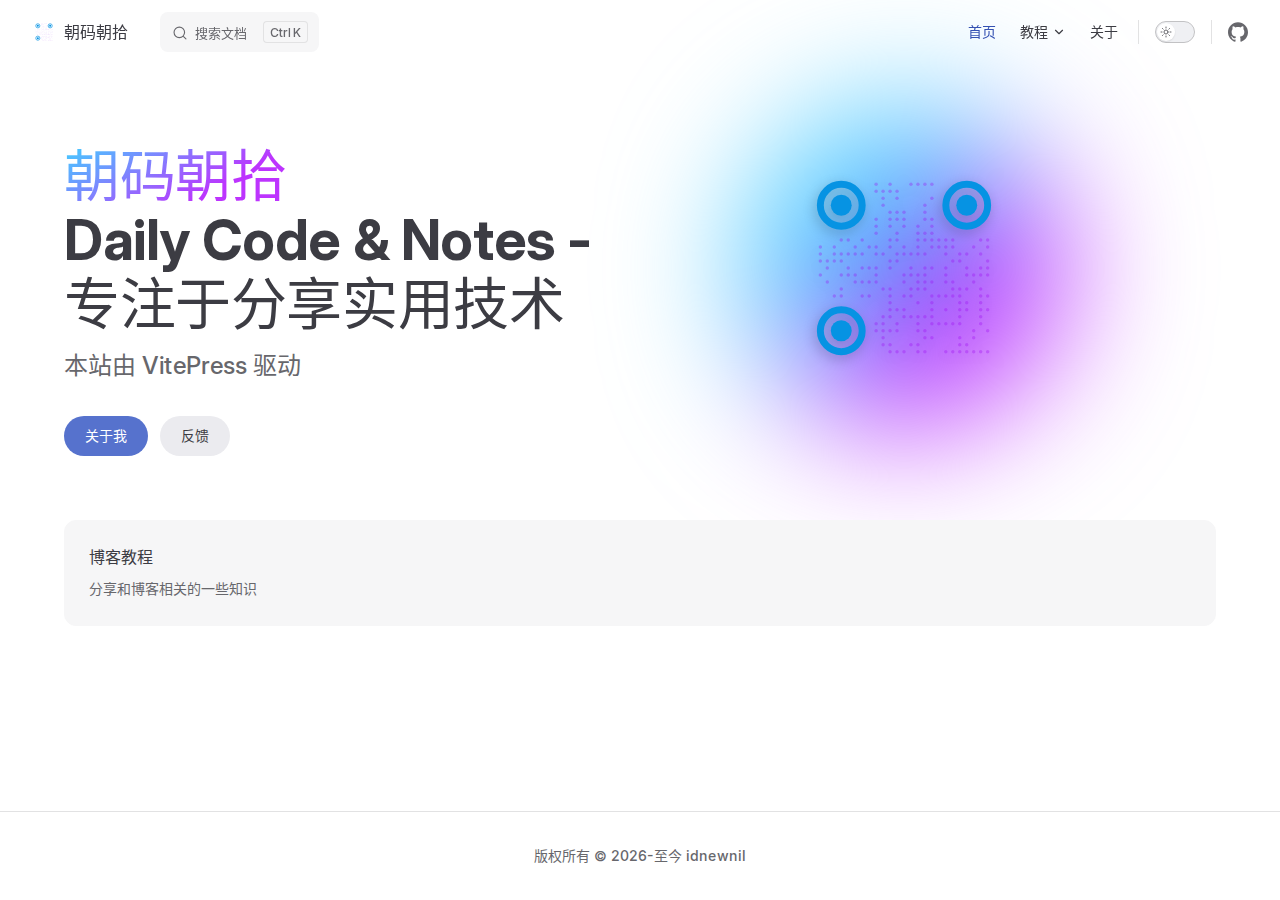
<file: index.html>
<!DOCTYPE html>
<html lang="zh-CN" dir="ltr">
  <head>
    <meta charset="utf-8">
    <meta name="viewport" content="width=device-width,initial-scale=1">
    <title>朝码朝拾</title>
    <meta name="description" content="Daily Code & Notes - 专注于分享实用技术">
    <meta name="generator" content="VitePress v1.6.4">
    <link rel="preload stylesheet" href="/assets/style.B8WJqn-F.css" as="style">
    <link rel="preload stylesheet" href="/vp-icons.css" as="style">
    <script type="module" src="/assets/chunks/metadata.f228a47d.js"></script>
    <script type="module" src="/assets/app.BUxwx6d4.js"></script>
    <link rel="preload" href="/assets/inter-roman-latin.Di8DUHzh.woff2" as="font" type="font/woff2" crossorigin="">
    <link rel="modulepreload" href="/assets/chunks/theme.BBctCChC.js">
    <link rel="modulepreload" href="/assets/chunks/framework.CbQjVMS6.js">
    <link rel="modulepreload" href="/assets/index.md.CoPSZn29.lean.js">
    <link rel="icon" type="image/svg+xml" href="/logo.svg">
    <script async src="https://www.googletagmanager.com/gtag/js?id=G-HSB4FBHW5C"></script>
    <script>window.dataLayer=window.dataLayer||[];function gtag(){dataLayer.push(arguments)}gtag("js",new Date),gtag("config","G-HSB4FBHW5C");</script>
    <script id="check-dark-mode">(()=>{const e=localStorage.getItem("vitepress-theme-appearance")||"auto",a=window.matchMedia("(prefers-color-scheme: dark)").matches;(!e||e==="auto"?a:e==="dark")&&document.documentElement.classList.add("dark")})();</script>
    <script id="check-mac-os">document.documentElement.classList.toggle("mac",/Mac|iPhone|iPod|iPad/i.test(navigator.platform));</script>
  </head>
  <body>
    <div id="app"><div class="Layout" data-v-d8b57b2d><!--[--><!--]--><!--[--><span tabindex="-1" data-v-fcbfc0e0></span><a href="#VPContent" class="VPSkipLink visually-hidden" data-v-fcbfc0e0>跳转到内容</a><!--]--><!----><header class="VPNav" data-v-d8b57b2d data-v-7ad780c2><div class="VPNavBar" data-v-7ad780c2 data-v-9fd4d1dd><div class="wrapper" data-v-9fd4d1dd><div class="container" data-v-9fd4d1dd><div class="title" data-v-9fd4d1dd><div class="VPNavBarTitle" data-v-9fd4d1dd data-v-9f43907a><a class="title" href="/" data-v-9f43907a><!--[--><!--]--><!--[--><img class="VPImage logo" src="/logo.svg" alt data-v-ab19afbb><!--]--><span data-v-9f43907a>朝码朝拾</span><!--[--><!--]--></a></div></div><div class="content" data-v-9fd4d1dd><div class="content-body" data-v-9fd4d1dd><!--[--><!--]--><div class="VPNavBarSearch search" data-v-9fd4d1dd><!--[--><!----><div id="local-search"><button type="button" class="DocSearch DocSearch-Button" aria-label="搜索文档"><span class="DocSearch-Button-Container"><span class="vp-icon DocSearch-Search-Icon"></span><span class="DocSearch-Button-Placeholder">搜索文档</span></span><span class="DocSearch-Button-Keys"><kbd class="DocSearch-Button-Key"></kbd><kbd class="DocSearch-Button-Key">K</kbd></span></button></div><!--]--></div><nav aria-labelledby="main-nav-aria-label" class="VPNavBarMenu menu" data-v-9fd4d1dd data-v-afb2845e><span id="main-nav-aria-label" class="visually-hidden" data-v-afb2845e> Main Navigation </span><!--[--><!--[--><a class="VPLink link VPNavBarMenuLink active" href="/" tabindex="0" data-v-afb2845e data-v-815115f5><!--[--><span data-v-815115f5>首页</span><!--]--></a><!--]--><!--[--><div class="VPFlyout VPNavBarMenuGroup" data-v-afb2845e data-v-bfe7971f><button type="button" class="button" aria-haspopup="true" aria-expanded="false" data-v-bfe7971f><span class="text" data-v-bfe7971f><!----><span data-v-bfe7971f>教程</span><span class="vpi-chevron-down text-icon" data-v-bfe7971f></span></span></button><div class="menu" data-v-bfe7971f><div class="VPMenu" data-v-bfe7971f data-v-20ed86d6><div class="items" data-v-20ed86d6><!--[--><!--[--><div class="VPMenuLink" data-v-20ed86d6 data-v-7eeeb2dc><a class="VPLink link" href="/blog/" data-v-7eeeb2dc><!--[--><span data-v-7eeeb2dc>博客</span><!--]--></a></div><!--]--><!--]--></div><!--[--><!--]--></div></div></div><!--]--><!--[--><a class="VPLink link VPNavBarMenuLink" href="/about.html" tabindex="0" data-v-afb2845e data-v-815115f5><!--[--><span data-v-815115f5>关于</span><!--]--></a><!--]--><!--]--></nav><!----><div class="VPNavBarAppearance appearance" data-v-9fd4d1dd data-v-3f90c1a5><button class="VPSwitch VPSwitchAppearance" type="button" role="switch" title aria-checked="false" data-v-3f90c1a5 data-v-be9742d9 data-v-b4ccac88><span class="check" data-v-b4ccac88><span class="icon" data-v-b4ccac88><!--[--><span class="vpi-sun sun" data-v-be9742d9></span><span class="vpi-moon moon" data-v-be9742d9></span><!--]--></span></span></button></div><div class="VPSocialLinks VPNavBarSocialLinks social-links" data-v-9fd4d1dd data-v-ef6192dc data-v-e71e869c><!--[--><a class="VPSocialLink no-icon" href="https://github.com/idnewnil" aria-label="github" target="_blank" rel="noopener" data-v-e71e869c data-v-60a9a2d3><span class="vpi-social-github"></span></a><!--]--></div><div class="VPFlyout VPNavBarExtra extra" data-v-9fd4d1dd data-v-f953d92f data-v-bfe7971f><button type="button" class="button" aria-haspopup="true" aria-expanded="false" aria-label="extra navigation" data-v-bfe7971f><span class="vpi-more-horizontal icon" data-v-bfe7971f></span></button><div class="menu" data-v-bfe7971f><div class="VPMenu" data-v-bfe7971f data-v-20ed86d6><!----><!--[--><!--[--><!----><div class="group" data-v-f953d92f><div class="item appearance" data-v-f953d92f><p class="label" data-v-f953d92f>主题</p><div class="appearance-action" data-v-f953d92f><button class="VPSwitch VPSwitchAppearance" type="button" role="switch" title aria-checked="false" data-v-f953d92f data-v-be9742d9 data-v-b4ccac88><span class="check" data-v-b4ccac88><span class="icon" data-v-b4ccac88><!--[--><span class="vpi-sun sun" data-v-be9742d9></span><span class="vpi-moon moon" data-v-be9742d9></span><!--]--></span></span></button></div></div></div><div class="group" data-v-f953d92f><div class="item social-links" data-v-f953d92f><div class="VPSocialLinks social-links-list" data-v-f953d92f data-v-e71e869c><!--[--><a class="VPSocialLink no-icon" href="https://github.com/idnewnil" aria-label="github" target="_blank" rel="noopener" data-v-e71e869c data-v-60a9a2d3><span class="vpi-social-github"></span></a><!--]--></div></div></div><!--]--><!--]--></div></div></div><!--[--><!--]--><button type="button" class="VPNavBarHamburger hamburger" aria-label="mobile navigation" aria-expanded="false" aria-controls="VPNavScreen" data-v-9fd4d1dd data-v-6bee1efd><span class="container" data-v-6bee1efd><span class="top" data-v-6bee1efd></span><span class="middle" data-v-6bee1efd></span><span class="bottom" data-v-6bee1efd></span></span></button></div></div></div></div><div class="divider" data-v-9fd4d1dd><div class="divider-line" data-v-9fd4d1dd></div></div></div><!----></header><!----><!----><div class="VPContent is-home" id="VPContent" data-v-d8b57b2d data-v-9a6c75ad><div class="VPHome" data-v-9a6c75ad data-v-e07eaea7><!--[--><!--]--><div class="VPHero has-image VPHomeHero" data-v-e07eaea7 data-v-dd8814ff><div class="container" data-v-dd8814ff><div class="main" data-v-dd8814ff><!--[--><!--]--><!--[--><h1 class="heading" data-v-dd8814ff><span class="name clip" data-v-dd8814ff>朝码朝拾</span><span class="text" data-v-dd8814ff>Daily Code & Notes - 专注于分享实用技术</span></h1><p class="tagline" data-v-dd8814ff>本站由 VitePress 驱动</p><!--]--><!--[--><!--]--><div class="actions" data-v-dd8814ff><!--[--><div class="action" data-v-dd8814ff><a class="VPButton medium brand" href="/about.html" data-v-dd8814ff data-v-93dc4167>关于我</a></div><div class="action" data-v-dd8814ff><a class="VPButton medium alt" href="https://github.com/idnewnil/idnewnil.github.io/issues/1" target="_blank" rel="noreferrer" data-v-dd8814ff data-v-93dc4167>反馈</a></div><!--]--></div><!--[--><!--]--></div><div class="image" data-v-dd8814ff><div class="image-container" data-v-dd8814ff><div class="image-bg" data-v-dd8814ff></div><!--[--><!--[--><img class="VPImage image-src" src="/logo.svg" alt data-v-ab19afbb><!--]--><!--]--></div></div></div></div><!--[--><!--]--><!--[--><!--]--><div class="VPFeatures VPHomeFeatures" data-v-e07eaea7 data-v-b1eea84a><div class="container" data-v-b1eea84a><div class="items" data-v-b1eea84a><!--[--><div class="item" data-v-b1eea84a><a class="VPLink link no-icon VPFeature" href="/blog/" data-v-b1eea84a data-v-bd37d1a2><!--[--><article class="box" data-v-bd37d1a2><!----><h2 class="title" data-v-bd37d1a2>博客教程</h2><p class="details" data-v-bd37d1a2>分享和博客相关的一些知识</p><!----></article><!--]--></a></div><!--]--></div></div></div><!--[--><!--]--><div class="vp-doc container" style="" data-v-e07eaea7 data-v-c141a4bd><!--[--><div style="position:relative;" data-v-e07eaea7><div></div></div><!--]--></div></div></div><footer class="VPFooter" data-v-d8b57b2d data-v-566314d4><div class="container" data-v-566314d4><!----><p class="copyright" data-v-566314d4>版权所有 © 2026-至今 idnewnil</p></div></footer><!--[--><!--]--></div></div>
    
    
  </body>
</html>
</file>
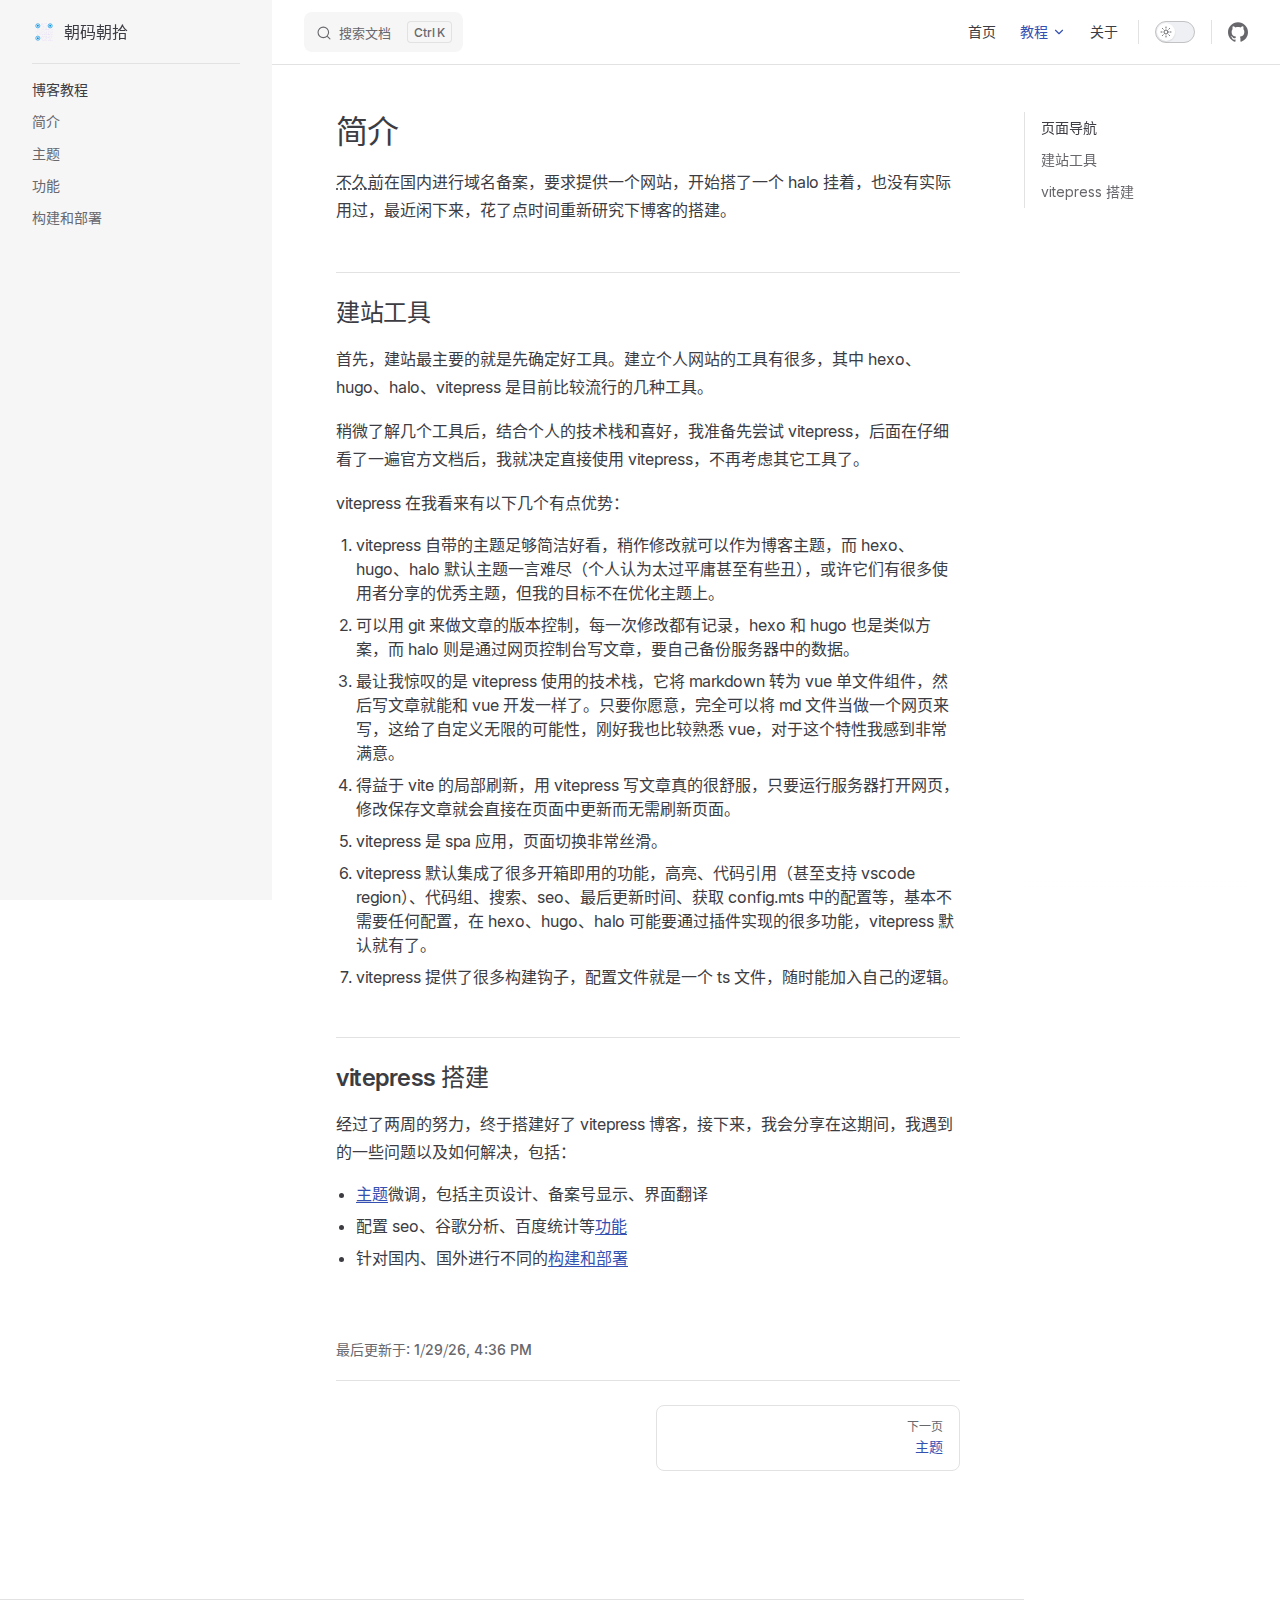
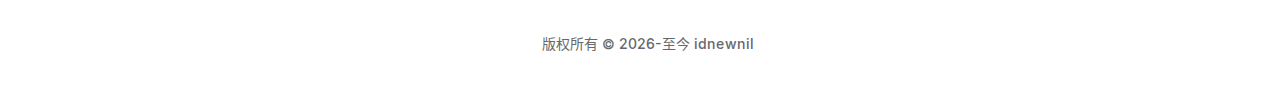
<file: blog/index.html>
<!DOCTYPE html>
<html lang="zh-CN" dir="ltr">
  <head>
    <meta charset="utf-8">
    <meta name="viewport" content="width=device-width,initial-scale=1">
    <title>简介 | 朝码朝拾</title>
    <meta name="description" content="Daily Code & Notes - 专注于分享实用技术">
    <meta name="generator" content="VitePress v1.6.4">
    <link rel="preload stylesheet" href="/assets/style.B8WJqn-F.css" as="style">
    <link rel="preload stylesheet" href="/vp-icons.css" as="style">
    <script type="module" src="/assets/chunks/metadata.f228a47d.js"></script>
    <script type="module" src="/assets/app.BUxwx6d4.js"></script>
    <link rel="preload" href="/assets/inter-roman-latin.Di8DUHzh.woff2" as="font" type="font/woff2" crossorigin="">
    <link rel="modulepreload" href="/assets/chunks/theme.BBctCChC.js">
    <link rel="modulepreload" href="/assets/chunks/framework.CbQjVMS6.js">
    <link rel="modulepreload" href="/assets/blog_index.md.DJwupUi9.lean.js">
    <link rel="icon" type="image/svg+xml" href="/logo.svg">
    <script async src="https://www.googletagmanager.com/gtag/js?id=G-HSB4FBHW5C"></script>
    <script>window.dataLayer=window.dataLayer||[];function gtag(){dataLayer.push(arguments)}gtag("js",new Date),gtag("config","G-HSB4FBHW5C");</script>
    <script id="check-dark-mode">(()=>{const e=localStorage.getItem("vitepress-theme-appearance")||"auto",a=window.matchMedia("(prefers-color-scheme: dark)").matches;(!e||e==="auto"?a:e==="dark")&&document.documentElement.classList.add("dark")})();</script>
    <script id="check-mac-os">document.documentElement.classList.toggle("mac",/Mac|iPhone|iPod|iPad/i.test(navigator.platform));</script>
  </head>
  <body>
    <div id="app"><div class="Layout" data-v-d8b57b2d><!--[--><!--]--><!--[--><span tabindex="-1" data-v-fcbfc0e0></span><a href="#VPContent" class="VPSkipLink visually-hidden" data-v-fcbfc0e0>跳转到内容</a><!--]--><!----><header class="VPNav" data-v-d8b57b2d data-v-7ad780c2><div class="VPNavBar" data-v-7ad780c2 data-v-9fd4d1dd><div class="wrapper" data-v-9fd4d1dd><div class="container" data-v-9fd4d1dd><div class="title" data-v-9fd4d1dd><div class="VPNavBarTitle has-sidebar" data-v-9fd4d1dd data-v-9f43907a><a class="title" href="/" data-v-9f43907a><!--[--><!--]--><!--[--><img class="VPImage logo" src="/logo.svg" alt data-v-ab19afbb><!--]--><span data-v-9f43907a>朝码朝拾</span><!--[--><!--]--></a></div></div><div class="content" data-v-9fd4d1dd><div class="content-body" data-v-9fd4d1dd><!--[--><!--]--><div class="VPNavBarSearch search" data-v-9fd4d1dd><!--[--><!----><div id="local-search"><button type="button" class="DocSearch DocSearch-Button" aria-label="搜索文档"><span class="DocSearch-Button-Container"><span class="vp-icon DocSearch-Search-Icon"></span><span class="DocSearch-Button-Placeholder">搜索文档</span></span><span class="DocSearch-Button-Keys"><kbd class="DocSearch-Button-Key"></kbd><kbd class="DocSearch-Button-Key">K</kbd></span></button></div><!--]--></div><nav aria-labelledby="main-nav-aria-label" class="VPNavBarMenu menu" data-v-9fd4d1dd data-v-afb2845e><span id="main-nav-aria-label" class="visually-hidden" data-v-afb2845e> Main Navigation </span><!--[--><!--[--><a class="VPLink link VPNavBarMenuLink" href="/" tabindex="0" data-v-afb2845e data-v-815115f5><!--[--><span data-v-815115f5>首页</span><!--]--></a><!--]--><!--[--><div class="VPFlyout VPNavBarMenuGroup active" data-v-afb2845e data-v-bfe7971f><button type="button" class="button" aria-haspopup="true" aria-expanded="false" data-v-bfe7971f><span class="text" data-v-bfe7971f><!----><span data-v-bfe7971f>教程</span><span class="vpi-chevron-down text-icon" data-v-bfe7971f></span></span></button><div class="menu" data-v-bfe7971f><div class="VPMenu" data-v-bfe7971f data-v-20ed86d6><div class="items" data-v-20ed86d6><!--[--><!--[--><div class="VPMenuLink" data-v-20ed86d6 data-v-7eeeb2dc><a class="VPLink link active" href="/blog/" data-v-7eeeb2dc><!--[--><span data-v-7eeeb2dc>博客</span><!--]--></a></div><!--]--><!--]--></div><!--[--><!--]--></div></div></div><!--]--><!--[--><a class="VPLink link VPNavBarMenuLink" href="/about.html" tabindex="0" data-v-afb2845e data-v-815115f5><!--[--><span data-v-815115f5>关于</span><!--]--></a><!--]--><!--]--></nav><!----><div class="VPNavBarAppearance appearance" data-v-9fd4d1dd data-v-3f90c1a5><button class="VPSwitch VPSwitchAppearance" type="button" role="switch" title aria-checked="false" data-v-3f90c1a5 data-v-be9742d9 data-v-b4ccac88><span class="check" data-v-b4ccac88><span class="icon" data-v-b4ccac88><!--[--><span class="vpi-sun sun" data-v-be9742d9></span><span class="vpi-moon moon" data-v-be9742d9></span><!--]--></span></span></button></div><div class="VPSocialLinks VPNavBarSocialLinks social-links" data-v-9fd4d1dd data-v-ef6192dc data-v-e71e869c><!--[--><a class="VPSocialLink no-icon" href="https://github.com/idnewnil" aria-label="github" target="_blank" rel="noopener" data-v-e71e869c data-v-60a9a2d3><span class="vpi-social-github"></span></a><!--]--></div><div class="VPFlyout VPNavBarExtra extra" data-v-9fd4d1dd data-v-f953d92f data-v-bfe7971f><button type="button" class="button" aria-haspopup="true" aria-expanded="false" aria-label="extra navigation" data-v-bfe7971f><span class="vpi-more-horizontal icon" data-v-bfe7971f></span></button><div class="menu" data-v-bfe7971f><div class="VPMenu" data-v-bfe7971f data-v-20ed86d6><!----><!--[--><!--[--><!----><div class="group" data-v-f953d92f><div class="item appearance" data-v-f953d92f><p class="label" data-v-f953d92f>主题</p><div class="appearance-action" data-v-f953d92f><button class="VPSwitch VPSwitchAppearance" type="button" role="switch" title aria-checked="false" data-v-f953d92f data-v-be9742d9 data-v-b4ccac88><span class="check" data-v-b4ccac88><span class="icon" data-v-b4ccac88><!--[--><span class="vpi-sun sun" data-v-be9742d9></span><span class="vpi-moon moon" data-v-be9742d9></span><!--]--></span></span></button></div></div></div><div class="group" data-v-f953d92f><div class="item social-links" data-v-f953d92f><div class="VPSocialLinks social-links-list" data-v-f953d92f data-v-e71e869c><!--[--><a class="VPSocialLink no-icon" href="https://github.com/idnewnil" aria-label="github" target="_blank" rel="noopener" data-v-e71e869c data-v-60a9a2d3><span class="vpi-social-github"></span></a><!--]--></div></div></div><!--]--><!--]--></div></div></div><!--[--><!--]--><button type="button" class="VPNavBarHamburger hamburger" aria-label="mobile navigation" aria-expanded="false" aria-controls="VPNavScreen" data-v-9fd4d1dd data-v-6bee1efd><span class="container" data-v-6bee1efd><span class="top" data-v-6bee1efd></span><span class="middle" data-v-6bee1efd></span><span class="bottom" data-v-6bee1efd></span></span></button></div></div></div></div><div class="divider" data-v-9fd4d1dd><div class="divider-line" data-v-9fd4d1dd></div></div></div><!----></header><div class="VPLocalNav has-sidebar empty" data-v-d8b57b2d data-v-2488c25a><div class="container" data-v-2488c25a><button class="menu" aria-expanded="false" aria-controls="VPSidebarNav" data-v-2488c25a><span class="vpi-align-left menu-icon" data-v-2488c25a></span><span class="menu-text" data-v-2488c25a>菜单</span></button><div class="VPLocalNavOutlineDropdown" style="--vp-vh:0px;" data-v-2488c25a data-v-6b867909><button data-v-6b867909>回到顶部</button><!----></div></div></div><aside class="VPSidebar" data-v-d8b57b2d data-v-42c4c606><div class="curtain" data-v-42c4c606></div><nav class="nav" id="VPSidebarNav" aria-labelledby="sidebar-aria-label" tabindex="-1" data-v-42c4c606><span class="visually-hidden" id="sidebar-aria-label" data-v-42c4c606> Sidebar Navigation </span><!--[--><!--]--><!--[--><div class="no-transition group" data-v-51288d80><section class="VPSidebarItem level-0" data-v-51288d80 data-v-0009425e><div class="item" role="button" tabindex="0" data-v-0009425e><div class="indicator" data-v-0009425e></div><h2 class="text" data-v-0009425e>博客教程</h2><!----></div><div class="items" data-v-0009425e><!--[--><div class="VPSidebarItem level-1 is-link" data-v-0009425e data-v-0009425e><div class="item" data-v-0009425e><div class="indicator" data-v-0009425e></div><a class="VPLink link link" href="/blog/" data-v-0009425e><!--[--><p class="text" data-v-0009425e>简介</p><!--]--></a><!----></div><!----></div><div class="VPSidebarItem level-1 is-link" data-v-0009425e data-v-0009425e><div class="item" data-v-0009425e><div class="indicator" data-v-0009425e></div><a class="VPLink link link" href="/blog/theme.html" data-v-0009425e><!--[--><p class="text" data-v-0009425e>主题</p><!--]--></a><!----></div><!----></div><div class="VPSidebarItem level-1 is-link" data-v-0009425e data-v-0009425e><div class="item" data-v-0009425e><div class="indicator" data-v-0009425e></div><a class="VPLink link link" href="/blog/feature.html" data-v-0009425e><!--[--><p class="text" data-v-0009425e>功能</p><!--]--></a><!----></div><!----></div><div class="VPSidebarItem level-1 is-link" data-v-0009425e data-v-0009425e><div class="item" data-v-0009425e><div class="indicator" data-v-0009425e></div><a class="VPLink link link" href="/blog/build-and-deploy.html" data-v-0009425e><!--[--><p class="text" data-v-0009425e>构建和部署</p><!--]--></a><!----></div><!----></div><!--]--></div></section></div><!--]--><!--[--><!--]--></nav></aside><div class="VPContent has-sidebar" id="VPContent" data-v-d8b57b2d data-v-9a6c75ad><div class="VPDoc has-sidebar has-aside" data-v-9a6c75ad data-v-e6f2a212><!--[--><!--]--><div class="container" data-v-e6f2a212><div class="aside" data-v-e6f2a212><div class="aside-curtain" data-v-e6f2a212></div><div class="aside-container" data-v-e6f2a212><div class="aside-content" data-v-e6f2a212><div class="VPDocAside" data-v-e6f2a212 data-v-cb998dce><!--[--><!--]--><!--[--><!--]--><nav aria-labelledby="doc-outline-aria-label" class="VPDocAsideOutline" data-v-cb998dce data-v-f610f197><div class="content" data-v-f610f197><div class="outline-marker" data-v-f610f197></div><div aria-level="2" class="outline-title" id="doc-outline-aria-label" role="heading" data-v-f610f197>页面导航</div><ul class="VPDocOutlineItem root" data-v-f610f197 data-v-53c99d69><!--[--><!--]--></ul></div></nav><!--[--><!--]--><div class="spacer" data-v-cb998dce></div><!--[--><!--]--><!----><!--[--><!--]--><!--[--><!--]--></div></div></div></div><div class="content" data-v-e6f2a212><div class="content-container" data-v-e6f2a212><!--[--><!--]--><main class="main" data-v-e6f2a212><div style="position:relative;" class="vp-doc _blog_" data-v-e6f2a212><div><h1 id="简介" tabindex="-1">简介 <a class="header-anchor" href="#简介" aria-label="Permalink to &quot;简介&quot;">​</a></h1><p><abbr title="2025-12">不久前</abbr>在国内进行域名备案，要求提供一个网站，开始搭了一个 halo 挂着，也没有实际用过，最近闲下来，花了点时间重新研究下博客的搭建。</p><h2 id="建站工具" tabindex="-1">建站工具 <a class="header-anchor" href="#建站工具" aria-label="Permalink to &quot;建站工具&quot;">​</a></h2><p>首先，建站最主要的就是先确定好工具。建立个人网站的工具有很多，其中 hexo、hugo、halo、vitepress 是目前比较流行的几种工具。</p><p>稍微了解几个工具后，结合个人的技术栈和喜好，我准备先尝试 vitepress，后面在仔细看了一遍官方文档后，我就决定直接使用 vitepress，不再考虑其它工具了。</p><p>vitepress 在我看来有以下几个有点优势：</p><ol><li>vitepress 自带的主题足够简洁好看，稍作修改就可以作为博客主题，而 hexo、hugo、halo 默认主题一言难尽（个人认为太过平庸甚至有些丑），或许它们有很多使用者分享的优秀主题，但我的目标不在优化主题上。</li><li>可以用 git 来做文章的版本控制，每一次修改都有记录，hexo 和 hugo 也是类似方案，而 halo 则是通过网页控制台写文章，要自己备份服务器中的数据。</li><li>最让我惊叹的是 vitepress 使用的技术栈，它将 markdown 转为 vue 单文件组件，然后写文章就能和 vue 开发一样了。只要你愿意，完全可以将 md 文件当做一个网页来写，这给了自定义无限的可能性，刚好我也比较熟悉 vue，对于这个特性我感到非常满意。</li><li>得益于 vite 的局部刷新，用 vitepress 写文章真的很舒服，只要运行服务器打开网页，修改保存文章就会直接在页面中更新而无需刷新页面。</li><li>vitepress 是 spa 应用，页面切换非常丝滑。</li><li>vitepress 默认集成了很多开箱即用的功能，高亮、代码引用（甚至支持 vscode region）、代码组、搜索、seo、最后更新时间、获取 config.mts 中的配置等，基本不需要任何配置，在 hexo、hugo、halo 可能要通过插件实现的很多功能，vitepress 默认就有了。</li><li>vitepress 提供了很多构建钩子，配置文件就是一个 ts 文件，随时能加入自己的逻辑。</li></ol><h2 id="vitepress-搭建" tabindex="-1">vitepress 搭建 <a class="header-anchor" href="#vitepress-搭建" aria-label="Permalink to &quot;vitepress 搭建&quot;">​</a></h2><p>经过了两周的努力，终于搭建好了 vitepress 博客，接下来，我会分享在这期间，我遇到的一些问题以及如何解决，包括：</p><ul><li><a href="./theme.html">主题</a>微调，包括主页设计、备案号显示、界面翻译</li><li>配置 seo、谷歌分析、百度统计等<a href="./feature.html">功能</a></li><li>针对国内、国外进行不同的<a href="./build-and-deploy.html">构建和部署</a></li></ul></div></div></main><footer class="VPDocFooter" data-v-e6f2a212 data-v-1bcd8184><!--[--><!--]--><div class="edit-info" data-v-1bcd8184><!----><div class="last-updated" data-v-1bcd8184><p class="VPLastUpdated" data-v-1bcd8184 data-v-1bb0c8a8>最后更新于: <time datetime="2026-01-29T16:36:07.000Z" data-v-1bb0c8a8></time></p></div></div><nav class="prev-next" aria-labelledby="doc-footer-aria-label" data-v-1bcd8184><span class="visually-hidden" id="doc-footer-aria-label" data-v-1bcd8184>Pager</span><div class="pager" data-v-1bcd8184><!----></div><div class="pager" data-v-1bcd8184><a class="VPLink link pager-link next" href="./theme.html" data-v-1bcd8184><!--[--><span class="desc" data-v-1bcd8184>下一页</span><span class="title" data-v-1bcd8184>主题</span><!--]--></a></div></nav></footer><!--[--><!--]--></div></div></div><!--[--><!--]--></div></div><footer class="VPFooter has-sidebar" data-v-d8b57b2d data-v-566314d4><div class="container" data-v-566314d4><!----><p class="copyright" data-v-566314d4>版权所有 © 2026-至今 idnewnil</p></div></footer><!--[--><!--]--></div></div>
    
    
  </body>
</html>
</file>
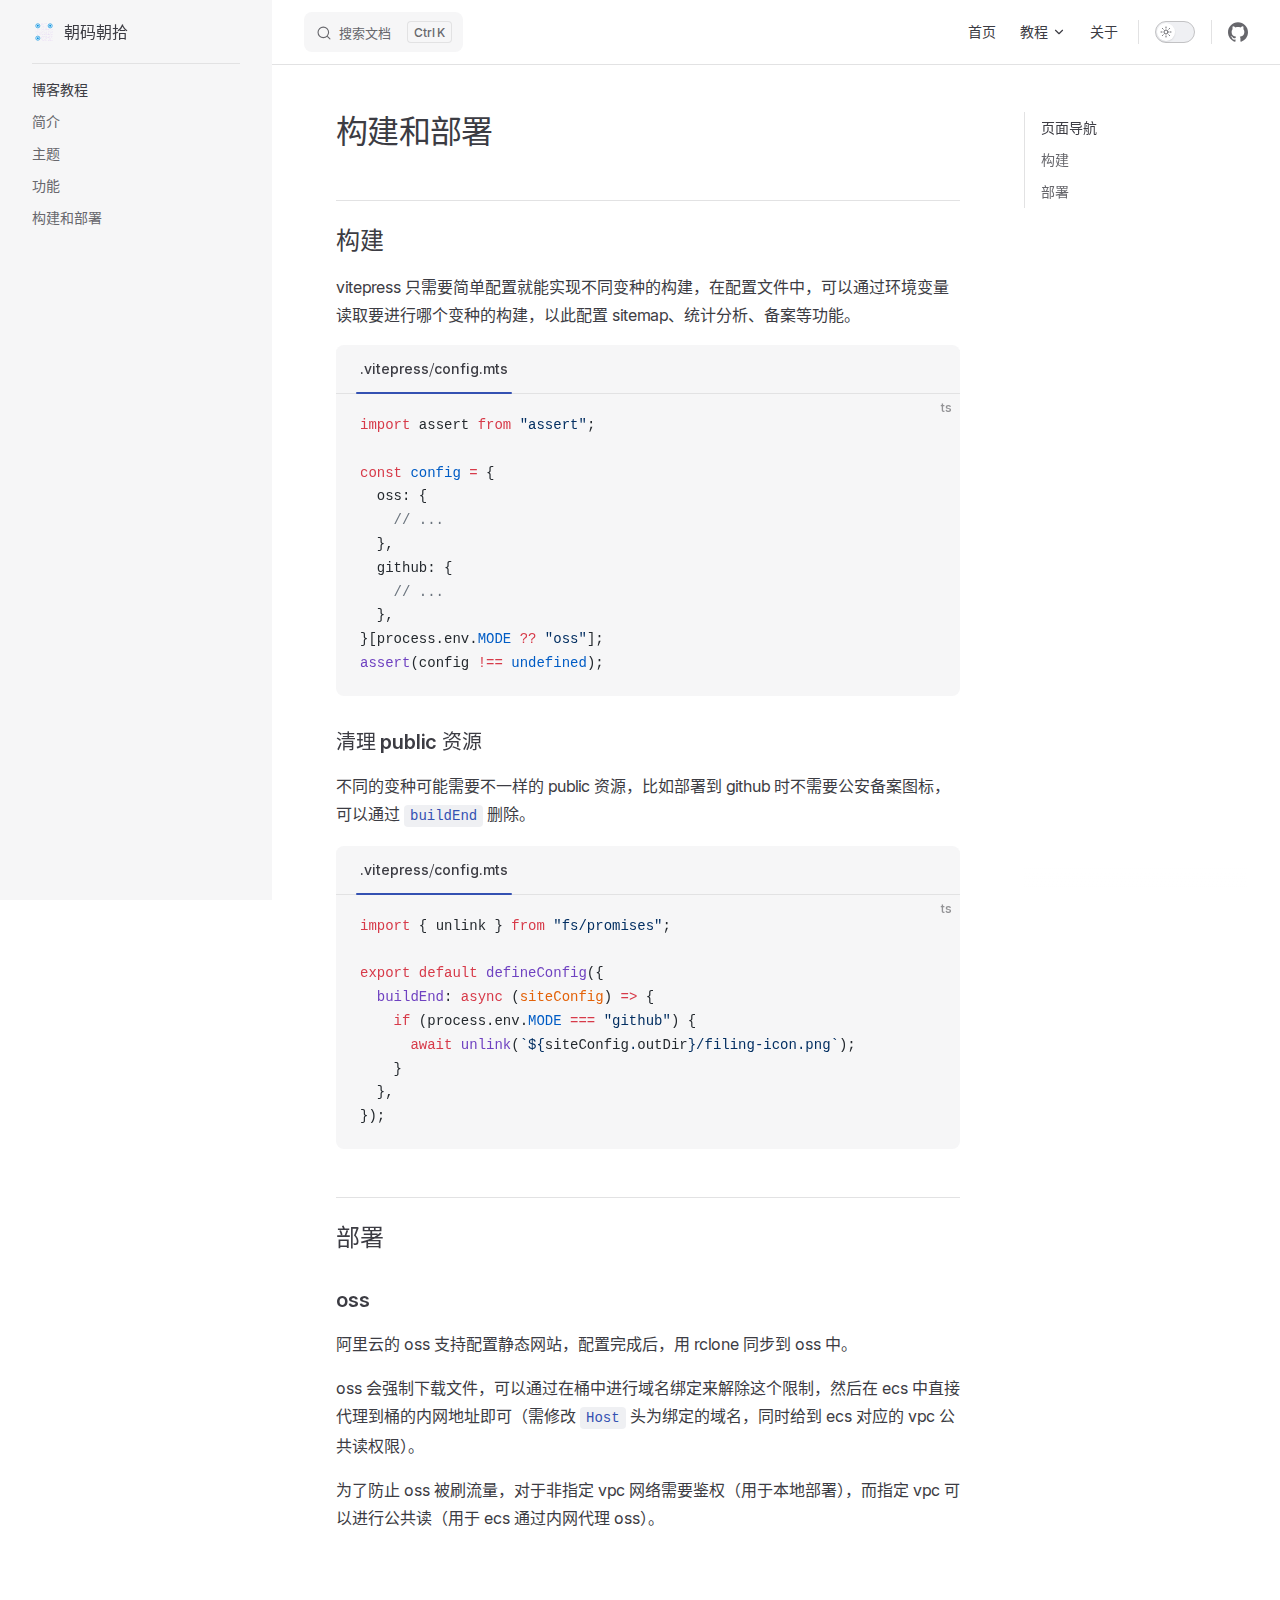
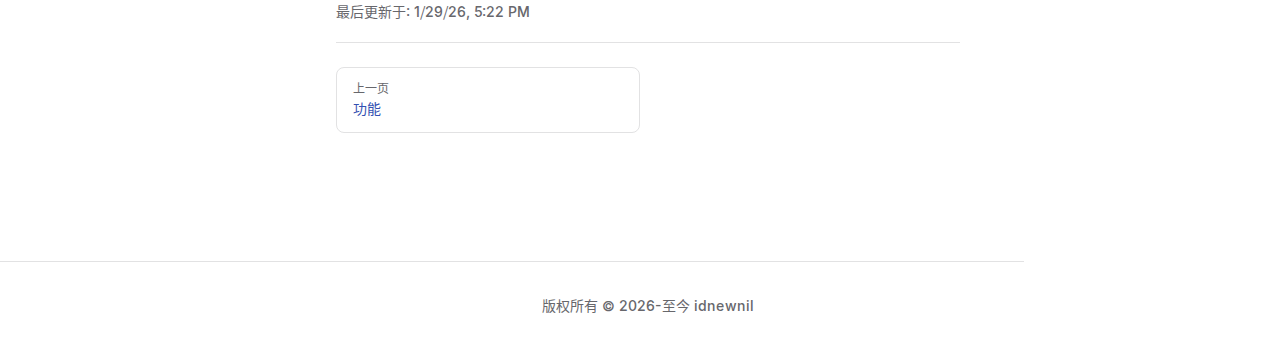
<file: blog/build-and-deploy.html>
<!DOCTYPE html>
<html lang="zh-CN" dir="ltr">
  <head>
    <meta charset="utf-8">
    <meta name="viewport" content="width=device-width,initial-scale=1">
    <title>构建和部署 | 朝码朝拾</title>
    <meta name="description" content="Daily Code & Notes - 专注于分享实用技术">
    <meta name="generator" content="VitePress v1.6.4">
    <link rel="preload stylesheet" href="/assets/style.B8WJqn-F.css" as="style">
    <link rel="preload stylesheet" href="/vp-icons.css" as="style">
    <script type="module" src="/assets/chunks/metadata.f228a47d.js"></script>
    <script type="module" src="/assets/app.BUxwx6d4.js"></script>
    <link rel="preload" href="/assets/inter-roman-latin.Di8DUHzh.woff2" as="font" type="font/woff2" crossorigin="">
    <link rel="modulepreload" href="/assets/chunks/theme.BBctCChC.js">
    <link rel="modulepreload" href="/assets/chunks/framework.CbQjVMS6.js">
    <link rel="modulepreload" href="/assets/blog_build-and-deploy.md.vMq9IaVc.lean.js">
    <link rel="icon" type="image/svg+xml" href="/logo.svg">
    <script async src="https://www.googletagmanager.com/gtag/js?id=G-HSB4FBHW5C"></script>
    <script>window.dataLayer=window.dataLayer||[];function gtag(){dataLayer.push(arguments)}gtag("js",new Date),gtag("config","G-HSB4FBHW5C");</script>
    <script id="check-dark-mode">(()=>{const e=localStorage.getItem("vitepress-theme-appearance")||"auto",a=window.matchMedia("(prefers-color-scheme: dark)").matches;(!e||e==="auto"?a:e==="dark")&&document.documentElement.classList.add("dark")})();</script>
    <script id="check-mac-os">document.documentElement.classList.toggle("mac",/Mac|iPhone|iPod|iPad/i.test(navigator.platform));</script>
  </head>
  <body>
    <div id="app"><div class="Layout" data-v-d8b57b2d><!--[--><!--]--><!--[--><span tabindex="-1" data-v-fcbfc0e0></span><a href="#VPContent" class="VPSkipLink visually-hidden" data-v-fcbfc0e0>跳转到内容</a><!--]--><!----><header class="VPNav" data-v-d8b57b2d data-v-7ad780c2><div class="VPNavBar" data-v-7ad780c2 data-v-9fd4d1dd><div class="wrapper" data-v-9fd4d1dd><div class="container" data-v-9fd4d1dd><div class="title" data-v-9fd4d1dd><div class="VPNavBarTitle has-sidebar" data-v-9fd4d1dd data-v-9f43907a><a class="title" href="/" data-v-9f43907a><!--[--><!--]--><!--[--><img class="VPImage logo" src="/logo.svg" alt data-v-ab19afbb><!--]--><span data-v-9f43907a>朝码朝拾</span><!--[--><!--]--></a></div></div><div class="content" data-v-9fd4d1dd><div class="content-body" data-v-9fd4d1dd><!--[--><!--]--><div class="VPNavBarSearch search" data-v-9fd4d1dd><!--[--><!----><div id="local-search"><button type="button" class="DocSearch DocSearch-Button" aria-label="搜索文档"><span class="DocSearch-Button-Container"><span class="vp-icon DocSearch-Search-Icon"></span><span class="DocSearch-Button-Placeholder">搜索文档</span></span><span class="DocSearch-Button-Keys"><kbd class="DocSearch-Button-Key"></kbd><kbd class="DocSearch-Button-Key">K</kbd></span></button></div><!--]--></div><nav aria-labelledby="main-nav-aria-label" class="VPNavBarMenu menu" data-v-9fd4d1dd data-v-afb2845e><span id="main-nav-aria-label" class="visually-hidden" data-v-afb2845e> Main Navigation </span><!--[--><!--[--><a class="VPLink link VPNavBarMenuLink" href="/" tabindex="0" data-v-afb2845e data-v-815115f5><!--[--><span data-v-815115f5>首页</span><!--]--></a><!--]--><!--[--><div class="VPFlyout VPNavBarMenuGroup" data-v-afb2845e data-v-bfe7971f><button type="button" class="button" aria-haspopup="true" aria-expanded="false" data-v-bfe7971f><span class="text" data-v-bfe7971f><!----><span data-v-bfe7971f>教程</span><span class="vpi-chevron-down text-icon" data-v-bfe7971f></span></span></button><div class="menu" data-v-bfe7971f><div class="VPMenu" data-v-bfe7971f data-v-20ed86d6><div class="items" data-v-20ed86d6><!--[--><!--[--><div class="VPMenuLink" data-v-20ed86d6 data-v-7eeeb2dc><a class="VPLink link" href="/blog/" data-v-7eeeb2dc><!--[--><span data-v-7eeeb2dc>博客</span><!--]--></a></div><!--]--><!--]--></div><!--[--><!--]--></div></div></div><!--]--><!--[--><a class="VPLink link VPNavBarMenuLink" href="/about.html" tabindex="0" data-v-afb2845e data-v-815115f5><!--[--><span data-v-815115f5>关于</span><!--]--></a><!--]--><!--]--></nav><!----><div class="VPNavBarAppearance appearance" data-v-9fd4d1dd data-v-3f90c1a5><button class="VPSwitch VPSwitchAppearance" type="button" role="switch" title aria-checked="false" data-v-3f90c1a5 data-v-be9742d9 data-v-b4ccac88><span class="check" data-v-b4ccac88><span class="icon" data-v-b4ccac88><!--[--><span class="vpi-sun sun" data-v-be9742d9></span><span class="vpi-moon moon" data-v-be9742d9></span><!--]--></span></span></button></div><div class="VPSocialLinks VPNavBarSocialLinks social-links" data-v-9fd4d1dd data-v-ef6192dc data-v-e71e869c><!--[--><a class="VPSocialLink no-icon" href="https://github.com/idnewnil" aria-label="github" target="_blank" rel="noopener" data-v-e71e869c data-v-60a9a2d3><span class="vpi-social-github"></span></a><!--]--></div><div class="VPFlyout VPNavBarExtra extra" data-v-9fd4d1dd data-v-f953d92f data-v-bfe7971f><button type="button" class="button" aria-haspopup="true" aria-expanded="false" aria-label="extra navigation" data-v-bfe7971f><span class="vpi-more-horizontal icon" data-v-bfe7971f></span></button><div class="menu" data-v-bfe7971f><div class="VPMenu" data-v-bfe7971f data-v-20ed86d6><!----><!--[--><!--[--><!----><div class="group" data-v-f953d92f><div class="item appearance" data-v-f953d92f><p class="label" data-v-f953d92f>主题</p><div class="appearance-action" data-v-f953d92f><button class="VPSwitch VPSwitchAppearance" type="button" role="switch" title aria-checked="false" data-v-f953d92f data-v-be9742d9 data-v-b4ccac88><span class="check" data-v-b4ccac88><span class="icon" data-v-b4ccac88><!--[--><span class="vpi-sun sun" data-v-be9742d9></span><span class="vpi-moon moon" data-v-be9742d9></span><!--]--></span></span></button></div></div></div><div class="group" data-v-f953d92f><div class="item social-links" data-v-f953d92f><div class="VPSocialLinks social-links-list" data-v-f953d92f data-v-e71e869c><!--[--><a class="VPSocialLink no-icon" href="https://github.com/idnewnil" aria-label="github" target="_blank" rel="noopener" data-v-e71e869c data-v-60a9a2d3><span class="vpi-social-github"></span></a><!--]--></div></div></div><!--]--><!--]--></div></div></div><!--[--><!--]--><button type="button" class="VPNavBarHamburger hamburger" aria-label="mobile navigation" aria-expanded="false" aria-controls="VPNavScreen" data-v-9fd4d1dd data-v-6bee1efd><span class="container" data-v-6bee1efd><span class="top" data-v-6bee1efd></span><span class="middle" data-v-6bee1efd></span><span class="bottom" data-v-6bee1efd></span></span></button></div></div></div></div><div class="divider" data-v-9fd4d1dd><div class="divider-line" data-v-9fd4d1dd></div></div></div><!----></header><div class="VPLocalNav has-sidebar empty" data-v-d8b57b2d data-v-2488c25a><div class="container" data-v-2488c25a><button class="menu" aria-expanded="false" aria-controls="VPSidebarNav" data-v-2488c25a><span class="vpi-align-left menu-icon" data-v-2488c25a></span><span class="menu-text" data-v-2488c25a>菜单</span></button><div class="VPLocalNavOutlineDropdown" style="--vp-vh:0px;" data-v-2488c25a data-v-6b867909><button data-v-6b867909>回到顶部</button><!----></div></div></div><aside class="VPSidebar" data-v-d8b57b2d data-v-42c4c606><div class="curtain" data-v-42c4c606></div><nav class="nav" id="VPSidebarNav" aria-labelledby="sidebar-aria-label" tabindex="-1" data-v-42c4c606><span class="visually-hidden" id="sidebar-aria-label" data-v-42c4c606> Sidebar Navigation </span><!--[--><!--]--><!--[--><div class="no-transition group" data-v-51288d80><section class="VPSidebarItem level-0" data-v-51288d80 data-v-0009425e><div class="item" role="button" tabindex="0" data-v-0009425e><div class="indicator" data-v-0009425e></div><h2 class="text" data-v-0009425e>博客教程</h2><!----></div><div class="items" data-v-0009425e><!--[--><div class="VPSidebarItem level-1 is-link" data-v-0009425e data-v-0009425e><div class="item" data-v-0009425e><div class="indicator" data-v-0009425e></div><a class="VPLink link link" href="/blog/" data-v-0009425e><!--[--><p class="text" data-v-0009425e>简介</p><!--]--></a><!----></div><!----></div><div class="VPSidebarItem level-1 is-link" data-v-0009425e data-v-0009425e><div class="item" data-v-0009425e><div class="indicator" data-v-0009425e></div><a class="VPLink link link" href="/blog/theme.html" data-v-0009425e><!--[--><p class="text" data-v-0009425e>主题</p><!--]--></a><!----></div><!----></div><div class="VPSidebarItem level-1 is-link" data-v-0009425e data-v-0009425e><div class="item" data-v-0009425e><div class="indicator" data-v-0009425e></div><a class="VPLink link link" href="/blog/feature.html" data-v-0009425e><!--[--><p class="text" data-v-0009425e>功能</p><!--]--></a><!----></div><!----></div><div class="VPSidebarItem level-1 is-link" data-v-0009425e data-v-0009425e><div class="item" data-v-0009425e><div class="indicator" data-v-0009425e></div><a class="VPLink link link" href="/blog/build-and-deploy.html" data-v-0009425e><!--[--><p class="text" data-v-0009425e>构建和部署</p><!--]--></a><!----></div><!----></div><!--]--></div></section></div><!--]--><!--[--><!--]--></nav></aside><div class="VPContent has-sidebar" id="VPContent" data-v-d8b57b2d data-v-9a6c75ad><div class="VPDoc has-sidebar has-aside" data-v-9a6c75ad data-v-e6f2a212><!--[--><!--]--><div class="container" data-v-e6f2a212><div class="aside" data-v-e6f2a212><div class="aside-curtain" data-v-e6f2a212></div><div class="aside-container" data-v-e6f2a212><div class="aside-content" data-v-e6f2a212><div class="VPDocAside" data-v-e6f2a212 data-v-cb998dce><!--[--><!--]--><!--[--><!--]--><nav aria-labelledby="doc-outline-aria-label" class="VPDocAsideOutline" data-v-cb998dce data-v-f610f197><div class="content" data-v-f610f197><div class="outline-marker" data-v-f610f197></div><div aria-level="2" class="outline-title" id="doc-outline-aria-label" role="heading" data-v-f610f197>页面导航</div><ul class="VPDocOutlineItem root" data-v-f610f197 data-v-53c99d69><!--[--><!--]--></ul></div></nav><!--[--><!--]--><div class="spacer" data-v-cb998dce></div><!--[--><!--]--><!----><!--[--><!--]--><!--[--><!--]--></div></div></div></div><div class="content" data-v-e6f2a212><div class="content-container" data-v-e6f2a212><!--[--><!--]--><main class="main" data-v-e6f2a212><div style="position:relative;" class="vp-doc _blog_build-and-deploy" data-v-e6f2a212><div><h1 id="构建和部署" tabindex="-1">构建和部署 <a class="header-anchor" href="#构建和部署" aria-label="Permalink to &quot;构建和部署&quot;">​</a></h1><h2 id="构建" tabindex="-1">构建 <a class="header-anchor" href="#构建" aria-label="Permalink to &quot;构建&quot;">​</a></h2><p>vitepress 只需要简单配置就能实现不同变种的构建，在配置文件中，可以通过环境变量读取要进行哪个变种的构建，以此配置 sitemap、统计分析、备案等功能。</p><div class="vp-code-group vp-adaptive-theme"><div class="tabs"><input type="radio" name="group-MwwI-" id="tab-HOfDW2G" checked><label data-title=".vitepress/config.mts" for="tab-HOfDW2G">.vitepress/config.mts</label></div><div class="blocks"><div class="language-ts vp-adaptive-theme active"><button title="Copy Code" class="copy"></button><span class="lang">ts</span><pre class="shiki shiki-themes github-light github-dark vp-code" tabindex="0"><code><span class="line"><span style="--shiki-light:#D73A49;--shiki-dark:#F97583;">import</span><span style="--shiki-light:#24292E;--shiki-dark:#E1E4E8;"> assert </span><span style="--shiki-light:#D73A49;--shiki-dark:#F97583;">from</span><span style="--shiki-light:#032F62;--shiki-dark:#9ECBFF;"> &quot;assert&quot;</span><span style="--shiki-light:#24292E;--shiki-dark:#E1E4E8;">;</span></span>
<span class="line"></span>
<span class="line"><span style="--shiki-light:#D73A49;--shiki-dark:#F97583;">const</span><span style="--shiki-light:#005CC5;--shiki-dark:#79B8FF;"> config</span><span style="--shiki-light:#D73A49;--shiki-dark:#F97583;"> =</span><span style="--shiki-light:#24292E;--shiki-dark:#E1E4E8;"> {</span></span>
<span class="line"><span style="--shiki-light:#24292E;--shiki-dark:#E1E4E8;">  oss: {</span></span>
<span class="line"><span style="--shiki-light:#6A737D;--shiki-dark:#6A737D;">    // ...</span></span>
<span class="line"><span style="--shiki-light:#24292E;--shiki-dark:#E1E4E8;">  },</span></span>
<span class="line"><span style="--shiki-light:#24292E;--shiki-dark:#E1E4E8;">  github: {</span></span>
<span class="line"><span style="--shiki-light:#6A737D;--shiki-dark:#6A737D;">    // ...</span></span>
<span class="line"><span style="--shiki-light:#24292E;--shiki-dark:#E1E4E8;">  },</span></span>
<span class="line"><span style="--shiki-light:#24292E;--shiki-dark:#E1E4E8;">}[process.env.</span><span style="--shiki-light:#005CC5;--shiki-dark:#79B8FF;">MODE</span><span style="--shiki-light:#D73A49;--shiki-dark:#F97583;"> ??</span><span style="--shiki-light:#032F62;--shiki-dark:#9ECBFF;"> &quot;oss&quot;</span><span style="--shiki-light:#24292E;--shiki-dark:#E1E4E8;">];</span></span>
<span class="line"><span style="--shiki-light:#6F42C1;--shiki-dark:#B392F0;">assert</span><span style="--shiki-light:#24292E;--shiki-dark:#E1E4E8;">(config </span><span style="--shiki-light:#D73A49;--shiki-dark:#F97583;">!==</span><span style="--shiki-light:#005CC5;--shiki-dark:#79B8FF;"> undefined</span><span style="--shiki-light:#24292E;--shiki-dark:#E1E4E8;">);</span></span></code></pre></div></div></div><h3 id="清理-public-资源" tabindex="-1">清理 public 资源 <a class="header-anchor" href="#清理-public-资源" aria-label="Permalink to &quot;清理 public 资源&quot;">​</a></h3><p>不同的变种可能需要不一样的 public 资源，比如部署到 github 时不需要公安备案图标，可以通过 <code>buildEnd</code> 删除。</p><div class="vp-code-group vp-adaptive-theme"><div class="tabs"><input type="radio" name="group-__Tkv" id="tab-IDyRp5I" checked><label data-title=".vitepress/config.mts" for="tab-IDyRp5I">.vitepress/config.mts</label></div><div class="blocks"><div class="language-ts vp-adaptive-theme active"><button title="Copy Code" class="copy"></button><span class="lang">ts</span><pre class="shiki shiki-themes github-light github-dark vp-code" tabindex="0"><code><span class="line"><span style="--shiki-light:#D73A49;--shiki-dark:#F97583;">import</span><span style="--shiki-light:#24292E;--shiki-dark:#E1E4E8;"> { unlink } </span><span style="--shiki-light:#D73A49;--shiki-dark:#F97583;">from</span><span style="--shiki-light:#032F62;--shiki-dark:#9ECBFF;"> &quot;fs/promises&quot;</span><span style="--shiki-light:#24292E;--shiki-dark:#E1E4E8;">;</span></span>
<span class="line"></span>
<span class="line"><span style="--shiki-light:#D73A49;--shiki-dark:#F97583;">export</span><span style="--shiki-light:#D73A49;--shiki-dark:#F97583;"> default</span><span style="--shiki-light:#6F42C1;--shiki-dark:#B392F0;"> defineConfig</span><span style="--shiki-light:#24292E;--shiki-dark:#E1E4E8;">({</span></span>
<span class="line"><span style="--shiki-light:#6F42C1;--shiki-dark:#B392F0;">  buildEnd</span><span style="--shiki-light:#24292E;--shiki-dark:#E1E4E8;">: </span><span style="--shiki-light:#D73A49;--shiki-dark:#F97583;">async</span><span style="--shiki-light:#24292E;--shiki-dark:#E1E4E8;"> (</span><span style="--shiki-light:#E36209;--shiki-dark:#FFAB70;">siteConfig</span><span style="--shiki-light:#24292E;--shiki-dark:#E1E4E8;">) </span><span style="--shiki-light:#D73A49;--shiki-dark:#F97583;">=&gt;</span><span style="--shiki-light:#24292E;--shiki-dark:#E1E4E8;"> {</span></span>
<span class="line"><span style="--shiki-light:#D73A49;--shiki-dark:#F97583;">    if</span><span style="--shiki-light:#24292E;--shiki-dark:#E1E4E8;"> (process.env.</span><span style="--shiki-light:#005CC5;--shiki-dark:#79B8FF;">MODE</span><span style="--shiki-light:#D73A49;--shiki-dark:#F97583;"> ===</span><span style="--shiki-light:#032F62;--shiki-dark:#9ECBFF;"> &quot;github&quot;</span><span style="--shiki-light:#24292E;--shiki-dark:#E1E4E8;">) {</span></span>
<span class="line"><span style="--shiki-light:#D73A49;--shiki-dark:#F97583;">      await</span><span style="--shiki-light:#6F42C1;--shiki-dark:#B392F0;"> unlink</span><span style="--shiki-light:#24292E;--shiki-dark:#E1E4E8;">(</span><span style="--shiki-light:#032F62;--shiki-dark:#9ECBFF;">`${</span><span style="--shiki-light:#24292E;--shiki-dark:#E1E4E8;">siteConfig</span><span style="--shiki-light:#032F62;--shiki-dark:#9ECBFF;">.</span><span style="--shiki-light:#24292E;--shiki-dark:#E1E4E8;">outDir</span><span style="--shiki-light:#032F62;--shiki-dark:#9ECBFF;">}/filing-icon.png`</span><span style="--shiki-light:#24292E;--shiki-dark:#E1E4E8;">);</span></span>
<span class="line"><span style="--shiki-light:#24292E;--shiki-dark:#E1E4E8;">    }</span></span>
<span class="line"><span style="--shiki-light:#24292E;--shiki-dark:#E1E4E8;">  },</span></span>
<span class="line"><span style="--shiki-light:#24292E;--shiki-dark:#E1E4E8;">});</span></span></code></pre></div></div></div><h2 id="部署" tabindex="-1">部署 <a class="header-anchor" href="#部署" aria-label="Permalink to &quot;部署&quot;">​</a></h2><h3 id="oss" tabindex="-1">oss <a class="header-anchor" href="#oss" aria-label="Permalink to &quot;oss&quot;">​</a></h3><p>阿里云的 oss 支持配置静态网站，配置完成后，用 rclone 同步到 oss 中。</p><p>oss 会强制下载文件，可以通过在桶中进行域名绑定来解除这个限制，然后在 ecs 中直接代理到桶的内网地址即可（需修改 <code>Host</code> 头为绑定的域名，同时给到 ecs 对应的 vpc 公共读权限）。</p><p>为了防止 oss 被刷流量，对于非指定 vpc 网络需要鉴权（用于本地部署），而指定 vpc 可以进行公共读（用于 ecs 通过内网代理 oss）。</p></div></div></main><footer class="VPDocFooter" data-v-e6f2a212 data-v-1bcd8184><!--[--><!--]--><div class="edit-info" data-v-1bcd8184><!----><div class="last-updated" data-v-1bcd8184><p class="VPLastUpdated" data-v-1bcd8184 data-v-1bb0c8a8>最后更新于: <time datetime="2026-01-29T17:22:17.000Z" data-v-1bb0c8a8></time></p></div></div><nav class="prev-next" aria-labelledby="doc-footer-aria-label" data-v-1bcd8184><span class="visually-hidden" id="doc-footer-aria-label" data-v-1bcd8184>Pager</span><div class="pager" data-v-1bcd8184><a class="VPLink link pager-link prev" href="./feature.html" data-v-1bcd8184><!--[--><span class="desc" data-v-1bcd8184>上一页</span><span class="title" data-v-1bcd8184>功能</span><!--]--></a></div><div class="pager" data-v-1bcd8184><!----></div></nav></footer><!--[--><!--]--></div></div></div><!--[--><!--]--></div></div><footer class="VPFooter has-sidebar" data-v-d8b57b2d data-v-566314d4><div class="container" data-v-566314d4><!----><p class="copyright" data-v-566314d4>版权所有 © 2026-至今 idnewnil</p></div></footer><!--[--><!--]--></div></div>
    
    
  </body>
</html>
</file>
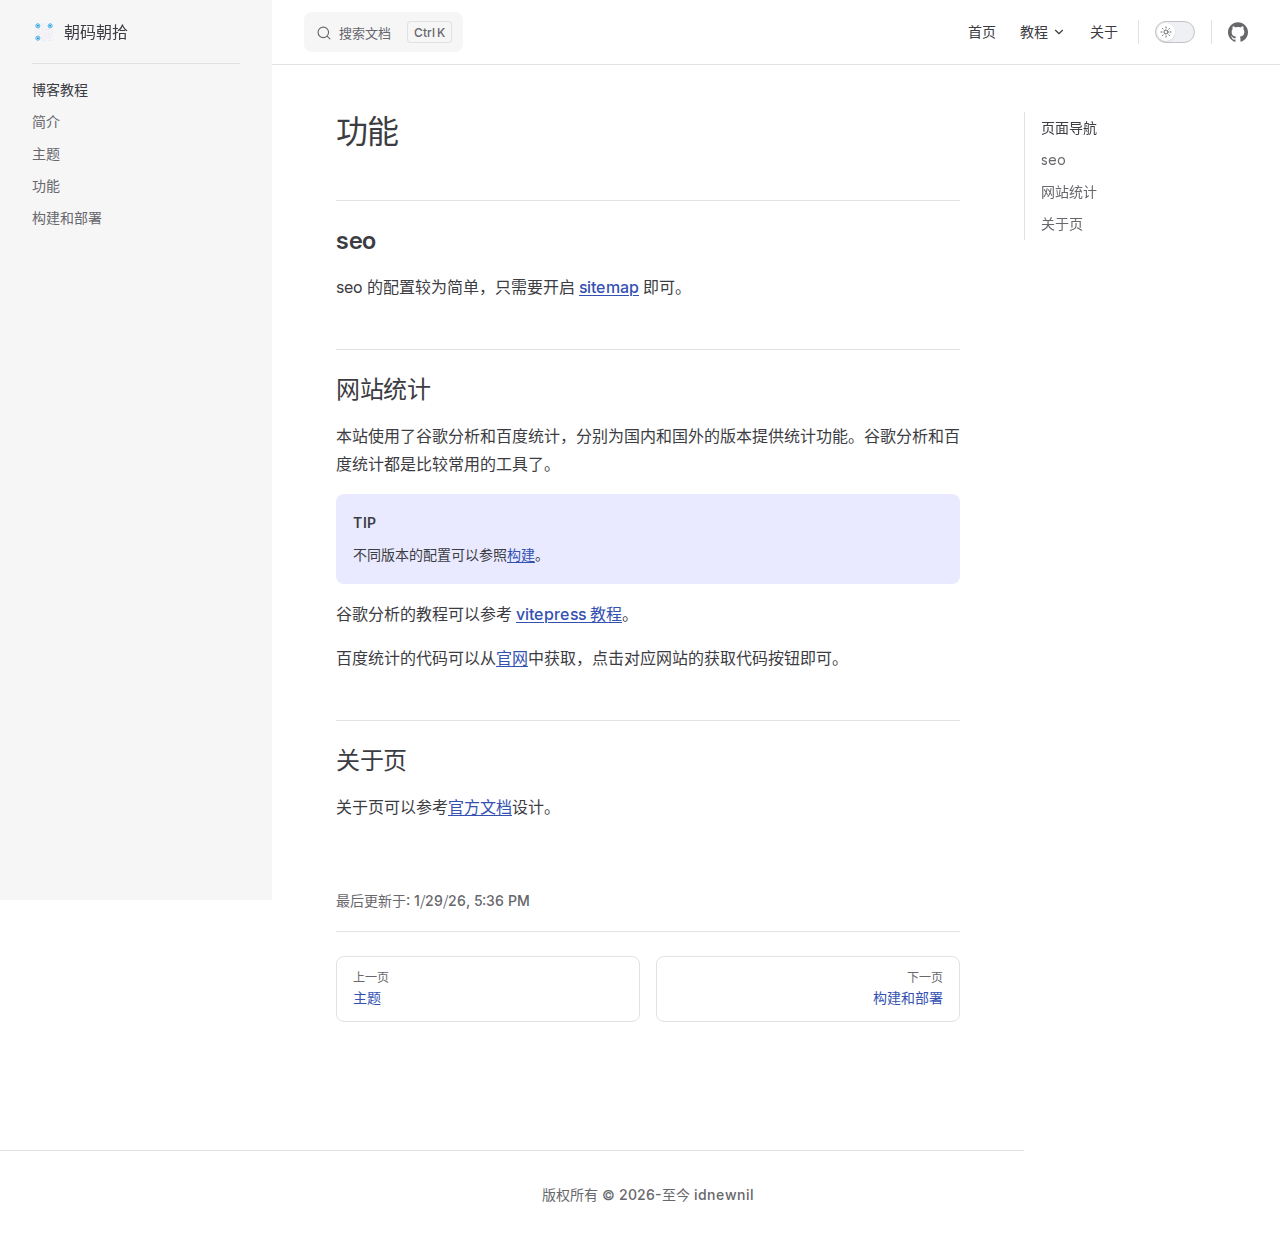
<file: blog/feature.html>
<!DOCTYPE html>
<html lang="zh-CN" dir="ltr">
  <head>
    <meta charset="utf-8">
    <meta name="viewport" content="width=device-width,initial-scale=1">
    <title>功能 | 朝码朝拾</title>
    <meta name="description" content="Daily Code & Notes - 专注于分享实用技术">
    <meta name="generator" content="VitePress v1.6.4">
    <link rel="preload stylesheet" href="/assets/style.B8WJqn-F.css" as="style">
    <link rel="preload stylesheet" href="/vp-icons.css" as="style">
    <script type="module" src="/assets/chunks/metadata.f228a47d.js"></script>
    <script type="module" src="/assets/app.BUxwx6d4.js"></script>
    <link rel="preload" href="/assets/inter-roman-latin.Di8DUHzh.woff2" as="font" type="font/woff2" crossorigin="">
    <link rel="modulepreload" href="/assets/chunks/theme.BBctCChC.js">
    <link rel="modulepreload" href="/assets/chunks/framework.CbQjVMS6.js">
    <link rel="modulepreload" href="/assets/blog_feature.md.CVQ2RK7L.lean.js">
    <link rel="icon" type="image/svg+xml" href="/logo.svg">
    <script async src="https://www.googletagmanager.com/gtag/js?id=G-HSB4FBHW5C"></script>
    <script>window.dataLayer=window.dataLayer||[];function gtag(){dataLayer.push(arguments)}gtag("js",new Date),gtag("config","G-HSB4FBHW5C");</script>
    <script id="check-dark-mode">(()=>{const e=localStorage.getItem("vitepress-theme-appearance")||"auto",a=window.matchMedia("(prefers-color-scheme: dark)").matches;(!e||e==="auto"?a:e==="dark")&&document.documentElement.classList.add("dark")})();</script>
    <script id="check-mac-os">document.documentElement.classList.toggle("mac",/Mac|iPhone|iPod|iPad/i.test(navigator.platform));</script>
  </head>
  <body>
    <div id="app"><div class="Layout" data-v-d8b57b2d><!--[--><!--]--><!--[--><span tabindex="-1" data-v-fcbfc0e0></span><a href="#VPContent" class="VPSkipLink visually-hidden" data-v-fcbfc0e0>跳转到内容</a><!--]--><!----><header class="VPNav" data-v-d8b57b2d data-v-7ad780c2><div class="VPNavBar" data-v-7ad780c2 data-v-9fd4d1dd><div class="wrapper" data-v-9fd4d1dd><div class="container" data-v-9fd4d1dd><div class="title" data-v-9fd4d1dd><div class="VPNavBarTitle has-sidebar" data-v-9fd4d1dd data-v-9f43907a><a class="title" href="/" data-v-9f43907a><!--[--><!--]--><!--[--><img class="VPImage logo" src="/logo.svg" alt data-v-ab19afbb><!--]--><span data-v-9f43907a>朝码朝拾</span><!--[--><!--]--></a></div></div><div class="content" data-v-9fd4d1dd><div class="content-body" data-v-9fd4d1dd><!--[--><!--]--><div class="VPNavBarSearch search" data-v-9fd4d1dd><!--[--><!----><div id="local-search"><button type="button" class="DocSearch DocSearch-Button" aria-label="搜索文档"><span class="DocSearch-Button-Container"><span class="vp-icon DocSearch-Search-Icon"></span><span class="DocSearch-Button-Placeholder">搜索文档</span></span><span class="DocSearch-Button-Keys"><kbd class="DocSearch-Button-Key"></kbd><kbd class="DocSearch-Button-Key">K</kbd></span></button></div><!--]--></div><nav aria-labelledby="main-nav-aria-label" class="VPNavBarMenu menu" data-v-9fd4d1dd data-v-afb2845e><span id="main-nav-aria-label" class="visually-hidden" data-v-afb2845e> Main Navigation </span><!--[--><!--[--><a class="VPLink link VPNavBarMenuLink" href="/" tabindex="0" data-v-afb2845e data-v-815115f5><!--[--><span data-v-815115f5>首页</span><!--]--></a><!--]--><!--[--><div class="VPFlyout VPNavBarMenuGroup" data-v-afb2845e data-v-bfe7971f><button type="button" class="button" aria-haspopup="true" aria-expanded="false" data-v-bfe7971f><span class="text" data-v-bfe7971f><!----><span data-v-bfe7971f>教程</span><span class="vpi-chevron-down text-icon" data-v-bfe7971f></span></span></button><div class="menu" data-v-bfe7971f><div class="VPMenu" data-v-bfe7971f data-v-20ed86d6><div class="items" data-v-20ed86d6><!--[--><!--[--><div class="VPMenuLink" data-v-20ed86d6 data-v-7eeeb2dc><a class="VPLink link" href="/blog/" data-v-7eeeb2dc><!--[--><span data-v-7eeeb2dc>博客</span><!--]--></a></div><!--]--><!--]--></div><!--[--><!--]--></div></div></div><!--]--><!--[--><a class="VPLink link VPNavBarMenuLink" href="/about.html" tabindex="0" data-v-afb2845e data-v-815115f5><!--[--><span data-v-815115f5>关于</span><!--]--></a><!--]--><!--]--></nav><!----><div class="VPNavBarAppearance appearance" data-v-9fd4d1dd data-v-3f90c1a5><button class="VPSwitch VPSwitchAppearance" type="button" role="switch" title aria-checked="false" data-v-3f90c1a5 data-v-be9742d9 data-v-b4ccac88><span class="check" data-v-b4ccac88><span class="icon" data-v-b4ccac88><!--[--><span class="vpi-sun sun" data-v-be9742d9></span><span class="vpi-moon moon" data-v-be9742d9></span><!--]--></span></span></button></div><div class="VPSocialLinks VPNavBarSocialLinks social-links" data-v-9fd4d1dd data-v-ef6192dc data-v-e71e869c><!--[--><a class="VPSocialLink no-icon" href="https://github.com/idnewnil" aria-label="github" target="_blank" rel="noopener" data-v-e71e869c data-v-60a9a2d3><span class="vpi-social-github"></span></a><!--]--></div><div class="VPFlyout VPNavBarExtra extra" data-v-9fd4d1dd data-v-f953d92f data-v-bfe7971f><button type="button" class="button" aria-haspopup="true" aria-expanded="false" aria-label="extra navigation" data-v-bfe7971f><span class="vpi-more-horizontal icon" data-v-bfe7971f></span></button><div class="menu" data-v-bfe7971f><div class="VPMenu" data-v-bfe7971f data-v-20ed86d6><!----><!--[--><!--[--><!----><div class="group" data-v-f953d92f><div class="item appearance" data-v-f953d92f><p class="label" data-v-f953d92f>主题</p><div class="appearance-action" data-v-f953d92f><button class="VPSwitch VPSwitchAppearance" type="button" role="switch" title aria-checked="false" data-v-f953d92f data-v-be9742d9 data-v-b4ccac88><span class="check" data-v-b4ccac88><span class="icon" data-v-b4ccac88><!--[--><span class="vpi-sun sun" data-v-be9742d9></span><span class="vpi-moon moon" data-v-be9742d9></span><!--]--></span></span></button></div></div></div><div class="group" data-v-f953d92f><div class="item social-links" data-v-f953d92f><div class="VPSocialLinks social-links-list" data-v-f953d92f data-v-e71e869c><!--[--><a class="VPSocialLink no-icon" href="https://github.com/idnewnil" aria-label="github" target="_blank" rel="noopener" data-v-e71e869c data-v-60a9a2d3><span class="vpi-social-github"></span></a><!--]--></div></div></div><!--]--><!--]--></div></div></div><!--[--><!--]--><button type="button" class="VPNavBarHamburger hamburger" aria-label="mobile navigation" aria-expanded="false" aria-controls="VPNavScreen" data-v-9fd4d1dd data-v-6bee1efd><span class="container" data-v-6bee1efd><span class="top" data-v-6bee1efd></span><span class="middle" data-v-6bee1efd></span><span class="bottom" data-v-6bee1efd></span></span></button></div></div></div></div><div class="divider" data-v-9fd4d1dd><div class="divider-line" data-v-9fd4d1dd></div></div></div><!----></header><div class="VPLocalNav has-sidebar empty" data-v-d8b57b2d data-v-2488c25a><div class="container" data-v-2488c25a><button class="menu" aria-expanded="false" aria-controls="VPSidebarNav" data-v-2488c25a><span class="vpi-align-left menu-icon" data-v-2488c25a></span><span class="menu-text" data-v-2488c25a>菜单</span></button><div class="VPLocalNavOutlineDropdown" style="--vp-vh:0px;" data-v-2488c25a data-v-6b867909><button data-v-6b867909>回到顶部</button><!----></div></div></div><aside class="VPSidebar" data-v-d8b57b2d data-v-42c4c606><div class="curtain" data-v-42c4c606></div><nav class="nav" id="VPSidebarNav" aria-labelledby="sidebar-aria-label" tabindex="-1" data-v-42c4c606><span class="visually-hidden" id="sidebar-aria-label" data-v-42c4c606> Sidebar Navigation </span><!--[--><!--]--><!--[--><div class="no-transition group" data-v-51288d80><section class="VPSidebarItem level-0" data-v-51288d80 data-v-0009425e><div class="item" role="button" tabindex="0" data-v-0009425e><div class="indicator" data-v-0009425e></div><h2 class="text" data-v-0009425e>博客教程</h2><!----></div><div class="items" data-v-0009425e><!--[--><div class="VPSidebarItem level-1 is-link" data-v-0009425e data-v-0009425e><div class="item" data-v-0009425e><div class="indicator" data-v-0009425e></div><a class="VPLink link link" href="/blog/" data-v-0009425e><!--[--><p class="text" data-v-0009425e>简介</p><!--]--></a><!----></div><!----></div><div class="VPSidebarItem level-1 is-link" data-v-0009425e data-v-0009425e><div class="item" data-v-0009425e><div class="indicator" data-v-0009425e></div><a class="VPLink link link" href="/blog/theme.html" data-v-0009425e><!--[--><p class="text" data-v-0009425e>主题</p><!--]--></a><!----></div><!----></div><div class="VPSidebarItem level-1 is-link" data-v-0009425e data-v-0009425e><div class="item" data-v-0009425e><div class="indicator" data-v-0009425e></div><a class="VPLink link link" href="/blog/feature.html" data-v-0009425e><!--[--><p class="text" data-v-0009425e>功能</p><!--]--></a><!----></div><!----></div><div class="VPSidebarItem level-1 is-link" data-v-0009425e data-v-0009425e><div class="item" data-v-0009425e><div class="indicator" data-v-0009425e></div><a class="VPLink link link" href="/blog/build-and-deploy.html" data-v-0009425e><!--[--><p class="text" data-v-0009425e>构建和部署</p><!--]--></a><!----></div><!----></div><!--]--></div></section></div><!--]--><!--[--><!--]--></nav></aside><div class="VPContent has-sidebar" id="VPContent" data-v-d8b57b2d data-v-9a6c75ad><div class="VPDoc has-sidebar has-aside" data-v-9a6c75ad data-v-e6f2a212><!--[--><!--]--><div class="container" data-v-e6f2a212><div class="aside" data-v-e6f2a212><div class="aside-curtain" data-v-e6f2a212></div><div class="aside-container" data-v-e6f2a212><div class="aside-content" data-v-e6f2a212><div class="VPDocAside" data-v-e6f2a212 data-v-cb998dce><!--[--><!--]--><!--[--><!--]--><nav aria-labelledby="doc-outline-aria-label" class="VPDocAsideOutline" data-v-cb998dce data-v-f610f197><div class="content" data-v-f610f197><div class="outline-marker" data-v-f610f197></div><div aria-level="2" class="outline-title" id="doc-outline-aria-label" role="heading" data-v-f610f197>页面导航</div><ul class="VPDocOutlineItem root" data-v-f610f197 data-v-53c99d69><!--[--><!--]--></ul></div></nav><!--[--><!--]--><div class="spacer" data-v-cb998dce></div><!--[--><!--]--><!----><!--[--><!--]--><!--[--><!--]--></div></div></div></div><div class="content" data-v-e6f2a212><div class="content-container" data-v-e6f2a212><!--[--><!--]--><main class="main" data-v-e6f2a212><div style="position:relative;" class="vp-doc _blog_feature" data-v-e6f2a212><div><h1 id="功能" tabindex="-1">功能 <a class="header-anchor" href="#功能" aria-label="Permalink to &quot;功能&quot;">​</a></h1><h2 id="seo" tabindex="-1">seo <a class="header-anchor" href="#seo" aria-label="Permalink to &quot;seo&quot;">​</a></h2><p>seo 的配置较为简单，只需要开启 <a href="https://vitepress.dev/zh/guide/sitemap-generation" target="_blank" rel="noreferrer">sitemap</a> 即可。</p><h2 id="网站统计" tabindex="-1">网站统计 <a class="header-anchor" href="#网站统计" aria-label="Permalink to &quot;网站统计&quot;">​</a></h2><p>本站使用了谷歌分析和百度统计，分别为国内和国外的版本提供统计功能。谷歌分析和百度统计都是比较常用的工具了。</p><div class="tip custom-block"><p class="custom-block-title">TIP</p><p>不同版本的配置可以参照<a href="./build-and-deploy.html#构建">构建</a>。</p></div><p>谷歌分析的教程可以参考 <a href="https://vitepress.dev/zh/reference/site-config#example-using-google-analytics" target="_blank" rel="noreferrer">vitepress 教程</a>。</p><p>百度统计的代码可以从<a href="https://tongji.baidu.com/main/setting/self/home/site/index" target="_blank" rel="noreferrer">官网</a>中获取，点击对应网站的获取代码按钮即可。</p><h2 id="关于页" tabindex="-1">关于页 <a class="header-anchor" href="#关于页" aria-label="Permalink to &quot;关于页&quot;">​</a></h2><p>关于页可以参考<a href="https://vitepress.dev/zh/reference/default-theme-team-page" target="_blank" rel="noreferrer">官方文档</a>设计。</p></div></div></main><footer class="VPDocFooter" data-v-e6f2a212 data-v-1bcd8184><!--[--><!--]--><div class="edit-info" data-v-1bcd8184><!----><div class="last-updated" data-v-1bcd8184><p class="VPLastUpdated" data-v-1bcd8184 data-v-1bb0c8a8>最后更新于: <time datetime="2026-01-29T17:36:43.000Z" data-v-1bb0c8a8></time></p></div></div><nav class="prev-next" aria-labelledby="doc-footer-aria-label" data-v-1bcd8184><span class="visually-hidden" id="doc-footer-aria-label" data-v-1bcd8184>Pager</span><div class="pager" data-v-1bcd8184><a class="VPLink link pager-link prev" href="./theme.html" data-v-1bcd8184><!--[--><span class="desc" data-v-1bcd8184>上一页</span><span class="title" data-v-1bcd8184>主题</span><!--]--></a></div><div class="pager" data-v-1bcd8184><a class="VPLink link pager-link next" href="./build-and-deploy.html" data-v-1bcd8184><!--[--><span class="desc" data-v-1bcd8184>下一页</span><span class="title" data-v-1bcd8184>构建和部署</span><!--]--></a></div></nav></footer><!--[--><!--]--></div></div></div><!--[--><!--]--></div></div><footer class="VPFooter has-sidebar" data-v-d8b57b2d data-v-566314d4><div class="container" data-v-566314d4><!----><p class="copyright" data-v-566314d4>版权所有 © 2026-至今 idnewnil</p></div></footer><!--[--><!--]--></div></div>
    
    
  </body>
</html>
</file>
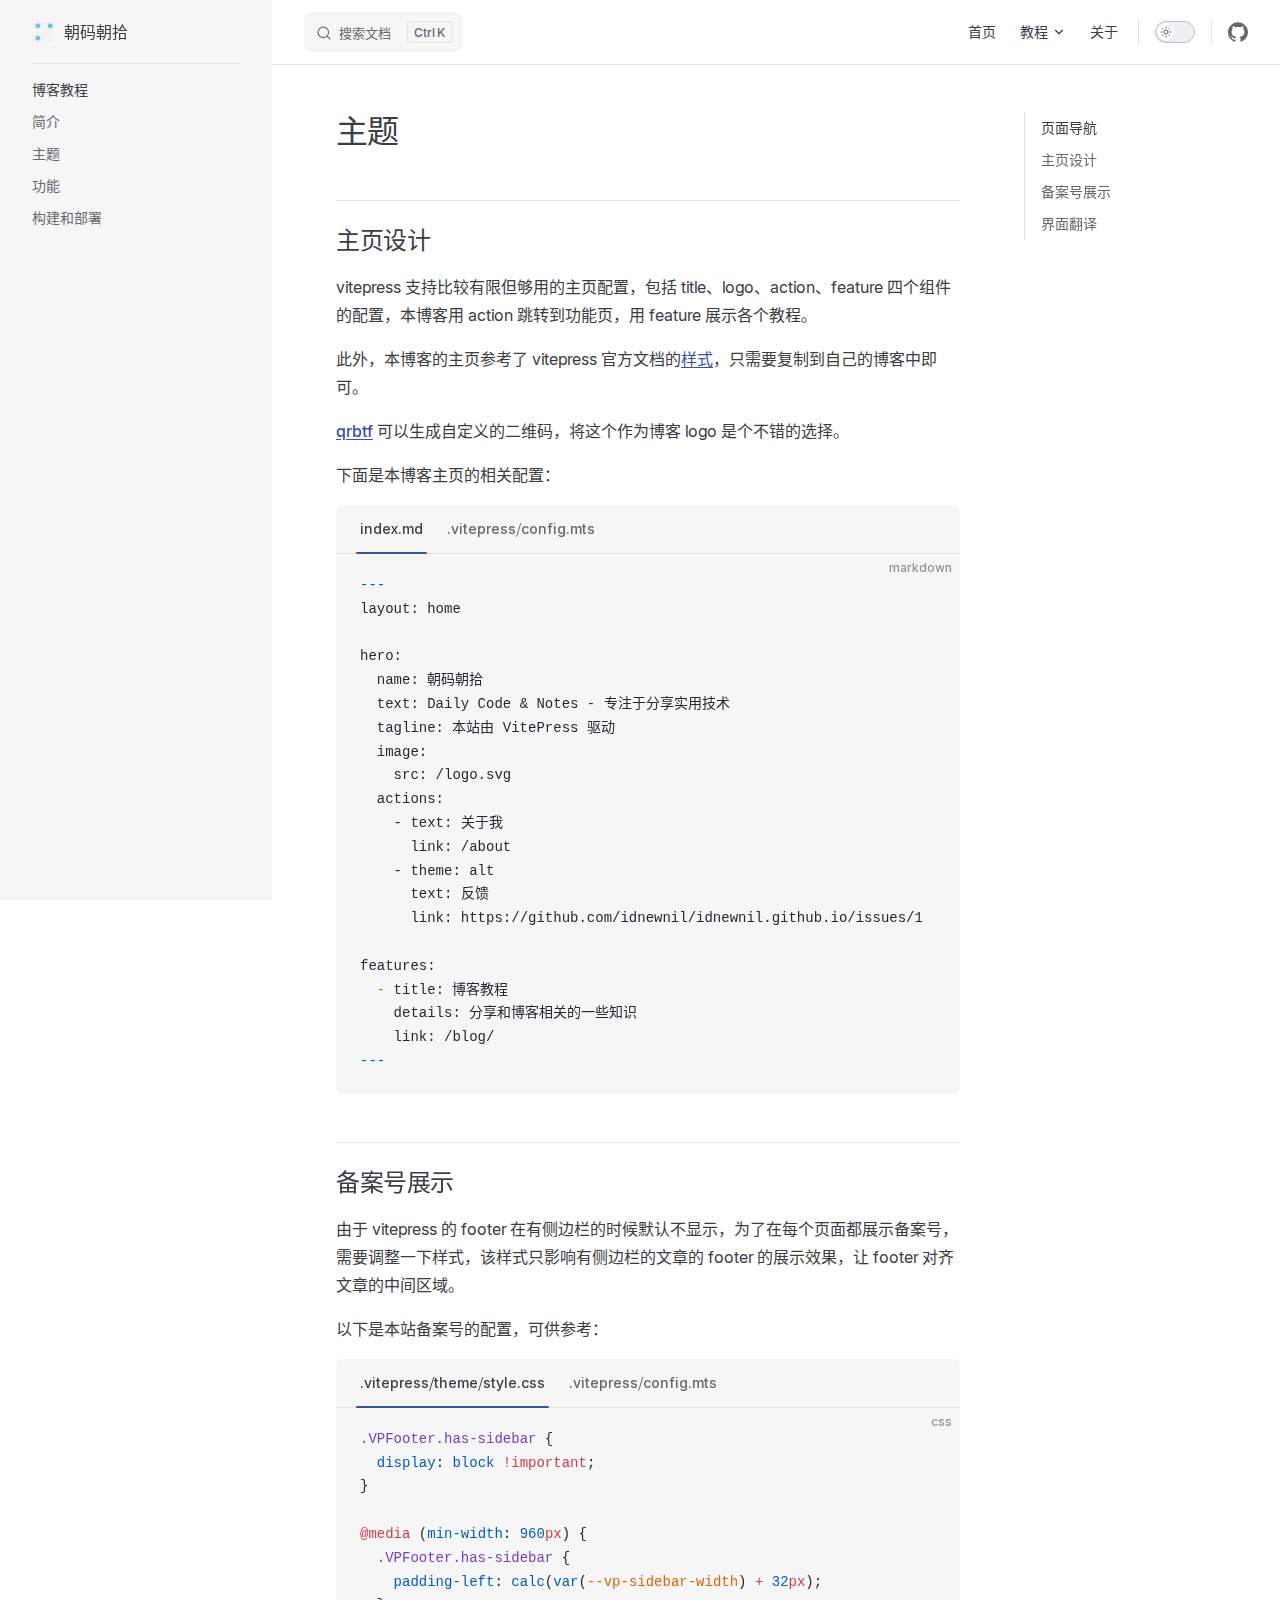
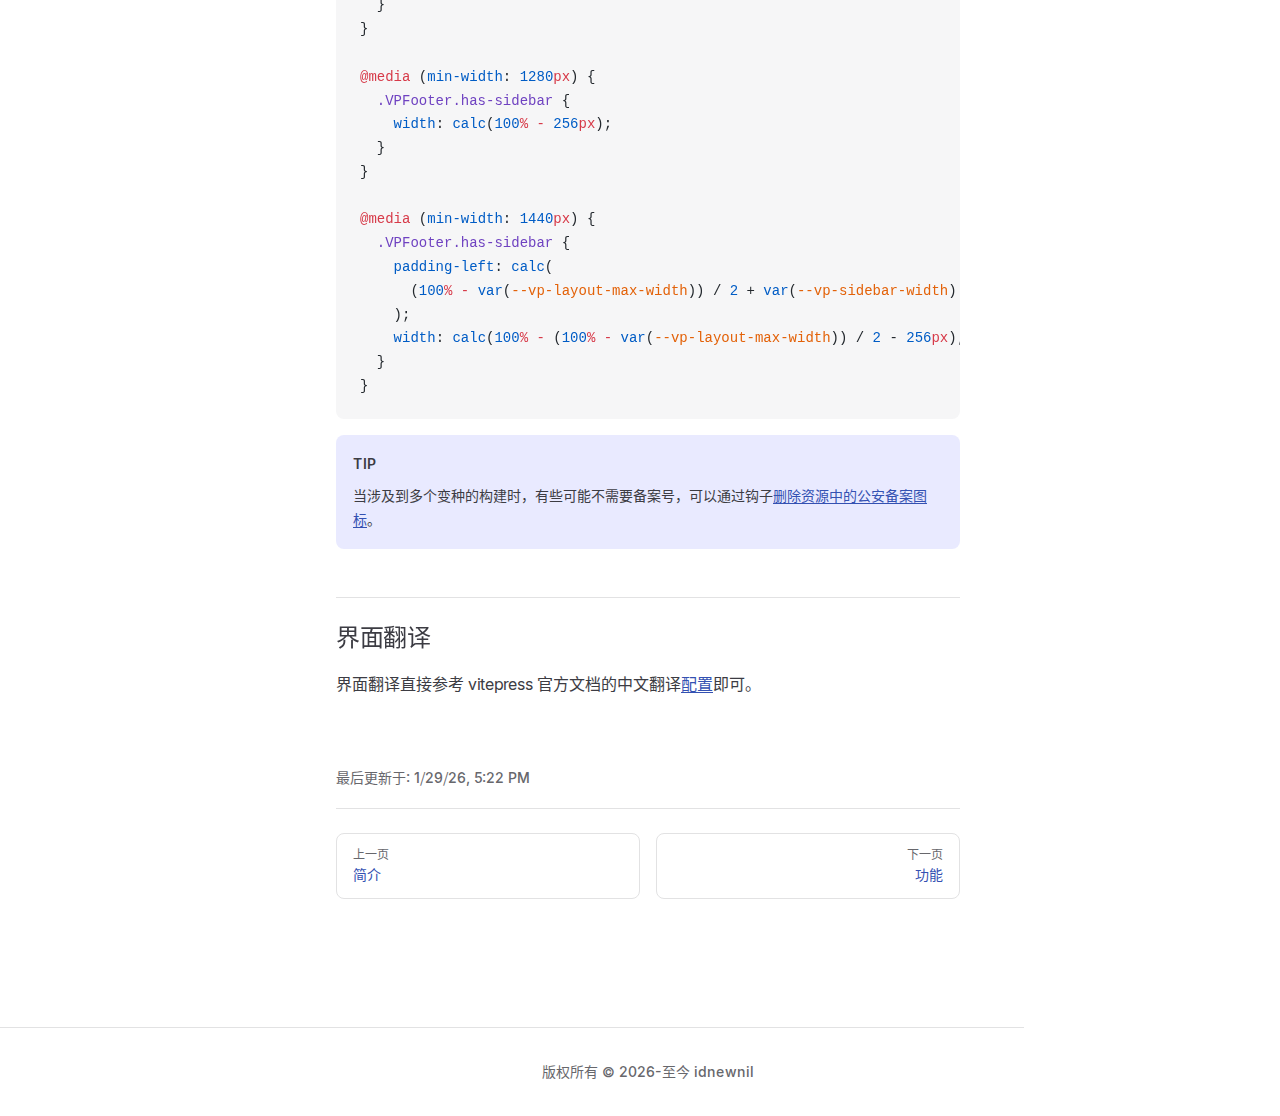
<file: blog/theme.html>
<!DOCTYPE html>
<html lang="zh-CN" dir="ltr">
  <head>
    <meta charset="utf-8">
    <meta name="viewport" content="width=device-width,initial-scale=1">
    <title>主题 | 朝码朝拾</title>
    <meta name="description" content="Daily Code & Notes - 专注于分享实用技术">
    <meta name="generator" content="VitePress v1.6.4">
    <link rel="preload stylesheet" href="/assets/style.B8WJqn-F.css" as="style">
    <link rel="preload stylesheet" href="/vp-icons.css" as="style">
    <script type="module" src="/assets/chunks/metadata.f228a47d.js"></script>
    <script type="module" src="/assets/app.BUxwx6d4.js"></script>
    <link rel="preload" href="/assets/inter-roman-latin.Di8DUHzh.woff2" as="font" type="font/woff2" crossorigin="">
    <link rel="modulepreload" href="/assets/chunks/theme.BBctCChC.js">
    <link rel="modulepreload" href="/assets/chunks/framework.CbQjVMS6.js">
    <link rel="modulepreload" href="/assets/blog_theme.md.BJFIQq79.lean.js">
    <link rel="icon" type="image/svg+xml" href="/logo.svg">
    <script async src="https://www.googletagmanager.com/gtag/js?id=G-HSB4FBHW5C"></script>
    <script>window.dataLayer=window.dataLayer||[];function gtag(){dataLayer.push(arguments)}gtag("js",new Date),gtag("config","G-HSB4FBHW5C");</script>
    <script id="check-dark-mode">(()=>{const e=localStorage.getItem("vitepress-theme-appearance")||"auto",a=window.matchMedia("(prefers-color-scheme: dark)").matches;(!e||e==="auto"?a:e==="dark")&&document.documentElement.classList.add("dark")})();</script>
    <script id="check-mac-os">document.documentElement.classList.toggle("mac",/Mac|iPhone|iPod|iPad/i.test(navigator.platform));</script>
  </head>
  <body>
    <div id="app"><div class="Layout" data-v-d8b57b2d><!--[--><!--]--><!--[--><span tabindex="-1" data-v-fcbfc0e0></span><a href="#VPContent" class="VPSkipLink visually-hidden" data-v-fcbfc0e0>跳转到内容</a><!--]--><!----><header class="VPNav" data-v-d8b57b2d data-v-7ad780c2><div class="VPNavBar" data-v-7ad780c2 data-v-9fd4d1dd><div class="wrapper" data-v-9fd4d1dd><div class="container" data-v-9fd4d1dd><div class="title" data-v-9fd4d1dd><div class="VPNavBarTitle has-sidebar" data-v-9fd4d1dd data-v-9f43907a><a class="title" href="/" data-v-9f43907a><!--[--><!--]--><!--[--><img class="VPImage logo" src="/logo.svg" alt data-v-ab19afbb><!--]--><span data-v-9f43907a>朝码朝拾</span><!--[--><!--]--></a></div></div><div class="content" data-v-9fd4d1dd><div class="content-body" data-v-9fd4d1dd><!--[--><!--]--><div class="VPNavBarSearch search" data-v-9fd4d1dd><!--[--><!----><div id="local-search"><button type="button" class="DocSearch DocSearch-Button" aria-label="搜索文档"><span class="DocSearch-Button-Container"><span class="vp-icon DocSearch-Search-Icon"></span><span class="DocSearch-Button-Placeholder">搜索文档</span></span><span class="DocSearch-Button-Keys"><kbd class="DocSearch-Button-Key"></kbd><kbd class="DocSearch-Button-Key">K</kbd></span></button></div><!--]--></div><nav aria-labelledby="main-nav-aria-label" class="VPNavBarMenu menu" data-v-9fd4d1dd data-v-afb2845e><span id="main-nav-aria-label" class="visually-hidden" data-v-afb2845e> Main Navigation </span><!--[--><!--[--><a class="VPLink link VPNavBarMenuLink" href="/" tabindex="0" data-v-afb2845e data-v-815115f5><!--[--><span data-v-815115f5>首页</span><!--]--></a><!--]--><!--[--><div class="VPFlyout VPNavBarMenuGroup" data-v-afb2845e data-v-bfe7971f><button type="button" class="button" aria-haspopup="true" aria-expanded="false" data-v-bfe7971f><span class="text" data-v-bfe7971f><!----><span data-v-bfe7971f>教程</span><span class="vpi-chevron-down text-icon" data-v-bfe7971f></span></span></button><div class="menu" data-v-bfe7971f><div class="VPMenu" data-v-bfe7971f data-v-20ed86d6><div class="items" data-v-20ed86d6><!--[--><!--[--><div class="VPMenuLink" data-v-20ed86d6 data-v-7eeeb2dc><a class="VPLink link" href="/blog/" data-v-7eeeb2dc><!--[--><span data-v-7eeeb2dc>博客</span><!--]--></a></div><!--]--><!--]--></div><!--[--><!--]--></div></div></div><!--]--><!--[--><a class="VPLink link VPNavBarMenuLink" href="/about.html" tabindex="0" data-v-afb2845e data-v-815115f5><!--[--><span data-v-815115f5>关于</span><!--]--></a><!--]--><!--]--></nav><!----><div class="VPNavBarAppearance appearance" data-v-9fd4d1dd data-v-3f90c1a5><button class="VPSwitch VPSwitchAppearance" type="button" role="switch" title aria-checked="false" data-v-3f90c1a5 data-v-be9742d9 data-v-b4ccac88><span class="check" data-v-b4ccac88><span class="icon" data-v-b4ccac88><!--[--><span class="vpi-sun sun" data-v-be9742d9></span><span class="vpi-moon moon" data-v-be9742d9></span><!--]--></span></span></button></div><div class="VPSocialLinks VPNavBarSocialLinks social-links" data-v-9fd4d1dd data-v-ef6192dc data-v-e71e869c><!--[--><a class="VPSocialLink no-icon" href="https://github.com/idnewnil" aria-label="github" target="_blank" rel="noopener" data-v-e71e869c data-v-60a9a2d3><span class="vpi-social-github"></span></a><!--]--></div><div class="VPFlyout VPNavBarExtra extra" data-v-9fd4d1dd data-v-f953d92f data-v-bfe7971f><button type="button" class="button" aria-haspopup="true" aria-expanded="false" aria-label="extra navigation" data-v-bfe7971f><span class="vpi-more-horizontal icon" data-v-bfe7971f></span></button><div class="menu" data-v-bfe7971f><div class="VPMenu" data-v-bfe7971f data-v-20ed86d6><!----><!--[--><!--[--><!----><div class="group" data-v-f953d92f><div class="item appearance" data-v-f953d92f><p class="label" data-v-f953d92f>主题</p><div class="appearance-action" data-v-f953d92f><button class="VPSwitch VPSwitchAppearance" type="button" role="switch" title aria-checked="false" data-v-f953d92f data-v-be9742d9 data-v-b4ccac88><span class="check" data-v-b4ccac88><span class="icon" data-v-b4ccac88><!--[--><span class="vpi-sun sun" data-v-be9742d9></span><span class="vpi-moon moon" data-v-be9742d9></span><!--]--></span></span></button></div></div></div><div class="group" data-v-f953d92f><div class="item social-links" data-v-f953d92f><div class="VPSocialLinks social-links-list" data-v-f953d92f data-v-e71e869c><!--[--><a class="VPSocialLink no-icon" href="https://github.com/idnewnil" aria-label="github" target="_blank" rel="noopener" data-v-e71e869c data-v-60a9a2d3><span class="vpi-social-github"></span></a><!--]--></div></div></div><!--]--><!--]--></div></div></div><!--[--><!--]--><button type="button" class="VPNavBarHamburger hamburger" aria-label="mobile navigation" aria-expanded="false" aria-controls="VPNavScreen" data-v-9fd4d1dd data-v-6bee1efd><span class="container" data-v-6bee1efd><span class="top" data-v-6bee1efd></span><span class="middle" data-v-6bee1efd></span><span class="bottom" data-v-6bee1efd></span></span></button></div></div></div></div><div class="divider" data-v-9fd4d1dd><div class="divider-line" data-v-9fd4d1dd></div></div></div><!----></header><div class="VPLocalNav has-sidebar empty" data-v-d8b57b2d data-v-2488c25a><div class="container" data-v-2488c25a><button class="menu" aria-expanded="false" aria-controls="VPSidebarNav" data-v-2488c25a><span class="vpi-align-left menu-icon" data-v-2488c25a></span><span class="menu-text" data-v-2488c25a>菜单</span></button><div class="VPLocalNavOutlineDropdown" style="--vp-vh:0px;" data-v-2488c25a data-v-6b867909><button data-v-6b867909>回到顶部</button><!----></div></div></div><aside class="VPSidebar" data-v-d8b57b2d data-v-42c4c606><div class="curtain" data-v-42c4c606></div><nav class="nav" id="VPSidebarNav" aria-labelledby="sidebar-aria-label" tabindex="-1" data-v-42c4c606><span class="visually-hidden" id="sidebar-aria-label" data-v-42c4c606> Sidebar Navigation </span><!--[--><!--]--><!--[--><div class="no-transition group" data-v-51288d80><section class="VPSidebarItem level-0" data-v-51288d80 data-v-0009425e><div class="item" role="button" tabindex="0" data-v-0009425e><div class="indicator" data-v-0009425e></div><h2 class="text" data-v-0009425e>博客教程</h2><!----></div><div class="items" data-v-0009425e><!--[--><div class="VPSidebarItem level-1 is-link" data-v-0009425e data-v-0009425e><div class="item" data-v-0009425e><div class="indicator" data-v-0009425e></div><a class="VPLink link link" href="/blog/" data-v-0009425e><!--[--><p class="text" data-v-0009425e>简介</p><!--]--></a><!----></div><!----></div><div class="VPSidebarItem level-1 is-link" data-v-0009425e data-v-0009425e><div class="item" data-v-0009425e><div class="indicator" data-v-0009425e></div><a class="VPLink link link" href="/blog/theme.html" data-v-0009425e><!--[--><p class="text" data-v-0009425e>主题</p><!--]--></a><!----></div><!----></div><div class="VPSidebarItem level-1 is-link" data-v-0009425e data-v-0009425e><div class="item" data-v-0009425e><div class="indicator" data-v-0009425e></div><a class="VPLink link link" href="/blog/feature.html" data-v-0009425e><!--[--><p class="text" data-v-0009425e>功能</p><!--]--></a><!----></div><!----></div><div class="VPSidebarItem level-1 is-link" data-v-0009425e data-v-0009425e><div class="item" data-v-0009425e><div class="indicator" data-v-0009425e></div><a class="VPLink link link" href="/blog/build-and-deploy.html" data-v-0009425e><!--[--><p class="text" data-v-0009425e>构建和部署</p><!--]--></a><!----></div><!----></div><!--]--></div></section></div><!--]--><!--[--><!--]--></nav></aside><div class="VPContent has-sidebar" id="VPContent" data-v-d8b57b2d data-v-9a6c75ad><div class="VPDoc has-sidebar has-aside" data-v-9a6c75ad data-v-e6f2a212><!--[--><!--]--><div class="container" data-v-e6f2a212><div class="aside" data-v-e6f2a212><div class="aside-curtain" data-v-e6f2a212></div><div class="aside-container" data-v-e6f2a212><div class="aside-content" data-v-e6f2a212><div class="VPDocAside" data-v-e6f2a212 data-v-cb998dce><!--[--><!--]--><!--[--><!--]--><nav aria-labelledby="doc-outline-aria-label" class="VPDocAsideOutline" data-v-cb998dce data-v-f610f197><div class="content" data-v-f610f197><div class="outline-marker" data-v-f610f197></div><div aria-level="2" class="outline-title" id="doc-outline-aria-label" role="heading" data-v-f610f197>页面导航</div><ul class="VPDocOutlineItem root" data-v-f610f197 data-v-53c99d69><!--[--><!--]--></ul></div></nav><!--[--><!--]--><div class="spacer" data-v-cb998dce></div><!--[--><!--]--><!----><!--[--><!--]--><!--[--><!--]--></div></div></div></div><div class="content" data-v-e6f2a212><div class="content-container" data-v-e6f2a212><!--[--><!--]--><main class="main" data-v-e6f2a212><div style="position:relative;" class="vp-doc _blog_theme" data-v-e6f2a212><div><h1 id="主题" tabindex="-1">主题 <a class="header-anchor" href="#主题" aria-label="Permalink to &quot;主题&quot;">​</a></h1><h2 id="主页设计" tabindex="-1">主页设计 <a class="header-anchor" href="#主页设计" aria-label="Permalink to &quot;主页设计&quot;">​</a></h2><p>vitepress 支持比较有限但够用的主页配置，包括 title、logo、action、feature 四个组件的配置，本博客用 action 跳转到功能页，用 feature 展示各个教程。</p><p>此外，本博客的主页参考了 vitepress 官方文档的<a href="https://github.com/vuejs/vitepress/blob/main/docs/.vitepress/theme/styles.css" target="_blank" rel="noreferrer">样式</a>，只需要复制到自己的博客中即可。</p><p><a href="https://github.com/latentcat/qrbtf" target="_blank" rel="noreferrer">qrbtf</a> 可以生成自定义的二维码，将这个作为博客 logo 是个不错的选择。</p><p>下面是本博客主页的相关配置：</p><div class="vp-code-group vp-adaptive-theme"><div class="tabs"><input type="radio" name="group-dsb5R" id="tab-7-BuWIb" checked><label data-title="index.md" for="tab-7-BuWIb">index.md</label><input type="radio" name="group-dsb5R" id="tab-05sWolC"><label data-title=".vitepress/config.mts" for="tab-05sWolC">.vitepress/config.mts</label></div><div class="blocks"><div class="language-markdown vp-adaptive-theme active"><button title="Copy Code" class="copy"></button><span class="lang">markdown</span><pre class="shiki shiki-themes github-light github-dark vp-code" tabindex="0"><code><span class="line"><span style="--shiki-light:#005CC5;--shiki-light-font-weight:bold;--shiki-dark:#79B8FF;--shiki-dark-font-weight:bold;">---</span></span>
<span class="line"><span style="--shiki-light:#24292E;--shiki-dark:#E1E4E8;">layout: home</span></span>
<span class="line"></span>
<span class="line"><span style="--shiki-light:#24292E;--shiki-dark:#E1E4E8;">hero:</span></span>
<span class="line"><span style="--shiki-light:#24292E;--shiki-dark:#E1E4E8;">  name: 朝码朝拾</span></span>
<span class="line"><span style="--shiki-light:#24292E;--shiki-dark:#E1E4E8;">  text: Daily Code &amp; Notes - 专注于分享实用技术</span></span>
<span class="line"><span style="--shiki-light:#24292E;--shiki-dark:#E1E4E8;">  tagline: 本站由 VitePress 驱动</span></span>
<span class="line"><span style="--shiki-light:#24292E;--shiki-dark:#E1E4E8;">  image:</span></span>
<span class="line"><span style="--shiki-light:#24292E;--shiki-dark:#E1E4E8;">    src: /logo.svg</span></span>
<span class="line"><span style="--shiki-light:#24292E;--shiki-dark:#E1E4E8;">  actions:</span></span>
<span class="line"><span style="--shiki-light:#24292E;--shiki-dark:#E1E4E8;">    - text: 关于我</span></span>
<span class="line"><span style="--shiki-light:#24292E;--shiki-dark:#E1E4E8;">      link: /about</span></span>
<span class="line"><span style="--shiki-light:#24292E;--shiki-dark:#E1E4E8;">    - theme: alt</span></span>
<span class="line"><span style="--shiki-light:#24292E;--shiki-dark:#E1E4E8;">      text: 反馈</span></span>
<span class="line"><span style="--shiki-light:#24292E;--shiki-dark:#E1E4E8;">      link: https://github.com/idnewnil/idnewnil.github.io/issues/1</span></span>
<span class="line"></span>
<span class="line"><span style="--shiki-light:#24292E;--shiki-dark:#E1E4E8;">features:</span></span>
<span class="line"><span style="--shiki-light:#E36209;--shiki-dark:#FFAB70;">  -</span><span style="--shiki-light:#24292E;--shiki-dark:#E1E4E8;"> title: 博客教程</span></span>
<span class="line"><span style="--shiki-light:#24292E;--shiki-dark:#E1E4E8;">    details: 分享和博客相关的一些知识</span></span>
<span class="line"><span style="--shiki-light:#24292E;--shiki-dark:#E1E4E8;">    link: /blog/</span></span>
<span class="line"><span style="--shiki-light:#005CC5;--shiki-light-font-weight:bold;--shiki-dark:#79B8FF;--shiki-dark-font-weight:bold;">---</span></span></code></pre></div><div class="language-ts vp-adaptive-theme"><button title="Copy Code" class="copy"></button><span class="lang">ts</span><pre class="shiki shiki-themes github-light github-dark has-highlighted vp-code" tabindex="0"><code><span class="line"><span style="--shiki-light:#D73A49;--shiki-dark:#F97583;">export</span><span style="--shiki-light:#D73A49;--shiki-dark:#F97583;"> default</span><span style="--shiki-light:#6F42C1;--shiki-dark:#B392F0;"> defineConfig</span><span style="--shiki-light:#24292E;--shiki-dark:#E1E4E8;">({</span></span>
<span class="line"><span style="--shiki-light:#24292E;--shiki-dark:#E1E4E8;">  head: [</span></span>
<span class="line highlighted"><span style="--shiki-light:#24292E;--shiki-dark:#E1E4E8;">    [</span><span style="--shiki-light:#032F62;--shiki-dark:#9ECBFF;">&quot;link&quot;</span><span style="--shiki-light:#24292E;--shiki-dark:#E1E4E8;">, { rel: </span><span style="--shiki-light:#032F62;--shiki-dark:#9ECBFF;">&quot;icon&quot;</span><span style="--shiki-light:#24292E;--shiki-dark:#E1E4E8;">, type: </span><span style="--shiki-light:#032F62;--shiki-dark:#9ECBFF;">&quot;image/svg+xml&quot;</span><span style="--shiki-light:#24292E;--shiki-dark:#E1E4E8;">, href: </span><span style="--shiki-light:#032F62;--shiki-dark:#9ECBFF;">&quot;/logo.svg&quot;</span><span style="--shiki-light:#24292E;--shiki-dark:#E1E4E8;"> }], </span></span>
<span class="line"><span style="--shiki-light:#24292E;--shiki-dark:#E1E4E8;">  ],</span></span>
<span class="line"><span style="--shiki-light:#24292E;--shiki-dark:#E1E4E8;">  themeConfig: {</span></span>
<span class="line highlighted"><span style="--shiki-light:#24292E;--shiki-dark:#E1E4E8;">    logo: </span><span style="--shiki-light:#032F62;--shiki-dark:#9ECBFF;">&quot;/logo.svg&quot;</span><span style="--shiki-light:#24292E;--shiki-dark:#E1E4E8;">, </span></span>
<span class="line"><span style="--shiki-light:#24292E;--shiki-dark:#E1E4E8;">  },</span></span>
<span class="line"><span style="--shiki-light:#24292E;--shiki-dark:#E1E4E8;">});</span></span></code></pre></div></div></div><h2 id="备案号展示" tabindex="-1">备案号展示 <a class="header-anchor" href="#备案号展示" aria-label="Permalink to &quot;备案号展示&quot;">​</a></h2><p>由于 vitepress 的 footer 在有侧边栏的时候默认不显示，为了在每个页面都展示备案号，需要调整一下样式，该样式只影响有侧边栏的文章的 footer 的展示效果，让 footer 对齐文章的中间区域。</p><p>以下是本站备案号的配置，可供参考：</p><div class="vp-code-group vp-adaptive-theme"><div class="tabs"><input type="radio" name="group-AvFb6" id="tab-iMWVAND" checked><label data-title=".vitepress/theme/style.css" for="tab-iMWVAND">.vitepress/theme/style.css</label><input type="radio" name="group-AvFb6" id="tab-x1iPI79"><label data-title=".vitepress/config.mts" for="tab-x1iPI79">.vitepress/config.mts</label></div><div class="blocks"><div class="language-css vp-adaptive-theme active"><button title="Copy Code" class="copy"></button><span class="lang">css</span><pre class="shiki shiki-themes github-light github-dark vp-code" tabindex="0"><code><span class="line"><span style="--shiki-light:#6F42C1;--shiki-dark:#B392F0;">.VPFooter.has-sidebar</span><span style="--shiki-light:#24292E;--shiki-dark:#E1E4E8;"> {</span></span>
<span class="line"><span style="--shiki-light:#005CC5;--shiki-dark:#79B8FF;">  display</span><span style="--shiki-light:#24292E;--shiki-dark:#E1E4E8;">: </span><span style="--shiki-light:#005CC5;--shiki-dark:#79B8FF;">block</span><span style="--shiki-light:#D73A49;--shiki-dark:#F97583;"> !important</span><span style="--shiki-light:#24292E;--shiki-dark:#E1E4E8;">;</span></span>
<span class="line"><span style="--shiki-light:#24292E;--shiki-dark:#E1E4E8;">}</span></span>
<span class="line"></span>
<span class="line"><span style="--shiki-light:#D73A49;--shiki-dark:#F97583;">@media</span><span style="--shiki-light:#24292E;--shiki-dark:#E1E4E8;"> (</span><span style="--shiki-light:#005CC5;--shiki-dark:#79B8FF;">min-width</span><span style="--shiki-light:#24292E;--shiki-dark:#E1E4E8;">: </span><span style="--shiki-light:#005CC5;--shiki-dark:#79B8FF;">960</span><span style="--shiki-light:#D73A49;--shiki-dark:#F97583;">px</span><span style="--shiki-light:#24292E;--shiki-dark:#E1E4E8;">) {</span></span>
<span class="line"><span style="--shiki-light:#6F42C1;--shiki-dark:#B392F0;">  .VPFooter.has-sidebar</span><span style="--shiki-light:#24292E;--shiki-dark:#E1E4E8;"> {</span></span>
<span class="line"><span style="--shiki-light:#005CC5;--shiki-dark:#79B8FF;">    padding-left</span><span style="--shiki-light:#24292E;--shiki-dark:#E1E4E8;">: </span><span style="--shiki-light:#005CC5;--shiki-dark:#79B8FF;">calc</span><span style="--shiki-light:#24292E;--shiki-dark:#E1E4E8;">(</span><span style="--shiki-light:#005CC5;--shiki-dark:#79B8FF;">var</span><span style="--shiki-light:#24292E;--shiki-dark:#E1E4E8;">(</span><span style="--shiki-light:#E36209;--shiki-dark:#FFAB70;">--vp-sidebar-width</span><span style="--shiki-light:#24292E;--shiki-dark:#E1E4E8;">) </span><span style="--shiki-light:#D73A49;--shiki-dark:#F97583;">+</span><span style="--shiki-light:#005CC5;--shiki-dark:#79B8FF;"> 32</span><span style="--shiki-light:#D73A49;--shiki-dark:#F97583;">px</span><span style="--shiki-light:#24292E;--shiki-dark:#E1E4E8;">);</span></span>
<span class="line"><span style="--shiki-light:#24292E;--shiki-dark:#E1E4E8;">  }</span></span>
<span class="line"><span style="--shiki-light:#24292E;--shiki-dark:#E1E4E8;">}</span></span>
<span class="line"></span>
<span class="line"><span style="--shiki-light:#D73A49;--shiki-dark:#F97583;">@media</span><span style="--shiki-light:#24292E;--shiki-dark:#E1E4E8;"> (</span><span style="--shiki-light:#005CC5;--shiki-dark:#79B8FF;">min-width</span><span style="--shiki-light:#24292E;--shiki-dark:#E1E4E8;">: </span><span style="--shiki-light:#005CC5;--shiki-dark:#79B8FF;">1280</span><span style="--shiki-light:#D73A49;--shiki-dark:#F97583;">px</span><span style="--shiki-light:#24292E;--shiki-dark:#E1E4E8;">) {</span></span>
<span class="line"><span style="--shiki-light:#6F42C1;--shiki-dark:#B392F0;">  .VPFooter.has-sidebar</span><span style="--shiki-light:#24292E;--shiki-dark:#E1E4E8;"> {</span></span>
<span class="line"><span style="--shiki-light:#005CC5;--shiki-dark:#79B8FF;">    width</span><span style="--shiki-light:#24292E;--shiki-dark:#E1E4E8;">: </span><span style="--shiki-light:#005CC5;--shiki-dark:#79B8FF;">calc</span><span style="--shiki-light:#24292E;--shiki-dark:#E1E4E8;">(</span><span style="--shiki-light:#005CC5;--shiki-dark:#79B8FF;">100</span><span style="--shiki-light:#D73A49;--shiki-dark:#F97583;">%</span><span style="--shiki-light:#D73A49;--shiki-dark:#F97583;"> -</span><span style="--shiki-light:#005CC5;--shiki-dark:#79B8FF;"> 256</span><span style="--shiki-light:#D73A49;--shiki-dark:#F97583;">px</span><span style="--shiki-light:#24292E;--shiki-dark:#E1E4E8;">);</span></span>
<span class="line"><span style="--shiki-light:#24292E;--shiki-dark:#E1E4E8;">  }</span></span>
<span class="line"><span style="--shiki-light:#24292E;--shiki-dark:#E1E4E8;">}</span></span>
<span class="line"></span>
<span class="line"><span style="--shiki-light:#D73A49;--shiki-dark:#F97583;">@media</span><span style="--shiki-light:#24292E;--shiki-dark:#E1E4E8;"> (</span><span style="--shiki-light:#005CC5;--shiki-dark:#79B8FF;">min-width</span><span style="--shiki-light:#24292E;--shiki-dark:#E1E4E8;">: </span><span style="--shiki-light:#005CC5;--shiki-dark:#79B8FF;">1440</span><span style="--shiki-light:#D73A49;--shiki-dark:#F97583;">px</span><span style="--shiki-light:#24292E;--shiki-dark:#E1E4E8;">) {</span></span>
<span class="line"><span style="--shiki-light:#6F42C1;--shiki-dark:#B392F0;">  .VPFooter.has-sidebar</span><span style="--shiki-light:#24292E;--shiki-dark:#E1E4E8;"> {</span></span>
<span class="line"><span style="--shiki-light:#005CC5;--shiki-dark:#79B8FF;">    padding-left</span><span style="--shiki-light:#24292E;--shiki-dark:#E1E4E8;">: </span><span style="--shiki-light:#005CC5;--shiki-dark:#79B8FF;">calc</span><span style="--shiki-light:#24292E;--shiki-dark:#E1E4E8;">(</span></span>
<span class="line"><span style="--shiki-light:#24292E;--shiki-dark:#E1E4E8;">      (</span><span style="--shiki-light:#005CC5;--shiki-dark:#79B8FF;">100</span><span style="--shiki-light:#D73A49;--shiki-dark:#F97583;">%</span><span style="--shiki-light:#D73A49;--shiki-dark:#F97583;"> -</span><span style="--shiki-light:#005CC5;--shiki-dark:#79B8FF;"> var</span><span style="--shiki-light:#24292E;--shiki-dark:#E1E4E8;">(</span><span style="--shiki-light:#E36209;--shiki-dark:#FFAB70;">--vp-layout-max-width</span><span style="--shiki-light:#24292E;--shiki-dark:#E1E4E8;">)) / </span><span style="--shiki-light:#005CC5;--shiki-dark:#79B8FF;">2</span><span style="--shiki-light:#24292E;--shiki-dark:#E1E4E8;"> + </span><span style="--shiki-light:#005CC5;--shiki-dark:#79B8FF;">var</span><span style="--shiki-light:#24292E;--shiki-dark:#E1E4E8;">(</span><span style="--shiki-light:#E36209;--shiki-dark:#FFAB70;">--vp-sidebar-width</span><span style="--shiki-light:#24292E;--shiki-dark:#E1E4E8;">) + </span><span style="--shiki-light:#005CC5;--shiki-dark:#79B8FF;">32</span><span style="--shiki-light:#D73A49;--shiki-dark:#F97583;">px</span></span>
<span class="line"><span style="--shiki-light:#24292E;--shiki-dark:#E1E4E8;">    );</span></span>
<span class="line"><span style="--shiki-light:#005CC5;--shiki-dark:#79B8FF;">    width</span><span style="--shiki-light:#24292E;--shiki-dark:#E1E4E8;">: </span><span style="--shiki-light:#005CC5;--shiki-dark:#79B8FF;">calc</span><span style="--shiki-light:#24292E;--shiki-dark:#E1E4E8;">(</span><span style="--shiki-light:#005CC5;--shiki-dark:#79B8FF;">100</span><span style="--shiki-light:#D73A49;--shiki-dark:#F97583;">%</span><span style="--shiki-light:#D73A49;--shiki-dark:#F97583;"> -</span><span style="--shiki-light:#24292E;--shiki-dark:#E1E4E8;"> (</span><span style="--shiki-light:#005CC5;--shiki-dark:#79B8FF;">100</span><span style="--shiki-light:#D73A49;--shiki-dark:#F97583;">%</span><span style="--shiki-light:#D73A49;--shiki-dark:#F97583;"> -</span><span style="--shiki-light:#005CC5;--shiki-dark:#79B8FF;"> var</span><span style="--shiki-light:#24292E;--shiki-dark:#E1E4E8;">(</span><span style="--shiki-light:#E36209;--shiki-dark:#FFAB70;">--vp-layout-max-width</span><span style="--shiki-light:#24292E;--shiki-dark:#E1E4E8;">)) / </span><span style="--shiki-light:#005CC5;--shiki-dark:#79B8FF;">2</span><span style="--shiki-light:#24292E;--shiki-dark:#E1E4E8;"> - </span><span style="--shiki-light:#005CC5;--shiki-dark:#79B8FF;">256</span><span style="--shiki-light:#D73A49;--shiki-dark:#F97583;">px</span><span style="--shiki-light:#24292E;--shiki-dark:#E1E4E8;">);</span></span>
<span class="line"><span style="--shiki-light:#24292E;--shiki-dark:#E1E4E8;">  }</span></span>
<span class="line"><span style="--shiki-light:#24292E;--shiki-dark:#E1E4E8;">}</span></span></code></pre></div><div class="language-ts vp-adaptive-theme"><button title="Copy Code" class="copy"></button><span class="lang">ts</span><pre class="shiki shiki-themes github-light github-dark vp-code" tabindex="0"><code><span class="line"><span style="--shiki-light:#D73A49;--shiki-dark:#F97583;">export</span><span style="--shiki-light:#D73A49;--shiki-dark:#F97583;"> default</span><span style="--shiki-light:#6F42C1;--shiki-dark:#B392F0;"> defineConfig</span><span style="--shiki-light:#24292E;--shiki-dark:#E1E4E8;">({</span></span>
<span class="line"><span style="--shiki-light:#24292E;--shiki-dark:#E1E4E8;">  themeConfig: {</span></span>
<span class="line"><span style="--shiki-light:#24292E;--shiki-dark:#E1E4E8;">    footer: {</span></span>
<span class="line"><span style="--shiki-light:#24292E;--shiki-dark:#E1E4E8;">      message: </span><span style="--shiki-light:#032F62;--shiki-dark:#9ECBFF;">``</span><span style="--shiki-light:#24292E;--shiki-dark:#E1E4E8;">,</span></span>
<span class="line"><span style="--shiki-light:#24292E;--shiki-dark:#E1E4E8;">    },</span></span>
<span class="line"><span style="--shiki-light:#24292E;--shiki-dark:#E1E4E8;">  },</span></span>
<span class="line"><span style="--shiki-light:#24292E;--shiki-dark:#E1E4E8;">});</span></span></code></pre></div></div></div><div class="tip custom-block"><p class="custom-block-title">TIP</p><p>当涉及到多个变种的构建时，有些可能不需要备案号，可以通过钩子<a href="./build-and-deploy.html#清理-public-资源">删除资源中的公安备案图标</a>。</p></div><h2 id="界面翻译" tabindex="-1">界面翻译 <a class="header-anchor" href="#界面翻译" aria-label="Permalink to &quot;界面翻译&quot;">​</a></h2><p>界面翻译直接参考 vitepress 官方文档的中文翻译<a href="https://github.com/vuejs/vitepress/blob/main/docs/zh/config.ts" target="_blank" rel="noreferrer">配置</a>即可。</p></div></div></main><footer class="VPDocFooter" data-v-e6f2a212 data-v-1bcd8184><!--[--><!--]--><div class="edit-info" data-v-1bcd8184><!----><div class="last-updated" data-v-1bcd8184><p class="VPLastUpdated" data-v-1bcd8184 data-v-1bb0c8a8>最后更新于: <time datetime="2026-01-29T17:22:17.000Z" data-v-1bb0c8a8></time></p></div></div><nav class="prev-next" aria-labelledby="doc-footer-aria-label" data-v-1bcd8184><span class="visually-hidden" id="doc-footer-aria-label" data-v-1bcd8184>Pager</span><div class="pager" data-v-1bcd8184><a class="VPLink link pager-link prev" href="./index.html" data-v-1bcd8184><!--[--><span class="desc" data-v-1bcd8184>上一页</span><span class="title" data-v-1bcd8184>简介</span><!--]--></a></div><div class="pager" data-v-1bcd8184><a class="VPLink link pager-link next" href="./feature.html" data-v-1bcd8184><!--[--><span class="desc" data-v-1bcd8184>下一页</span><span class="title" data-v-1bcd8184>功能</span><!--]--></a></div></nav></footer><!--[--><!--]--></div></div></div><!--[--><!--]--></div></div><footer class="VPFooter has-sidebar" data-v-d8b57b2d data-v-566314d4><div class="container" data-v-566314d4><!----><p class="copyright" data-v-566314d4>版权所有 © 2026-至今 idnewnil</p></div></footer><!--[--><!--]--></div></div>
    
    
  </body>
</html>
</file>
<file: assets/style.B8WJqn-F.css>
@font-face{font-family:Inter;font-style:normal;font-weight:100 900;font-display:swap;src:url(/assets/inter-roman-cyrillic-ext.BBPuwvHQ.woff2) format("woff2");unicode-range:U+0460-052F,U+1C80-1C88,U+20B4,U+2DE0-2DFF,U+A640-A69F,U+FE2E-FE2F}@font-face{font-family:Inter;font-style:normal;font-weight:100 900;font-display:swap;src:url(/assets/inter-roman-cyrillic.C5lxZ8CY.woff2) format("woff2");unicode-range:U+0301,U+0400-045F,U+0490-0491,U+04B0-04B1,U+2116}@font-face{font-family:Inter;font-style:normal;font-weight:100 900;font-display:swap;src:url(/assets/inter-roman-greek-ext.CqjqNYQ-.woff2) format("woff2");unicode-range:U+1F00-1FFF}@font-face{font-family:Inter;font-style:normal;font-weight:100 900;font-display:swap;src:url(/assets/inter-roman-greek.BBVDIX6e.woff2) format("woff2");unicode-range:U+0370-0377,U+037A-037F,U+0384-038A,U+038C,U+038E-03A1,U+03A3-03FF}@font-face{font-family:Inter;font-style:normal;font-weight:100 900;font-display:swap;src:url(/assets/inter-roman-vietnamese.BjW4sHH5.woff2) format("woff2");unicode-range:U+0102-0103,U+0110-0111,U+0128-0129,U+0168-0169,U+01A0-01A1,U+01AF-01B0,U+0300-0301,U+0303-0304,U+0308-0309,U+0323,U+0329,U+1EA0-1EF9,U+20AB}@font-face{font-family:Inter;font-style:normal;font-weight:100 900;font-display:swap;src:url(/assets/inter-roman-latin-ext.4ZJIpNVo.woff2) format("woff2");unicode-range:U+0100-02AF,U+0304,U+0308,U+0329,U+1E00-1E9F,U+1EF2-1EFF,U+2020,U+20A0-20AB,U+20AD-20C0,U+2113,U+2C60-2C7F,U+A720-A7FF}@font-face{font-family:Inter;font-style:normal;font-weight:100 900;font-display:swap;src:url(/assets/inter-roman-latin.Di8DUHzh.woff2) format("woff2");unicode-range:U+0000-00FF,U+0131,U+0152-0153,U+02BB-02BC,U+02C6,U+02DA,U+02DC,U+0304,U+0308,U+0329,U+2000-206F,U+2074,U+20AC,U+2122,U+2191,U+2193,U+2212,U+2215,U+FEFF,U+FFFD}@font-face{font-family:Inter;font-style:italic;font-weight:100 900;font-display:swap;src:url(/assets/inter-italic-cyrillic-ext.r48I6akx.woff2) format("woff2");unicode-range:U+0460-052F,U+1C80-1C88,U+20B4,U+2DE0-2DFF,U+A640-A69F,U+FE2E-FE2F}@font-face{font-family:Inter;font-style:italic;font-weight:100 900;font-display:swap;src:url(/assets/inter-italic-cyrillic.By2_1cv3.woff2) format("woff2");unicode-range:U+0301,U+0400-045F,U+0490-0491,U+04B0-04B1,U+2116}@font-face{font-family:Inter;font-style:italic;font-weight:100 900;font-display:swap;src:url(/assets/inter-italic-greek-ext.1u6EdAuj.woff2) format("woff2");unicode-range:U+1F00-1FFF}@font-face{font-family:Inter;font-style:italic;font-weight:100 900;font-display:swap;src:url(/assets/inter-italic-greek.DJ8dCoTZ.woff2) format("woff2");unicode-range:U+0370-0377,U+037A-037F,U+0384-038A,U+038C,U+038E-03A1,U+03A3-03FF}@font-face{font-family:Inter;font-style:italic;font-weight:100 900;font-display:swap;src:url(/assets/inter-italic-vietnamese.BSbpV94h.woff2) format("woff2");unicode-range:U+0102-0103,U+0110-0111,U+0128-0129,U+0168-0169,U+01A0-01A1,U+01AF-01B0,U+0300-0301,U+0303-0304,U+0308-0309,U+0323,U+0329,U+1EA0-1EF9,U+20AB}@font-face{font-family:Inter;font-style:italic;font-weight:100 900;font-display:swap;src:url(/assets/inter-italic-latin-ext.CN1xVJS-.woff2) format("woff2");unicode-range:U+0100-02AF,U+0304,U+0308,U+0329,U+1E00-1E9F,U+1EF2-1EFF,U+2020,U+20A0-20AB,U+20AD-20C0,U+2113,U+2C60-2C7F,U+A720-A7FF}@font-face{font-family:Inter;font-style:italic;font-weight:100 900;font-display:swap;src:url(/assets/inter-italic-latin.C2AdPX0b.woff2) format("woff2");unicode-range:U+0000-00FF,U+0131,U+0152-0153,U+02BB-02BC,U+02C6,U+02DA,U+02DC,U+0304,U+0308,U+0329,U+2000-206F,U+2074,U+20AC,U+2122,U+2191,U+2193,U+2212,U+2215,U+FEFF,U+FFFD}@font-face{font-family:Punctuation SC;font-weight:400;src:local("PingFang SC Regular"),local("Noto Sans CJK SC"),local("Microsoft YaHei");unicode-range:U+201C,U+201D,U+2018,U+2019,U+2E3A,U+2014,U+2013,U+2026,U+00B7,U+007E,U+002F}@font-face{font-family:Punctuation SC;font-weight:500;src:local("PingFang SC Medium"),local("Noto Sans CJK SC"),local("Microsoft YaHei");unicode-range:U+201C,U+201D,U+2018,U+2019,U+2E3A,U+2014,U+2013,U+2026,U+00B7,U+007E,U+002F}@font-face{font-family:Punctuation SC;font-weight:600;src:local("PingFang SC Semibold"),local("Noto Sans CJK SC Bold"),local("Microsoft YaHei Bold");unicode-range:U+201C,U+201D,U+2018,U+2019,U+2E3A,U+2014,U+2013,U+2026,U+00B7,U+007E,U+002F}@font-face{font-family:Punctuation SC;font-weight:700;src:local("PingFang SC Semibold"),local("Noto Sans CJK SC Bold"),local("Microsoft YaHei Bold");unicode-range:U+201C,U+201D,U+2018,U+2019,U+2E3A,U+2014,U+2013,U+2026,U+00B7,U+007E,U+002F}:root{--vp-c-white: #ffffff;--vp-c-black: #000000;--vp-c-neutral: var(--vp-c-black);--vp-c-neutral-inverse: var(--vp-c-white)}.dark{--vp-c-neutral: var(--vp-c-white);--vp-c-neutral-inverse: var(--vp-c-black)}:root{--vp-c-gray-1: #dddde3;--vp-c-gray-2: #e4e4e9;--vp-c-gray-3: #ebebef;--vp-c-gray-soft: rgba(142, 150, 170, .14);--vp-c-indigo-1: #3451b2;--vp-c-indigo-2: #3a5ccc;--vp-c-indigo-3: #5672cd;--vp-c-indigo-soft: rgba(100, 108, 255, .14);--vp-c-purple-1: #6f42c1;--vp-c-purple-2: #7e4cc9;--vp-c-purple-3: #8e5cd9;--vp-c-purple-soft: rgba(159, 122, 234, .14);--vp-c-green-1: #18794e;--vp-c-green-2: #299764;--vp-c-green-3: #30a46c;--vp-c-green-soft: rgba(16, 185, 129, .14);--vp-c-yellow-1: #915930;--vp-c-yellow-2: #946300;--vp-c-yellow-3: #9f6a00;--vp-c-yellow-soft: rgba(234, 179, 8, .14);--vp-c-red-1: #b8272c;--vp-c-red-2: #d5393e;--vp-c-red-3: #e0575b;--vp-c-red-soft: rgba(244, 63, 94, .14);--vp-c-sponsor: #db2777}.dark{--vp-c-gray-1: #515c67;--vp-c-gray-2: #414853;--vp-c-gray-3: #32363f;--vp-c-gray-soft: rgba(101, 117, 133, .16);--vp-c-indigo-1: #a8b1ff;--vp-c-indigo-2: #5c73e7;--vp-c-indigo-3: #3e63dd;--vp-c-indigo-soft: rgba(100, 108, 255, .16);--vp-c-purple-1: #c8abfa;--vp-c-purple-2: #a879e6;--vp-c-purple-3: #8e5cd9;--vp-c-purple-soft: rgba(159, 122, 234, .16);--vp-c-green-1: #3dd68c;--vp-c-green-2: #30a46c;--vp-c-green-3: #298459;--vp-c-green-soft: rgba(16, 185, 129, .16);--vp-c-yellow-1: #f9b44e;--vp-c-yellow-2: #da8b17;--vp-c-yellow-3: #a46a0a;--vp-c-yellow-soft: rgba(234, 179, 8, .16);--vp-c-red-1: #f66f81;--vp-c-red-2: #f14158;--vp-c-red-3: #b62a3c;--vp-c-red-soft: rgba(244, 63, 94, .16)}:root{--vp-c-bg: #ffffff;--vp-c-bg-alt: #f6f6f7;--vp-c-bg-elv: #ffffff;--vp-c-bg-soft: #f6f6f7}.dark{--vp-c-bg: #1b1b1f;--vp-c-bg-alt: #161618;--vp-c-bg-elv: #202127;--vp-c-bg-soft: #202127}:root{--vp-c-border: #c2c2c4;--vp-c-divider: #e2e2e3;--vp-c-gutter: #e2e2e3}.dark{--vp-c-border: #3c3f44;--vp-c-divider: #2e2e32;--vp-c-gutter: #000000}:root{--vp-c-text-1: #3c3c43;--vp-c-text-2: #67676c;--vp-c-text-3: #929295}.dark{--vp-c-text-1: #dfdfd6;--vp-c-text-2: #98989f;--vp-c-text-3: #6a6a71}:root{--vp-c-default-1: var(--vp-c-gray-1);--vp-c-default-2: var(--vp-c-gray-2);--vp-c-default-3: var(--vp-c-gray-3);--vp-c-default-soft: var(--vp-c-gray-soft);--vp-c-brand-1: var(--vp-c-indigo-1);--vp-c-brand-2: var(--vp-c-indigo-2);--vp-c-brand-3: var(--vp-c-indigo-3);--vp-c-brand-soft: var(--vp-c-indigo-soft);--vp-c-brand: var(--vp-c-brand-1);--vp-c-tip-1: var(--vp-c-brand-1);--vp-c-tip-2: var(--vp-c-brand-2);--vp-c-tip-3: var(--vp-c-brand-3);--vp-c-tip-soft: var(--vp-c-brand-soft);--vp-c-note-1: var(--vp-c-brand-1);--vp-c-note-2: var(--vp-c-brand-2);--vp-c-note-3: var(--vp-c-brand-3);--vp-c-note-soft: var(--vp-c-brand-soft);--vp-c-success-1: var(--vp-c-green-1);--vp-c-success-2: var(--vp-c-green-2);--vp-c-success-3: var(--vp-c-green-3);--vp-c-success-soft: var(--vp-c-green-soft);--vp-c-important-1: var(--vp-c-purple-1);--vp-c-important-2: var(--vp-c-purple-2);--vp-c-important-3: var(--vp-c-purple-3);--vp-c-important-soft: var(--vp-c-purple-soft);--vp-c-warning-1: var(--vp-c-yellow-1);--vp-c-warning-2: var(--vp-c-yellow-2);--vp-c-warning-3: var(--vp-c-yellow-3);--vp-c-warning-soft: var(--vp-c-yellow-soft);--vp-c-danger-1: var(--vp-c-red-1);--vp-c-danger-2: var(--vp-c-red-2);--vp-c-danger-3: var(--vp-c-red-3);--vp-c-danger-soft: var(--vp-c-red-soft);--vp-c-caution-1: var(--vp-c-red-1);--vp-c-caution-2: var(--vp-c-red-2);--vp-c-caution-3: var(--vp-c-red-3);--vp-c-caution-soft: var(--vp-c-red-soft)}:root{--vp-font-family-base: "Inter", ui-sans-serif, system-ui, sans-serif, "Apple Color Emoji", "Segoe UI Emoji", "Segoe UI Symbol", "Noto Color Emoji";--vp-font-family-mono: ui-monospace, "Menlo", "Monaco", "Consolas", "Liberation Mono", "Courier New", monospace;font-optical-sizing:auto}:root:where(:lang(zh)){--vp-font-family-base: "Punctuation SC", "Inter", ui-sans-serif, system-ui, sans-serif, "Apple Color Emoji", "Segoe UI Emoji", "Segoe UI Symbol", "Noto Color Emoji"}:root{--vp-shadow-1: 0 1px 2px rgba(0, 0, 0, .04), 0 1px 2px rgba(0, 0, 0, .06);--vp-shadow-2: 0 3px 12px rgba(0, 0, 0, .07), 0 1px 4px rgba(0, 0, 0, .07);--vp-shadow-3: 0 12px 32px rgba(0, 0, 0, .1), 0 2px 6px rgba(0, 0, 0, .08);--vp-shadow-4: 0 14px 44px rgba(0, 0, 0, .12), 0 3px 9px rgba(0, 0, 0, .12);--vp-shadow-5: 0 18px 56px rgba(0, 0, 0, .16), 0 4px 12px rgba(0, 0, 0, .16)}:root{--vp-z-index-footer: 10;--vp-z-index-local-nav: 20;--vp-z-index-nav: 30;--vp-z-index-layout-top: 40;--vp-z-index-backdrop: 50;--vp-z-index-sidebar: 60}@media (min-width: 960px){:root{--vp-z-index-sidebar: 25}}:root{--vp-layout-max-width: 1440px}:root{--vp-header-anchor-symbol: "#"}:root{--vp-code-line-height: 1.7;--vp-code-font-size: .875em;--vp-code-color: var(--vp-c-brand-1);--vp-code-link-color: var(--vp-c-brand-1);--vp-code-link-hover-color: var(--vp-c-brand-2);--vp-code-bg: var(--vp-c-default-soft);--vp-code-block-color: var(--vp-c-text-2);--vp-code-block-bg: var(--vp-c-bg-alt);--vp-code-block-divider-color: var(--vp-c-gutter);--vp-code-lang-color: var(--vp-c-text-3);--vp-code-line-highlight-color: var(--vp-c-default-soft);--vp-code-line-number-color: var(--vp-c-text-3);--vp-code-line-diff-add-color: var(--vp-c-success-soft);--vp-code-line-diff-add-symbol-color: var(--vp-c-success-1);--vp-code-line-diff-remove-color: var(--vp-c-danger-soft);--vp-code-line-diff-remove-symbol-color: var(--vp-c-danger-1);--vp-code-line-warning-color: var(--vp-c-warning-soft);--vp-code-line-error-color: var(--vp-c-danger-soft);--vp-code-copy-code-border-color: var(--vp-c-divider);--vp-code-copy-code-bg: var(--vp-c-bg-soft);--vp-code-copy-code-hover-border-color: var(--vp-c-divider);--vp-code-copy-code-hover-bg: var(--vp-c-bg);--vp-code-copy-code-active-text: var(--vp-c-text-2);--vp-code-copy-copied-text-content: "Copied";--vp-code-tab-divider: var(--vp-code-block-divider-color);--vp-code-tab-text-color: var(--vp-c-text-2);--vp-code-tab-bg: var(--vp-code-block-bg);--vp-code-tab-hover-text-color: var(--vp-c-text-1);--vp-code-tab-active-text-color: var(--vp-c-text-1);--vp-code-tab-active-bar-color: var(--vp-c-brand-1)}:lang(es),:lang(pt){--vp-code-copy-copied-text-content: "Copiado"}:lang(fa){--vp-code-copy-copied-text-content: "کپی شد"}:lang(ko){--vp-code-copy-copied-text-content: "복사됨"}:lang(ru){--vp-code-copy-copied-text-content: "Скопировано"}:lang(zh){--vp-code-copy-copied-text-content: "已复制"}:root{--vp-button-brand-border: transparent;--vp-button-brand-text: var(--vp-c-white);--vp-button-brand-bg: var(--vp-c-brand-3);--vp-button-brand-hover-border: transparent;--vp-button-brand-hover-text: var(--vp-c-white);--vp-button-brand-hover-bg: var(--vp-c-brand-2);--vp-button-brand-active-border: transparent;--vp-button-brand-active-text: var(--vp-c-white);--vp-button-brand-active-bg: var(--vp-c-brand-1);--vp-button-alt-border: transparent;--vp-button-alt-text: var(--vp-c-text-1);--vp-button-alt-bg: var(--vp-c-default-3);--vp-button-alt-hover-border: transparent;--vp-button-alt-hover-text: var(--vp-c-text-1);--vp-button-alt-hover-bg: var(--vp-c-default-2);--vp-button-alt-active-border: transparent;--vp-button-alt-active-text: var(--vp-c-text-1);--vp-button-alt-active-bg: var(--vp-c-default-1);--vp-button-sponsor-border: var(--vp-c-text-2);--vp-button-sponsor-text: var(--vp-c-text-2);--vp-button-sponsor-bg: transparent;--vp-button-sponsor-hover-border: var(--vp-c-sponsor);--vp-button-sponsor-hover-text: var(--vp-c-sponsor);--vp-button-sponsor-hover-bg: transparent;--vp-button-sponsor-active-border: var(--vp-c-sponsor);--vp-button-sponsor-active-text: var(--vp-c-sponsor);--vp-button-sponsor-active-bg: transparent}:root{--vp-custom-block-font-size: 14px;--vp-custom-block-code-font-size: 13px;--vp-custom-block-info-border: transparent;--vp-custom-block-info-text: var(--vp-c-text-1);--vp-custom-block-info-bg: var(--vp-c-default-soft);--vp-custom-block-info-code-bg: var(--vp-c-default-soft);--vp-custom-block-note-border: transparent;--vp-custom-block-note-text: var(--vp-c-text-1);--vp-custom-block-note-bg: var(--vp-c-default-soft);--vp-custom-block-note-code-bg: var(--vp-c-default-soft);--vp-custom-block-tip-border: transparent;--vp-custom-block-tip-text: var(--vp-c-text-1);--vp-custom-block-tip-bg: var(--vp-c-tip-soft);--vp-custom-block-tip-code-bg: var(--vp-c-tip-soft);--vp-custom-block-important-border: transparent;--vp-custom-block-important-text: var(--vp-c-text-1);--vp-custom-block-important-bg: var(--vp-c-important-soft);--vp-custom-block-important-code-bg: var(--vp-c-important-soft);--vp-custom-block-warning-border: transparent;--vp-custom-block-warning-text: var(--vp-c-text-1);--vp-custom-block-warning-bg: var(--vp-c-warning-soft);--vp-custom-block-warning-code-bg: var(--vp-c-warning-soft);--vp-custom-block-danger-border: transparent;--vp-custom-block-danger-text: var(--vp-c-text-1);--vp-custom-block-danger-bg: var(--vp-c-danger-soft);--vp-custom-block-danger-code-bg: var(--vp-c-danger-soft);--vp-custom-block-caution-border: transparent;--vp-custom-block-caution-text: var(--vp-c-text-1);--vp-custom-block-caution-bg: var(--vp-c-caution-soft);--vp-custom-block-caution-code-bg: var(--vp-c-caution-soft);--vp-custom-block-details-border: var(--vp-custom-block-info-border);--vp-custom-block-details-text: var(--vp-custom-block-info-text);--vp-custom-block-details-bg: var(--vp-custom-block-info-bg);--vp-custom-block-details-code-bg: var(--vp-custom-block-info-code-bg)}:root{--vp-input-border-color: var(--vp-c-border);--vp-input-bg-color: var(--vp-c-bg-alt);--vp-input-switch-bg-color: var(--vp-c-default-soft)}:root{--vp-nav-height: 64px;--vp-nav-bg-color: var(--vp-c-bg);--vp-nav-screen-bg-color: var(--vp-c-bg);--vp-nav-logo-height: 24px}.hide-nav{--vp-nav-height: 0px}.hide-nav .VPSidebar{--vp-nav-height: 22px}:root{--vp-local-nav-bg-color: var(--vp-c-bg)}:root{--vp-sidebar-width: 272px;--vp-sidebar-bg-color: var(--vp-c-bg-alt)}:root{--vp-backdrop-bg-color: rgba(0, 0, 0, .6)}:root{--vp-home-hero-name-color: var(--vp-c-brand-1);--vp-home-hero-name-background: transparent;--vp-home-hero-image-background-image: none;--vp-home-hero-image-filter: none}:root{--vp-badge-info-border: transparent;--vp-badge-info-text: var(--vp-c-text-2);--vp-badge-info-bg: var(--vp-c-default-soft);--vp-badge-tip-border: transparent;--vp-badge-tip-text: var(--vp-c-tip-1);--vp-badge-tip-bg: var(--vp-c-tip-soft);--vp-badge-warning-border: transparent;--vp-badge-warning-text: var(--vp-c-warning-1);--vp-badge-warning-bg: var(--vp-c-warning-soft);--vp-badge-danger-border: transparent;--vp-badge-danger-text: var(--vp-c-danger-1);--vp-badge-danger-bg: var(--vp-c-danger-soft)}:root{--vp-carbon-ads-text-color: var(--vp-c-text-1);--vp-carbon-ads-poweredby-color: var(--vp-c-text-2);--vp-carbon-ads-bg-color: var(--vp-c-bg-soft);--vp-carbon-ads-hover-text-color: var(--vp-c-brand-1);--vp-carbon-ads-hover-poweredby-color: var(--vp-c-text-1)}:root{--vp-local-search-bg: var(--vp-c-bg);--vp-local-search-result-bg: var(--vp-c-bg);--vp-local-search-result-border: var(--vp-c-divider);--vp-local-search-result-selected-bg: var(--vp-c-bg);--vp-local-search-result-selected-border: var(--vp-c-brand-1);--vp-local-search-highlight-bg: var(--vp-c-brand-1);--vp-local-search-highlight-text: var(--vp-c-neutral-inverse)}@media (prefers-reduced-motion: reduce){*,:before,:after{animation-delay:-1ms!important;animation-duration:1ms!important;animation-iteration-count:1!important;background-attachment:initial!important;scroll-behavior:auto!important;transition-duration:0s!important;transition-delay:0s!important}}*,:before,:after{box-sizing:border-box}html{line-height:1.4;font-size:16px;-webkit-text-size-adjust:100%}html.dark{color-scheme:dark}body{margin:0;width:100%;min-width:320px;min-height:100vh;line-height:24px;font-family:var(--vp-font-family-base);font-size:16px;font-weight:400;color:var(--vp-c-text-1);background-color:var(--vp-c-bg);font-synthesis:style;text-rendering:optimizeLegibility;-webkit-font-smoothing:antialiased;-moz-osx-font-smoothing:grayscale}main{display:block}h1,h2,h3,h4,h5,h6{margin:0;line-height:24px;font-size:16px;font-weight:400}p{margin:0}strong,b{font-weight:600}a,area,button,[role=button],input,label,select,summary,textarea{touch-action:manipulation}a{color:inherit;text-decoration:inherit}ol,ul{list-style:none;margin:0;padding:0}blockquote{margin:0}pre,code,kbd,samp{font-family:var(--vp-font-family-mono)}img,svg,video,canvas,audio,iframe,embed,object{display:block}figure{margin:0}img,video{max-width:100%;height:auto}button,input,optgroup,select,textarea{border:0;padding:0;line-height:inherit;color:inherit}button{padding:0;font-family:inherit;background-color:transparent;background-image:none}button:enabled,[role=button]:enabled{cursor:pointer}button:focus,button:focus-visible{outline:1px dotted;outline:4px auto -webkit-focus-ring-color}button:focus:not(:focus-visible){outline:none!important}input:focus,textarea:focus,select:focus{outline:none}table{border-collapse:collapse}input{background-color:transparent}input:-ms-input-placeholder,textarea:-ms-input-placeholder{color:var(--vp-c-text-3)}input::-ms-input-placeholder,textarea::-ms-input-placeholder{color:var(--vp-c-text-3)}input::placeholder,textarea::placeholder{color:var(--vp-c-text-3)}input::-webkit-outer-spin-button,input::-webkit-inner-spin-button{-webkit-appearance:none;margin:0}input[type=number]{-moz-appearance:textfield}textarea{resize:vertical}select{-webkit-appearance:none}fieldset{margin:0;padding:0}h1,h2,h3,h4,h5,h6,li,p{overflow-wrap:break-word}vite-error-overlay{z-index:9999}mjx-container{overflow-x:auto}mjx-container>svg{display:inline-block;margin:auto}[class^=vpi-],[class*=" vpi-"],.vp-icon{width:1em;height:1em}[class^=vpi-].bg,[class*=" vpi-"].bg,.vp-icon.bg{background-size:100% 100%;background-color:transparent}[class^=vpi-]:not(.bg),[class*=" vpi-"]:not(.bg),.vp-icon:not(.bg){-webkit-mask:var(--icon) no-repeat;mask:var(--icon) no-repeat;-webkit-mask-size:100% 100%;mask-size:100% 100%;background-color:currentColor;color:inherit}.vpi-align-left{--icon: url("data:image/svg+xml,%3Csvg xmlns='http://www.w3.org/2000/svg' fill='none' stroke='currentColor' stroke-linecap='round' stroke-linejoin='round' stroke-width='2' viewBox='0 0 24 24'%3E%3Cpath d='M21 6H3M15 12H3M17 18H3'/%3E%3C/svg%3E")}.vpi-arrow-right,.vpi-arrow-down,.vpi-arrow-left,.vpi-arrow-up{--icon: url("data:image/svg+xml,%3Csvg xmlns='http://www.w3.org/2000/svg' fill='none' stroke='currentColor' stroke-linecap='round' stroke-linejoin='round' stroke-width='2' viewBox='0 0 24 24'%3E%3Cpath d='M5 12h14M12 5l7 7-7 7'/%3E%3C/svg%3E")}.vpi-chevron-right,.vpi-chevron-down,.vpi-chevron-left,.vpi-chevron-up{--icon: url("data:image/svg+xml,%3Csvg xmlns='http://www.w3.org/2000/svg' fill='none' stroke='currentColor' stroke-linecap='round' stroke-linejoin='round' stroke-width='2' viewBox='0 0 24 24'%3E%3Cpath d='m9 18 6-6-6-6'/%3E%3C/svg%3E")}.vpi-chevron-down,.vpi-arrow-down{transform:rotate(90deg)}.vpi-chevron-left,.vpi-arrow-left{transform:rotate(180deg)}.vpi-chevron-up,.vpi-arrow-up{transform:rotate(-90deg)}.vpi-square-pen{--icon: url("data:image/svg+xml,%3Csvg xmlns='http://www.w3.org/2000/svg' fill='none' stroke='currentColor' stroke-linecap='round' stroke-linejoin='round' stroke-width='2' viewBox='0 0 24 24'%3E%3Cpath d='M12 3H5a2 2 0 0 0-2 2v14a2 2 0 0 0 2 2h14a2 2 0 0 0 2-2v-7'/%3E%3Cpath d='M18.375 2.625a2.121 2.121 0 1 1 3 3L12 15l-4 1 1-4Z'/%3E%3C/svg%3E")}.vpi-plus{--icon: url("data:image/svg+xml,%3Csvg xmlns='http://www.w3.org/2000/svg' fill='none' stroke='currentColor' stroke-linecap='round' stroke-linejoin='round' stroke-width='2' viewBox='0 0 24 24'%3E%3Cpath d='M5 12h14M12 5v14'/%3E%3C/svg%3E")}.vpi-sun{--icon: url("data:image/svg+xml,%3Csvg xmlns='http://www.w3.org/2000/svg' fill='none' stroke='currentColor' stroke-linecap='round' stroke-linejoin='round' stroke-width='2' viewBox='0 0 24 24'%3E%3Ccircle cx='12' cy='12' r='4'/%3E%3Cpath d='M12 2v2M12 20v2M4.93 4.93l1.41 1.41M17.66 17.66l1.41 1.41M2 12h2M20 12h2M6.34 17.66l-1.41 1.41M19.07 4.93l-1.41 1.41'/%3E%3C/svg%3E")}.vpi-moon{--icon: url("data:image/svg+xml,%3Csvg xmlns='http://www.w3.org/2000/svg' fill='none' stroke='currentColor' stroke-linecap='round' stroke-linejoin='round' stroke-width='2' viewBox='0 0 24 24'%3E%3Cpath d='M12 3a6 6 0 0 0 9 9 9 9 0 1 1-9-9Z'/%3E%3C/svg%3E")}.vpi-more-horizontal{--icon: url("data:image/svg+xml,%3Csvg xmlns='http://www.w3.org/2000/svg' fill='none' stroke='currentColor' stroke-linecap='round' stroke-linejoin='round' stroke-width='2' viewBox='0 0 24 24'%3E%3Ccircle cx='12' cy='12' r='1'/%3E%3Ccircle cx='19' cy='12' r='1'/%3E%3Ccircle cx='5' cy='12' r='1'/%3E%3C/svg%3E")}.vpi-languages{--icon: url("data:image/svg+xml,%3Csvg xmlns='http://www.w3.org/2000/svg' fill='none' stroke='currentColor' stroke-linecap='round' stroke-linejoin='round' stroke-width='2' viewBox='0 0 24 24'%3E%3Cpath d='m5 8 6 6M4 14l6-6 2-3M2 5h12M7 2h1M22 22l-5-10-5 10M14 18h6'/%3E%3C/svg%3E")}.vpi-heart{--icon: url("data:image/svg+xml,%3Csvg xmlns='http://www.w3.org/2000/svg' fill='none' stroke='currentColor' stroke-linecap='round' stroke-linejoin='round' stroke-width='2' viewBox='0 0 24 24'%3E%3Cpath d='M19 14c1.49-1.46 3-3.21 3-5.5A5.5 5.5 0 0 0 16.5 3c-1.76 0-3 .5-4.5 2-1.5-1.5-2.74-2-4.5-2A5.5 5.5 0 0 0 2 8.5c0 2.3 1.5 4.05 3 5.5l7 7Z'/%3E%3C/svg%3E")}.vpi-search{--icon: url("data:image/svg+xml,%3Csvg xmlns='http://www.w3.org/2000/svg' fill='none' stroke='currentColor' stroke-linecap='round' stroke-linejoin='round' stroke-width='2' viewBox='0 0 24 24'%3E%3Ccircle cx='11' cy='11' r='8'/%3E%3Cpath d='m21 21-4.3-4.3'/%3E%3C/svg%3E")}.vpi-layout-list{--icon: url("data:image/svg+xml,%3Csvg xmlns='http://www.w3.org/2000/svg' fill='none' stroke='currentColor' stroke-linecap='round' stroke-linejoin='round' stroke-width='2' viewBox='0 0 24 24'%3E%3Crect width='7' height='7' x='3' y='3' rx='1'/%3E%3Crect width='7' height='7' x='3' y='14' rx='1'/%3E%3Cpath d='M14 4h7M14 9h7M14 15h7M14 20h7'/%3E%3C/svg%3E")}.vpi-delete{--icon: url("data:image/svg+xml,%3Csvg xmlns='http://www.w3.org/2000/svg' fill='none' stroke='currentColor' stroke-linecap='round' stroke-linejoin='round' stroke-width='2' viewBox='0 0 24 24'%3E%3Cpath d='M20 5H9l-7 7 7 7h11a2 2 0 0 0 2-2V7a2 2 0 0 0-2-2ZM18 9l-6 6M12 9l6 6'/%3E%3C/svg%3E")}.vpi-corner-down-left{--icon: url("data:image/svg+xml,%3Csvg xmlns='http://www.w3.org/2000/svg' fill='none' stroke='currentColor' stroke-linecap='round' stroke-linejoin='round' stroke-width='2' viewBox='0 0 24 24'%3E%3Cpath d='m9 10-5 5 5 5'/%3E%3Cpath d='M20 4v7a4 4 0 0 1-4 4H4'/%3E%3C/svg%3E")}:root{--vp-icon-copy: url("data:image/svg+xml,%3Csvg xmlns='http://www.w3.org/2000/svg' fill='none' stroke='rgba(128,128,128,1)' stroke-linecap='round' stroke-linejoin='round' stroke-width='2' viewBox='0 0 24 24'%3E%3Crect width='8' height='4' x='8' y='2' rx='1' ry='1'/%3E%3Cpath d='M16 4h2a2 2 0 0 1 2 2v14a2 2 0 0 1-2 2H6a2 2 0 0 1-2-2V6a2 2 0 0 1 2-2h2'/%3E%3C/svg%3E");--vp-icon-copied: url("data:image/svg+xml,%3Csvg xmlns='http://www.w3.org/2000/svg' fill='none' stroke='rgba(128,128,128,1)' stroke-linecap='round' stroke-linejoin='round' stroke-width='2' viewBox='0 0 24 24'%3E%3Crect width='8' height='4' x='8' y='2' rx='1' ry='1'/%3E%3Cpath d='M16 4h2a2 2 0 0 1 2 2v14a2 2 0 0 1-2 2H6a2 2 0 0 1-2-2V6a2 2 0 0 1 2-2h2'/%3E%3Cpath d='m9 14 2 2 4-4'/%3E%3C/svg%3E")}.visually-hidden{position:absolute;width:1px;height:1px;white-space:nowrap;clip:rect(0 0 0 0);clip-path:inset(50%);overflow:hidden}.custom-block{border:1px solid transparent;border-radius:8px;padding:16px 16px 8px;line-height:24px;font-size:var(--vp-custom-block-font-size);color:var(--vp-c-text-2)}.custom-block.info{border-color:var(--vp-custom-block-info-border);color:var(--vp-custom-block-info-text);background-color:var(--vp-custom-block-info-bg)}.custom-block.info a,.custom-block.info code{color:var(--vp-c-brand-1)}.custom-block.info a:hover,.custom-block.info a:hover>code{color:var(--vp-c-brand-2)}.custom-block.info code{background-color:var(--vp-custom-block-info-code-bg)}.custom-block.note{border-color:var(--vp-custom-block-note-border);color:var(--vp-custom-block-note-text);background-color:var(--vp-custom-block-note-bg)}.custom-block.note a,.custom-block.note code{color:var(--vp-c-brand-1)}.custom-block.note a:hover,.custom-block.note a:hover>code{color:var(--vp-c-brand-2)}.custom-block.note code{background-color:var(--vp-custom-block-note-code-bg)}.custom-block.tip{border-color:var(--vp-custom-block-tip-border);color:var(--vp-custom-block-tip-text);background-color:var(--vp-custom-block-tip-bg)}.custom-block.tip a,.custom-block.tip code{color:var(--vp-c-tip-1)}.custom-block.tip a:hover,.custom-block.tip a:hover>code{color:var(--vp-c-tip-2)}.custom-block.tip code{background-color:var(--vp-custom-block-tip-code-bg)}.custom-block.important{border-color:var(--vp-custom-block-important-border);color:var(--vp-custom-block-important-text);background-color:var(--vp-custom-block-important-bg)}.custom-block.important a,.custom-block.important code{color:var(--vp-c-important-1)}.custom-block.important a:hover,.custom-block.important a:hover>code{color:var(--vp-c-important-2)}.custom-block.important code{background-color:var(--vp-custom-block-important-code-bg)}.custom-block.warning{border-color:var(--vp-custom-block-warning-border);color:var(--vp-custom-block-warning-text);background-color:var(--vp-custom-block-warning-bg)}.custom-block.warning a,.custom-block.warning code{color:var(--vp-c-warning-1)}.custom-block.warning a:hover,.custom-block.warning a:hover>code{color:var(--vp-c-warning-2)}.custom-block.warning code{background-color:var(--vp-custom-block-warning-code-bg)}.custom-block.danger{border-color:var(--vp-custom-block-danger-border);color:var(--vp-custom-block-danger-text);background-color:var(--vp-custom-block-danger-bg)}.custom-block.danger a,.custom-block.danger code{color:var(--vp-c-danger-1)}.custom-block.danger a:hover,.custom-block.danger a:hover>code{color:var(--vp-c-danger-2)}.custom-block.danger code{background-color:var(--vp-custom-block-danger-code-bg)}.custom-block.caution{border-color:var(--vp-custom-block-caution-border);color:var(--vp-custom-block-caution-text);background-color:var(--vp-custom-block-caution-bg)}.custom-block.caution a,.custom-block.caution code{color:var(--vp-c-caution-1)}.custom-block.caution a:hover,.custom-block.caution a:hover>code{color:var(--vp-c-caution-2)}.custom-block.caution code{background-color:var(--vp-custom-block-caution-code-bg)}.custom-block.details{border-color:var(--vp-custom-block-details-border);color:var(--vp-custom-block-details-text);background-color:var(--vp-custom-block-details-bg)}.custom-block.details a{color:var(--vp-c-brand-1)}.custom-block.details a:hover,.custom-block.details a:hover>code{color:var(--vp-c-brand-2)}.custom-block.details code{background-color:var(--vp-custom-block-details-code-bg)}.custom-block-title{font-weight:600}.custom-block p+p{margin:8px 0}.custom-block.details summary{margin:0 0 8px;font-weight:700;cursor:pointer;-webkit-user-select:none;user-select:none}.custom-block.details summary+p{margin:8px 0}.custom-block a{color:inherit;font-weight:600;text-decoration:underline;text-underline-offset:2px;transition:opacity .25s}.custom-block a:hover{opacity:.75}.custom-block code{font-size:var(--vp-custom-block-code-font-size)}.custom-block.custom-block th,.custom-block.custom-block blockquote>p{font-size:var(--vp-custom-block-font-size);color:inherit}.dark .vp-code span{color:var(--shiki-dark, inherit)}html:not(.dark) .vp-code span{color:var(--shiki-light, inherit)}.vp-code-group{margin-top:16px}.vp-code-group .tabs{position:relative;display:flex;margin-right:-24px;margin-left:-24px;padding:0 12px;background-color:var(--vp-code-tab-bg);overflow-x:auto;overflow-y:hidden;box-shadow:inset 0 -1px var(--vp-code-tab-divider)}@media (min-width: 640px){.vp-code-group .tabs{margin-right:0;margin-left:0;border-radius:8px 8px 0 0}}.vp-code-group .tabs input{position:fixed;opacity:0;pointer-events:none}.vp-code-group .tabs label{position:relative;display:inline-block;border-bottom:1px solid transparent;padding:0 12px;line-height:48px;font-size:14px;font-weight:500;color:var(--vp-code-tab-text-color);white-space:nowrap;cursor:pointer;transition:color .25s}.vp-code-group .tabs label:after{position:absolute;right:8px;bottom:-1px;left:8px;z-index:1;height:2px;border-radius:2px;content:"";background-color:transparent;transition:background-color .25s}.vp-code-group label:hover{color:var(--vp-code-tab-hover-text-color)}.vp-code-group input:checked+label{color:var(--vp-code-tab-active-text-color)}.vp-code-group input:checked+label:after{background-color:var(--vp-code-tab-active-bar-color)}.vp-code-group div[class*=language-],.vp-block{display:none;margin-top:0!important;border-top-left-radius:0!important;border-top-right-radius:0!important}.vp-code-group div[class*=language-].active,.vp-block.active{display:block}.vp-block{padding:20px 24px}.vp-doc h1,.vp-doc h2,.vp-doc h3,.vp-doc h4,.vp-doc h5,.vp-doc h6{position:relative;font-weight:600;outline:none}.vp-doc h1{letter-spacing:-.02em;line-height:40px;font-size:28px}.vp-doc h2{margin:48px 0 16px;border-top:1px solid var(--vp-c-divider);padding-top:24px;letter-spacing:-.02em;line-height:32px;font-size:24px}.vp-doc h3{margin:32px 0 0;letter-spacing:-.01em;line-height:28px;font-size:20px}.vp-doc h4{margin:24px 0 0;letter-spacing:-.01em;line-height:24px;font-size:18px}.vp-doc .header-anchor{position:absolute;top:0;left:0;margin-left:-.87em;font-weight:500;-webkit-user-select:none;user-select:none;opacity:0;text-decoration:none;transition:color .25s,opacity .25s}.vp-doc .header-anchor:before{content:var(--vp-header-anchor-symbol)}.vp-doc h1:hover .header-anchor,.vp-doc h1 .header-anchor:focus,.vp-doc h2:hover .header-anchor,.vp-doc h2 .header-anchor:focus,.vp-doc h3:hover .header-anchor,.vp-doc h3 .header-anchor:focus,.vp-doc h4:hover .header-anchor,.vp-doc h4 .header-anchor:focus,.vp-doc h5:hover .header-anchor,.vp-doc h5 .header-anchor:focus,.vp-doc h6:hover .header-anchor,.vp-doc h6 .header-anchor:focus{opacity:1}@media (min-width: 768px){.vp-doc h1{letter-spacing:-.02em;line-height:40px;font-size:32px}}.vp-doc h2 .header-anchor{top:24px}.vp-doc p,.vp-doc summary{margin:16px 0}.vp-doc p{line-height:28px}.vp-doc blockquote{margin:16px 0;border-left:2px solid var(--vp-c-divider);padding-left:16px;transition:border-color .5s;color:var(--vp-c-text-2)}.vp-doc blockquote>p{margin:0;font-size:16px;transition:color .5s}.vp-doc a{font-weight:500;color:var(--vp-c-brand-1);text-decoration:underline;text-underline-offset:2px;transition:color .25s,opacity .25s}.vp-doc a:hover{color:var(--vp-c-brand-2)}.vp-doc strong{font-weight:600}.vp-doc ul,.vp-doc ol{padding-left:1.25rem;margin:16px 0}.vp-doc ul{list-style:disc}.vp-doc ol{list-style:decimal}.vp-doc li+li{margin-top:8px}.vp-doc li>ol,.vp-doc li>ul{margin:8px 0 0}.vp-doc table{display:block;border-collapse:collapse;margin:20px 0;overflow-x:auto}.vp-doc tr{background-color:var(--vp-c-bg);border-top:1px solid var(--vp-c-divider);transition:background-color .5s}.vp-doc tr:nth-child(2n){background-color:var(--vp-c-bg-soft)}.vp-doc th,.vp-doc td{border:1px solid var(--vp-c-divider);padding:8px 16px}.vp-doc th{text-align:left;font-size:14px;font-weight:600;color:var(--vp-c-text-2);background-color:var(--vp-c-bg-soft)}.vp-doc td{font-size:14px}.vp-doc hr{margin:16px 0;border:none;border-top:1px solid var(--vp-c-divider)}.vp-doc .custom-block{margin:16px 0}.vp-doc .custom-block p{margin:8px 0;line-height:24px}.vp-doc .custom-block p:first-child{margin:0}.vp-doc .custom-block div[class*=language-]{margin:8px 0;border-radius:8px}.vp-doc .custom-block div[class*=language-] code{font-weight:400;background-color:transparent}.vp-doc .custom-block .vp-code-group .tabs{margin:0;border-radius:8px 8px 0 0}.vp-doc :not(pre,h1,h2,h3,h4,h5,h6)>code{font-size:var(--vp-code-font-size);color:var(--vp-code-color)}.vp-doc :not(pre)>code{border-radius:4px;padding:3px 6px;background-color:var(--vp-code-bg);transition:color .25s,background-color .5s}.vp-doc a>code{color:var(--vp-code-link-color)}.vp-doc a:hover>code{color:var(--vp-code-link-hover-color)}.vp-doc h1>code,.vp-doc h2>code,.vp-doc h3>code,.vp-doc h4>code{font-size:.9em}.vp-doc div[class*=language-],.vp-block{position:relative;margin:16px -24px;background-color:var(--vp-code-block-bg);overflow-x:auto;transition:background-color .5s}@media (min-width: 640px){.vp-doc div[class*=language-],.vp-block{border-radius:8px;margin:16px 0}}@media (max-width: 639px){.vp-doc li div[class*=language-]{border-radius:8px 0 0 8px}}.vp-doc div[class*=language-]+div[class*=language-],.vp-doc div[class$=-api]+div[class*=language-],.vp-doc div[class*=language-]+div[class$=-api]>div[class*=language-]{margin-top:-8px}.vp-doc [class*=language-] pre,.vp-doc [class*=language-] code{direction:ltr;text-align:left;white-space:pre;word-spacing:normal;word-break:normal;word-wrap:normal;-moz-tab-size:4;-o-tab-size:4;tab-size:4;-webkit-hyphens:none;-moz-hyphens:none;-ms-hyphens:none;hyphens:none}.vp-doc [class*=language-] pre{position:relative;z-index:1;margin:0;padding:20px 0;background:transparent;overflow-x:auto}.vp-doc [class*=language-] code{display:block;padding:0 24px;width:fit-content;min-width:100%;line-height:var(--vp-code-line-height);font-size:var(--vp-code-font-size);color:var(--vp-code-block-color);transition:color .5s}.vp-doc [class*=language-] code .highlighted{background-color:var(--vp-code-line-highlight-color);transition:background-color .5s;margin:0 -24px;padding:0 24px;width:calc(100% + 48px);display:inline-block}.vp-doc [class*=language-] code .highlighted.error{background-color:var(--vp-code-line-error-color)}.vp-doc [class*=language-] code .highlighted.warning{background-color:var(--vp-code-line-warning-color)}.vp-doc [class*=language-] code .diff{transition:background-color .5s;margin:0 -24px;padding:0 24px;width:calc(100% + 48px);display:inline-block}.vp-doc [class*=language-] code .diff:before{position:absolute;left:10px}.vp-doc [class*=language-] .has-focused-lines .line:not(.has-focus){filter:blur(.095rem);opacity:.4;transition:filter .35s,opacity .35s}.vp-doc [class*=language-] .has-focused-lines .line:not(.has-focus){opacity:.7;transition:filter .35s,opacity .35s}.vp-doc [class*=language-]:hover .has-focused-lines .line:not(.has-focus){filter:blur(0);opacity:1}.vp-doc [class*=language-] code .diff.remove{background-color:var(--vp-code-line-diff-remove-color);opacity:.7}.vp-doc [class*=language-] code .diff.remove:before{content:"-";color:var(--vp-code-line-diff-remove-symbol-color)}.vp-doc [class*=language-] code .diff.add{background-color:var(--vp-code-line-diff-add-color)}.vp-doc [class*=language-] code .diff.add:before{content:"+";color:var(--vp-code-line-diff-add-symbol-color)}.vp-doc div[class*=language-].line-numbers-mode{padding-left:32px}.vp-doc .line-numbers-wrapper{position:absolute;top:0;bottom:0;left:0;z-index:3;border-right:1px solid var(--vp-code-block-divider-color);padding-top:20px;width:32px;text-align:center;font-family:var(--vp-font-family-mono);line-height:var(--vp-code-line-height);font-size:var(--vp-code-font-size);color:var(--vp-code-line-number-color);transition:border-color .5s,color .5s}.vp-doc [class*=language-]>button.copy{direction:ltr;position:absolute;top:12px;right:12px;z-index:3;border:1px solid var(--vp-code-copy-code-border-color);border-radius:4px;width:40px;height:40px;background-color:var(--vp-code-copy-code-bg);opacity:0;cursor:pointer;background-image:var(--vp-icon-copy);background-position:50%;background-size:20px;background-repeat:no-repeat;transition:border-color .25s,background-color .25s,opacity .25s}.vp-doc [class*=language-]:hover>button.copy,.vp-doc [class*=language-]>button.copy:focus{opacity:1}.vp-doc [class*=language-]>button.copy:hover,.vp-doc [class*=language-]>button.copy.copied{border-color:var(--vp-code-copy-code-hover-border-color);background-color:var(--vp-code-copy-code-hover-bg)}.vp-doc [class*=language-]>button.copy.copied,.vp-doc [class*=language-]>button.copy:hover.copied{border-radius:0 4px 4px 0;background-color:var(--vp-code-copy-code-hover-bg);background-image:var(--vp-icon-copied)}.vp-doc [class*=language-]>button.copy.copied:before,.vp-doc [class*=language-]>button.copy:hover.copied:before{position:relative;top:-1px;transform:translate(calc(-100% - 1px));display:flex;justify-content:center;align-items:center;border:1px solid var(--vp-code-copy-code-hover-border-color);border-right:0;border-radius:4px 0 0 4px;padding:0 10px;width:fit-content;height:40px;text-align:center;font-size:12px;font-weight:500;color:var(--vp-code-copy-code-active-text);background-color:var(--vp-code-copy-code-hover-bg);white-space:nowrap;content:var(--vp-code-copy-copied-text-content)}.vp-doc [class*=language-]>span.lang{position:absolute;top:2px;right:8px;z-index:2;font-size:12px;font-weight:500;-webkit-user-select:none;user-select:none;color:var(--vp-code-lang-color);transition:color .4s,opacity .4s}.vp-doc [class*=language-]:hover>button.copy+span.lang,.vp-doc [class*=language-]>button.copy:focus+span.lang{opacity:0}.vp-doc .VPTeamMembers{margin-top:24px}.vp-doc .VPTeamMembers.small.count-1 .container{margin:0!important;max-width:calc((100% - 24px)/2)!important}.vp-doc .VPTeamMembers.small.count-2 .container,.vp-doc .VPTeamMembers.small.count-3 .container{max-width:100%!important}.vp-doc .VPTeamMembers.medium.count-1 .container{margin:0!important;max-width:calc((100% - 24px)/2)!important}:is(.vp-external-link-icon,.vp-doc a[href*="://"],.vp-doc a[target=_blank]):not(:is(.no-icon,svg a,:has(img,svg))):after{display:inline-block;margin-top:-1px;margin-left:4px;width:11px;height:11px;background:currentColor;color:var(--vp-c-text-3);flex-shrink:0;--icon: url("data:image/svg+xml, %3Csvg xmlns='http://www.w3.org/2000/svg' viewBox='0 0 24 24' %3E%3Cpath d='M0 0h24v24H0V0z' fill='none' /%3E%3Cpath d='M9 5v2h6.59L4 18.59 5.41 20 17 8.41V15h2V5H9z' /%3E%3C/svg%3E");-webkit-mask-image:var(--icon);mask-image:var(--icon)}.vp-external-link-icon:after{content:""}.external-link-icon-enabled :is(.vp-doc a[href*="://"],.vp-doc a[target=_blank]):not(:is(.no-icon,svg a,:has(img,svg))):after{content:"";color:currentColor}.vp-sponsor{border-radius:16px;overflow:hidden}.vp-sponsor.aside{border-radius:12px}.vp-sponsor-section+.vp-sponsor-section{margin-top:4px}.vp-sponsor-tier{margin:0 0 4px!important;text-align:center;letter-spacing:1px!important;line-height:24px;width:100%;font-weight:600;color:var(--vp-c-text-2);background-color:var(--vp-c-bg-soft)}.vp-sponsor.normal .vp-sponsor-tier{padding:13px 0 11px;font-size:14px}.vp-sponsor.aside .vp-sponsor-tier{padding:9px 0 7px;font-size:12px}.vp-sponsor-grid+.vp-sponsor-tier{margin-top:4px}.vp-sponsor-grid{display:flex;flex-wrap:wrap;gap:4px}.vp-sponsor-grid.xmini .vp-sponsor-grid-link{height:64px}.vp-sponsor-grid.xmini .vp-sponsor-grid-image{max-width:64px;max-height:22px}.vp-sponsor-grid.mini .vp-sponsor-grid-link{height:72px}.vp-sponsor-grid.mini .vp-sponsor-grid-image{max-width:96px;max-height:24px}.vp-sponsor-grid.small .vp-sponsor-grid-link{height:96px}.vp-sponsor-grid.small .vp-sponsor-grid-image{max-width:96px;max-height:24px}.vp-sponsor-grid.medium .vp-sponsor-grid-link{height:112px}.vp-sponsor-grid.medium .vp-sponsor-grid-image{max-width:120px;max-height:36px}.vp-sponsor-grid.big .vp-sponsor-grid-link{height:184px}.vp-sponsor-grid.big .vp-sponsor-grid-image{max-width:192px;max-height:56px}.vp-sponsor-grid[data-vp-grid="2"] .vp-sponsor-grid-item{width:calc((100% - 4px)/2)}.vp-sponsor-grid[data-vp-grid="3"] .vp-sponsor-grid-item{width:calc((100% - 4px * 2) / 3)}.vp-sponsor-grid[data-vp-grid="4"] .vp-sponsor-grid-item{width:calc((100% - 12px)/4)}.vp-sponsor-grid[data-vp-grid="5"] .vp-sponsor-grid-item{width:calc((100% - 16px)/5)}.vp-sponsor-grid[data-vp-grid="6"] .vp-sponsor-grid-item{width:calc((100% - 4px * 5) / 6)}.vp-sponsor-grid-item{flex-shrink:0;width:100%;background-color:var(--vp-c-bg-soft);transition:background-color .25s}.vp-sponsor-grid-item:hover{background-color:var(--vp-c-default-soft)}.vp-sponsor-grid-item:hover .vp-sponsor-grid-image{filter:grayscale(0) invert(0)}.vp-sponsor-grid-item.empty:hover{background-color:var(--vp-c-bg-soft)}.dark .vp-sponsor-grid-item:hover{background-color:var(--vp-c-white)}.dark .vp-sponsor-grid-item.empty:hover{background-color:var(--vp-c-bg-soft)}.vp-sponsor-grid-link{display:flex}.vp-sponsor-grid-box{display:flex;justify-content:center;align-items:center;width:100%}.vp-sponsor-grid-image{max-width:100%;filter:grayscale(1);transition:filter .25s}.dark .vp-sponsor-grid-image{filter:grayscale(1) invert(1)}.VPBadge{display:inline-block;margin-left:2px;border:1px solid transparent;border-radius:12px;padding:0 10px;line-height:22px;font-size:12px;font-weight:500;transform:translateY(-2px)}.VPBadge.small{padding:0 6px;line-height:18px;font-size:10px;transform:translateY(-8px)}.VPDocFooter .VPBadge{display:none}.vp-doc h1>.VPBadge{margin-top:4px;vertical-align:top}.vp-doc h2>.VPBadge{margin-top:3px;padding:0 8px;vertical-align:top}.vp-doc h3>.VPBadge{vertical-align:middle}.vp-doc h4>.VPBadge,.vp-doc h5>.VPBadge,.vp-doc h6>.VPBadge{vertical-align:middle;line-height:18px}.VPBadge.info{border-color:var(--vp-badge-info-border);color:var(--vp-badge-info-text);background-color:var(--vp-badge-info-bg)}.VPBadge.tip{border-color:var(--vp-badge-tip-border);color:var(--vp-badge-tip-text);background-color:var(--vp-badge-tip-bg)}.VPBadge.warning{border-color:var(--vp-badge-warning-border);color:var(--vp-badge-warning-text);background-color:var(--vp-badge-warning-bg)}.VPBadge.danger{border-color:var(--vp-badge-danger-border);color:var(--vp-badge-danger-text);background-color:var(--vp-badge-danger-bg)}.VPBackdrop[data-v-54a304ca]{position:fixed;top:0;right:0;bottom:0;left:0;z-index:var(--vp-z-index-backdrop);background:var(--vp-backdrop-bg-color);transition:opacity .5s}.VPBackdrop.fade-enter-from[data-v-54a304ca],.VPBackdrop.fade-leave-to[data-v-54a304ca]{opacity:0}.VPBackdrop.fade-leave-active[data-v-54a304ca]{transition-duration:.25s}@media (min-width: 1280px){.VPBackdrop[data-v-54a304ca]{display:none}}.NotFound[data-v-6ff51ddd]{padding:64px 24px 96px;text-align:center}@media (min-width: 768px){.NotFound[data-v-6ff51ddd]{padding:96px 32px 168px}}.code[data-v-6ff51ddd]{line-height:64px;font-size:64px;font-weight:600}.title[data-v-6ff51ddd]{padding-top:12px;letter-spacing:2px;line-height:20px;font-size:20px;font-weight:700}.divider[data-v-6ff51ddd]{margin:24px auto 18px;width:64px;height:1px;background-color:var(--vp-c-divider)}.quote[data-v-6ff51ddd]{margin:0 auto;max-width:256px;font-size:14px;font-weight:500;color:var(--vp-c-text-2)}.action[data-v-6ff51ddd]{padding-top:20px}.link[data-v-6ff51ddd]{display:inline-block;border:1px solid var(--vp-c-brand-1);border-radius:16px;padding:3px 16px;font-size:14px;font-weight:500;color:var(--vp-c-brand-1);transition:border-color .25s,color .25s}.link[data-v-6ff51ddd]:hover{border-color:var(--vp-c-brand-2);color:var(--vp-c-brand-2)}.root[data-v-53c99d69]{position:relative;z-index:1}.nested[data-v-53c99d69]{padding-right:16px;padding-left:16px}.outline-link[data-v-53c99d69]{display:block;line-height:32px;font-size:14px;font-weight:400;color:var(--vp-c-text-2);white-space:nowrap;overflow:hidden;text-overflow:ellipsis;transition:color .5s}.outline-link[data-v-53c99d69]:hover,.outline-link.active[data-v-53c99d69]{color:var(--vp-c-text-1);transition:color .25s}.outline-link.nested[data-v-53c99d69]{padding-left:13px}.VPDocAsideOutline[data-v-f610f197]{display:none}.VPDocAsideOutline.has-outline[data-v-f610f197]{display:block}.content[data-v-f610f197]{position:relative;border-left:1px solid var(--vp-c-divider);padding-left:16px;font-size:13px;font-weight:500}.outline-marker[data-v-f610f197]{position:absolute;top:32px;left:-1px;z-index:0;opacity:0;width:2px;border-radius:2px;height:18px;background-color:var(--vp-c-brand-1);transition:top .25s cubic-bezier(0,1,.5,1),background-color .5s,opacity .25s}.outline-title[data-v-f610f197]{line-height:32px;font-size:14px;font-weight:600}.VPDocAside[data-v-cb998dce]{display:flex;flex-direction:column;flex-grow:1}.spacer[data-v-cb998dce]{flex-grow:1}.VPDocAside[data-v-cb998dce] .spacer+.VPDocAsideSponsors,.VPDocAside[data-v-cb998dce] .spacer+.VPDocAsideCarbonAds{margin-top:24px}.VPDocAside[data-v-cb998dce] .VPDocAsideSponsors+.VPDocAsideCarbonAds{margin-top:16px}.VPLastUpdated[data-v-1bb0c8a8]{line-height:24px;font-size:14px;font-weight:500;color:var(--vp-c-text-2)}@media (min-width: 640px){.VPLastUpdated[data-v-1bb0c8a8]{line-height:32px;font-size:14px;font-weight:500}}.VPDocFooter[data-v-1bcd8184]{margin-top:64px}.edit-info[data-v-1bcd8184]{padding-bottom:18px}@media (min-width: 640px){.edit-info[data-v-1bcd8184]{display:flex;justify-content:space-between;align-items:center;padding-bottom:14px}}.edit-link-button[data-v-1bcd8184]{display:flex;align-items:center;border:0;line-height:32px;font-size:14px;font-weight:500;color:var(--vp-c-brand-1);transition:color .25s}.edit-link-button[data-v-1bcd8184]:hover{color:var(--vp-c-brand-2)}.edit-link-icon[data-v-1bcd8184]{margin-right:8px}.prev-next[data-v-1bcd8184]{border-top:1px solid var(--vp-c-divider);padding-top:24px;display:grid;grid-row-gap:8px}@media (min-width: 640px){.prev-next[data-v-1bcd8184]{grid-template-columns:repeat(2,1fr);grid-column-gap:16px}}.pager-link[data-v-1bcd8184]{display:block;border:1px solid var(--vp-c-divider);border-radius:8px;padding:11px 16px 13px;width:100%;height:100%;transition:border-color .25s}.pager-link[data-v-1bcd8184]:hover{border-color:var(--vp-c-brand-1)}.pager-link.next[data-v-1bcd8184]{margin-left:auto;text-align:right}.desc[data-v-1bcd8184]{display:block;line-height:20px;font-size:12px;font-weight:500;color:var(--vp-c-text-2)}.title[data-v-1bcd8184]{display:block;line-height:20px;font-size:14px;font-weight:500;color:var(--vp-c-brand-1);transition:color .25s}.VPDoc[data-v-e6f2a212]{padding:32px 24px 96px;width:100%}@media (min-width: 768px){.VPDoc[data-v-e6f2a212]{padding:48px 32px 128px}}@media (min-width: 960px){.VPDoc[data-v-e6f2a212]{padding:48px 32px 0}.VPDoc:not(.has-sidebar) .container[data-v-e6f2a212]{display:flex;justify-content:center;max-width:992px}.VPDoc:not(.has-sidebar) .content[data-v-e6f2a212]{max-width:752px}}@media (min-width: 1280px){.VPDoc .container[data-v-e6f2a212]{display:flex;justify-content:center}.VPDoc .aside[data-v-e6f2a212]{display:block}}@media (min-width: 1440px){.VPDoc:not(.has-sidebar) .content[data-v-e6f2a212]{max-width:784px}.VPDoc:not(.has-sidebar) .container[data-v-e6f2a212]{max-width:1104px}}.container[data-v-e6f2a212]{margin:0 auto;width:100%}.aside[data-v-e6f2a212]{position:relative;display:none;order:2;flex-grow:1;padding-left:32px;width:100%;max-width:256px}.left-aside[data-v-e6f2a212]{order:1;padding-left:unset;padding-right:32px}.aside-container[data-v-e6f2a212]{position:fixed;top:0;padding-top:calc(var(--vp-nav-height) + var(--vp-layout-top-height, 0px) + var(--vp-doc-top-height, 0px) + 48px);width:224px;height:100vh;overflow-x:hidden;overflow-y:auto;scrollbar-width:none}.aside-container[data-v-e6f2a212]::-webkit-scrollbar{display:none}.aside-curtain[data-v-e6f2a212]{position:fixed;bottom:0;z-index:10;width:224px;height:32px;background:linear-gradient(transparent,var(--vp-c-bg) 70%)}.aside-content[data-v-e6f2a212]{display:flex;flex-direction:column;min-height:calc(100vh - (var(--vp-nav-height) + var(--vp-layout-top-height, 0px) + 48px));padding-bottom:32px}.content[data-v-e6f2a212]{position:relative;margin:0 auto;width:100%}@media (min-width: 960px){.content[data-v-e6f2a212]{padding:0 32px 128px}}@media (min-width: 1280px){.content[data-v-e6f2a212]{order:1;margin:0;min-width:640px}}.content-container[data-v-e6f2a212]{margin:0 auto}.VPDoc.has-aside .content-container[data-v-e6f2a212]{max-width:688px}.VPButton[data-v-93dc4167]{display:inline-block;border:1px solid transparent;text-align:center;font-weight:600;white-space:nowrap;transition:color .25s,border-color .25s,background-color .25s}.VPButton[data-v-93dc4167]:active{transition:color .1s,border-color .1s,background-color .1s}.VPButton.medium[data-v-93dc4167]{border-radius:20px;padding:0 20px;line-height:38px;font-size:14px}.VPButton.big[data-v-93dc4167]{border-radius:24px;padding:0 24px;line-height:46px;font-size:16px}.VPButton.brand[data-v-93dc4167]{border-color:var(--vp-button-brand-border);color:var(--vp-button-brand-text);background-color:var(--vp-button-brand-bg)}.VPButton.brand[data-v-93dc4167]:hover{border-color:var(--vp-button-brand-hover-border);color:var(--vp-button-brand-hover-text);background-color:var(--vp-button-brand-hover-bg)}.VPButton.brand[data-v-93dc4167]:active{border-color:var(--vp-button-brand-active-border);color:var(--vp-button-brand-active-text);background-color:var(--vp-button-brand-active-bg)}.VPButton.alt[data-v-93dc4167]{border-color:var(--vp-button-alt-border);color:var(--vp-button-alt-text);background-color:var(--vp-button-alt-bg)}.VPButton.alt[data-v-93dc4167]:hover{border-color:var(--vp-button-alt-hover-border);color:var(--vp-button-alt-hover-text);background-color:var(--vp-button-alt-hover-bg)}.VPButton.alt[data-v-93dc4167]:active{border-color:var(--vp-button-alt-active-border);color:var(--vp-button-alt-active-text);background-color:var(--vp-button-alt-active-bg)}.VPButton.sponsor[data-v-93dc4167]{border-color:var(--vp-button-sponsor-border);color:var(--vp-button-sponsor-text);background-color:var(--vp-button-sponsor-bg)}.VPButton.sponsor[data-v-93dc4167]:hover{border-color:var(--vp-button-sponsor-hover-border);color:var(--vp-button-sponsor-hover-text);background-color:var(--vp-button-sponsor-hover-bg)}.VPButton.sponsor[data-v-93dc4167]:active{border-color:var(--vp-button-sponsor-active-border);color:var(--vp-button-sponsor-active-text);background-color:var(--vp-button-sponsor-active-bg)}html:not(.dark) .VPImage.dark[data-v-ab19afbb]{display:none}.dark .VPImage.light[data-v-ab19afbb]{display:none}.VPHero[data-v-dd8814ff]{margin-top:calc((var(--vp-nav-height) + var(--vp-layout-top-height, 0px)) * -1);padding:calc(var(--vp-nav-height) + var(--vp-layout-top-height, 0px) + 48px) 24px 48px}@media (min-width: 640px){.VPHero[data-v-dd8814ff]{padding:calc(var(--vp-nav-height) + var(--vp-layout-top-height, 0px) + 80px) 48px 64px}}@media (min-width: 960px){.VPHero[data-v-dd8814ff]{padding:calc(var(--vp-nav-height) + var(--vp-layout-top-height, 0px) + 80px) 64px 64px}}.container[data-v-dd8814ff]{display:flex;flex-direction:column;margin:0 auto;max-width:1152px}@media (min-width: 960px){.container[data-v-dd8814ff]{flex-direction:row}}.main[data-v-dd8814ff]{position:relative;z-index:10;order:2;flex-grow:1;flex-shrink:0}.VPHero.has-image .container[data-v-dd8814ff]{text-align:center}@media (min-width: 960px){.VPHero.has-image .container[data-v-dd8814ff]{text-align:left}}@media (min-width: 960px){.main[data-v-dd8814ff]{order:1;width:calc((100% / 3) * 2)}.VPHero.has-image .main[data-v-dd8814ff]{max-width:592px}}.heading[data-v-dd8814ff]{display:flex;flex-direction:column}.name[data-v-dd8814ff],.text[data-v-dd8814ff]{width:fit-content;max-width:392px;letter-spacing:-.4px;line-height:40px;font-size:32px;font-weight:700;white-space:pre-wrap}.VPHero.has-image .name[data-v-dd8814ff],.VPHero.has-image .text[data-v-dd8814ff]{margin:0 auto}.name[data-v-dd8814ff]{color:var(--vp-home-hero-name-color)}.clip[data-v-dd8814ff]{background:var(--vp-home-hero-name-background);-webkit-background-clip:text;background-clip:text;-webkit-text-fill-color:var(--vp-home-hero-name-color)}@media (min-width: 640px){.name[data-v-dd8814ff],.text[data-v-dd8814ff]{max-width:576px;line-height:56px;font-size:48px}}@media (min-width: 960px){.name[data-v-dd8814ff],.text[data-v-dd8814ff]{line-height:64px;font-size:56px}.VPHero.has-image .name[data-v-dd8814ff],.VPHero.has-image .text[data-v-dd8814ff]{margin:0}}.tagline[data-v-dd8814ff]{padding-top:8px;max-width:392px;line-height:28px;font-size:18px;font-weight:500;white-space:pre-wrap;color:var(--vp-c-text-2)}.VPHero.has-image .tagline[data-v-dd8814ff]{margin:0 auto}@media (min-width: 640px){.tagline[data-v-dd8814ff]{padding-top:12px;max-width:576px;line-height:32px;font-size:20px}}@media (min-width: 960px){.tagline[data-v-dd8814ff]{line-height:36px;font-size:24px}.VPHero.has-image .tagline[data-v-dd8814ff]{margin:0}}.actions[data-v-dd8814ff]{display:flex;flex-wrap:wrap;margin:-6px;padding-top:24px}.VPHero.has-image .actions[data-v-dd8814ff]{justify-content:center}@media (min-width: 640px){.actions[data-v-dd8814ff]{padding-top:32px}}@media (min-width: 960px){.VPHero.has-image .actions[data-v-dd8814ff]{justify-content:flex-start}}.action[data-v-dd8814ff]{flex-shrink:0;padding:6px}.image[data-v-dd8814ff]{order:1;margin:-76px -24px -48px}@media (min-width: 640px){.image[data-v-dd8814ff]{margin:-108px -24px -48px}}@media (min-width: 960px){.image[data-v-dd8814ff]{flex-grow:1;order:2;margin:0;min-height:100%}}.image-container[data-v-dd8814ff]{position:relative;margin:0 auto;width:320px;height:320px}@media (min-width: 640px){.image-container[data-v-dd8814ff]{width:392px;height:392px}}@media (min-width: 960px){.image-container[data-v-dd8814ff]{display:flex;justify-content:center;align-items:center;width:100%;height:100%;transform:translate(-32px,-32px)}}.image-bg[data-v-dd8814ff]{position:absolute;top:50%;left:50%;border-radius:50%;width:192px;height:192px;background-image:var(--vp-home-hero-image-background-image);filter:var(--vp-home-hero-image-filter);transform:translate(-50%,-50%)}@media (min-width: 640px){.image-bg[data-v-dd8814ff]{width:256px;height:256px}}@media (min-width: 960px){.image-bg[data-v-dd8814ff]{width:320px;height:320px}}[data-v-dd8814ff] .image-src{position:absolute;top:50%;left:50%;max-width:192px;max-height:192px;transform:translate(-50%,-50%)}@media (min-width: 640px){[data-v-dd8814ff] .image-src{max-width:256px;max-height:256px}}@media (min-width: 960px){[data-v-dd8814ff] .image-src{max-width:320px;max-height:320px}}.VPFeature[data-v-bd37d1a2]{display:block;border:1px solid var(--vp-c-bg-soft);border-radius:12px;height:100%;background-color:var(--vp-c-bg-soft);transition:border-color .25s,background-color .25s}.VPFeature.link[data-v-bd37d1a2]:hover{border-color:var(--vp-c-brand-1)}.box[data-v-bd37d1a2]{display:flex;flex-direction:column;padding:24px;height:100%}.box[data-v-bd37d1a2]>.VPImage{margin-bottom:20px}.icon[data-v-bd37d1a2]{display:flex;justify-content:center;align-items:center;margin-bottom:20px;border-radius:6px;background-color:var(--vp-c-default-soft);width:48px;height:48px;font-size:24px;transition:background-color .25s}.title[data-v-bd37d1a2]{line-height:24px;font-size:16px;font-weight:600}.details[data-v-bd37d1a2]{flex-grow:1;padding-top:8px;line-height:24px;font-size:14px;font-weight:500;color:var(--vp-c-text-2)}.link-text[data-v-bd37d1a2]{padding-top:8px}.link-text-value[data-v-bd37d1a2]{display:flex;align-items:center;font-size:14px;font-weight:500;color:var(--vp-c-brand-1)}.link-text-icon[data-v-bd37d1a2]{margin-left:6px}.VPFeatures[data-v-b1eea84a]{position:relative;padding:0 24px}@media (min-width: 640px){.VPFeatures[data-v-b1eea84a]{padding:0 48px}}@media (min-width: 960px){.VPFeatures[data-v-b1eea84a]{padding:0 64px}}.container[data-v-b1eea84a]{margin:0 auto;max-width:1152px}.items[data-v-b1eea84a]{display:flex;flex-wrap:wrap;margin:-8px}.item[data-v-b1eea84a]{padding:8px;width:100%}@media (min-width: 640px){.item.grid-2[data-v-b1eea84a],.item.grid-4[data-v-b1eea84a],.item.grid-6[data-v-b1eea84a]{width:50%}}@media (min-width: 768px){.item.grid-2[data-v-b1eea84a],.item.grid-4[data-v-b1eea84a]{width:50%}.item.grid-3[data-v-b1eea84a],.item.grid-6[data-v-b1eea84a]{width:calc(100% / 3)}}@media (min-width: 960px){.item.grid-4[data-v-b1eea84a]{width:25%}}.container[data-v-c141a4bd]{margin:auto;width:100%;max-width:1280px;padding:0 24px}@media (min-width: 640px){.container[data-v-c141a4bd]{padding:0 48px}}@media (min-width: 960px){.container[data-v-c141a4bd]{width:100%;padding:0 64px}}.vp-doc[data-v-c141a4bd] .VPHomeSponsors,.vp-doc[data-v-c141a4bd] .VPTeamPage{margin-left:var(--vp-offset, calc(50% - 50vw) );margin-right:var(--vp-offset, calc(50% - 50vw) )}.vp-doc[data-v-c141a4bd] .VPHomeSponsors h2{border-top:none;letter-spacing:normal}.vp-doc[data-v-c141a4bd] .VPHomeSponsors a,.vp-doc[data-v-c141a4bd] .VPTeamPage a{text-decoration:none}.VPHome[data-v-e07eaea7]{margin-bottom:96px}@media (min-width: 768px){.VPHome[data-v-e07eaea7]{margin-bottom:128px}}.VPContent[data-v-9a6c75ad]{flex-grow:1;flex-shrink:0;margin:var(--vp-layout-top-height, 0px) auto 0;width:100%}.VPContent.is-home[data-v-9a6c75ad]{width:100%;max-width:100%}.VPContent.has-sidebar[data-v-9a6c75ad]{margin:0}@media (min-width: 960px){.VPContent[data-v-9a6c75ad]{padding-top:var(--vp-nav-height)}.VPContent.has-sidebar[data-v-9a6c75ad]{margin:var(--vp-layout-top-height, 0px) 0 0;padding-left:var(--vp-sidebar-width)}}@media (min-width: 1440px){.VPContent.has-sidebar[data-v-9a6c75ad]{padding-right:calc((100vw - var(--vp-layout-max-width)) / 2);padding-left:calc((100vw - var(--vp-layout-max-width)) / 2 + var(--vp-sidebar-width))}}.VPFooter[data-v-566314d4]{position:relative;z-index:var(--vp-z-index-footer);border-top:1px solid var(--vp-c-gutter);padding:32px 24px;background-color:var(--vp-c-bg)}.VPFooter.has-sidebar[data-v-566314d4]{display:none}.VPFooter[data-v-566314d4] a{text-decoration-line:underline;text-underline-offset:2px;transition:color .25s}.VPFooter[data-v-566314d4] a:hover{color:var(--vp-c-text-1)}@media (min-width: 768px){.VPFooter[data-v-566314d4]{padding:32px}}.container[data-v-566314d4]{margin:0 auto;max-width:var(--vp-layout-max-width);text-align:center}.message[data-v-566314d4],.copyright[data-v-566314d4]{line-height:24px;font-size:14px;font-weight:500;color:var(--vp-c-text-2)}.VPLocalNavOutlineDropdown[data-v-6b867909]{padding:12px 20px 11px}@media (min-width: 960px){.VPLocalNavOutlineDropdown[data-v-6b867909]{padding:12px 36px 11px}}.VPLocalNavOutlineDropdown button[data-v-6b867909]{display:block;font-size:12px;font-weight:500;line-height:24px;color:var(--vp-c-text-2);transition:color .5s;position:relative}.VPLocalNavOutlineDropdown button[data-v-6b867909]:hover{color:var(--vp-c-text-1);transition:color .25s}.VPLocalNavOutlineDropdown button.open[data-v-6b867909]{color:var(--vp-c-text-1)}.icon[data-v-6b867909]{display:inline-block;vertical-align:middle;margin-left:2px;font-size:14px;transform:rotate(0);transition:transform .25s}@media (min-width: 960px){.VPLocalNavOutlineDropdown button[data-v-6b867909]{font-size:14px}.icon[data-v-6b867909]{font-size:16px}}.open>.icon[data-v-6b867909]{transform:rotate(90deg)}.items[data-v-6b867909]{position:absolute;top:40px;right:16px;left:16px;display:grid;gap:1px;border:1px solid var(--vp-c-border);border-radius:8px;background-color:var(--vp-c-gutter);max-height:calc(var(--vp-vh, 100vh) - 86px);overflow:hidden auto;box-shadow:var(--vp-shadow-3)}@media (min-width: 960px){.items[data-v-6b867909]{right:auto;left:calc(var(--vp-sidebar-width) + 32px);width:320px}}.header[data-v-6b867909]{background-color:var(--vp-c-bg-soft)}.top-link[data-v-6b867909]{display:block;padding:0 16px;line-height:48px;font-size:14px;font-weight:500;color:var(--vp-c-brand-1)}.outline[data-v-6b867909]{padding:8px 0;background-color:var(--vp-c-bg-soft)}.flyout-enter-active[data-v-6b867909]{transition:all .2s ease-out}.flyout-leave-active[data-v-6b867909]{transition:all .15s ease-in}.flyout-enter-from[data-v-6b867909],.flyout-leave-to[data-v-6b867909]{opacity:0;transform:translateY(-16px)}.VPLocalNav[data-v-2488c25a]{position:sticky;top:0;left:0;z-index:var(--vp-z-index-local-nav);border-bottom:1px solid var(--vp-c-gutter);padding-top:var(--vp-layout-top-height, 0px);width:100%;background-color:var(--vp-local-nav-bg-color)}.VPLocalNav.fixed[data-v-2488c25a]{position:fixed}@media (min-width: 960px){.VPLocalNav[data-v-2488c25a]{top:var(--vp-nav-height)}.VPLocalNav.has-sidebar[data-v-2488c25a]{padding-left:var(--vp-sidebar-width)}.VPLocalNav.empty[data-v-2488c25a]{display:none}}@media (min-width: 1280px){.VPLocalNav[data-v-2488c25a]{display:none}}@media (min-width: 1440px){.VPLocalNav.has-sidebar[data-v-2488c25a]{padding-left:calc((100vw - var(--vp-layout-max-width)) / 2 + var(--vp-sidebar-width))}}.container[data-v-2488c25a]{display:flex;justify-content:space-between;align-items:center}.menu[data-v-2488c25a]{display:flex;align-items:center;padding:12px 24px 11px;line-height:24px;font-size:12px;font-weight:500;color:var(--vp-c-text-2);transition:color .5s}.menu[data-v-2488c25a]:hover{color:var(--vp-c-text-1);transition:color .25s}@media (min-width: 768px){.menu[data-v-2488c25a]{padding:0 32px}}@media (min-width: 960px){.menu[data-v-2488c25a]{display:none}}.menu-icon[data-v-2488c25a]{margin-right:8px;font-size:14px}.VPOutlineDropdown[data-v-2488c25a]{padding:12px 24px 11px}@media (min-width: 768px){.VPOutlineDropdown[data-v-2488c25a]{padding:12px 32px 11px}}.VPSwitch[data-v-b4ccac88]{position:relative;border-radius:11px;display:block;width:40px;height:22px;flex-shrink:0;border:1px solid var(--vp-input-border-color);background-color:var(--vp-input-switch-bg-color);transition:border-color .25s!important}.VPSwitch[data-v-b4ccac88]:hover{border-color:var(--vp-c-brand-1)}.check[data-v-b4ccac88]{position:absolute;top:1px;left:1px;width:18px;height:18px;border-radius:50%;background-color:var(--vp-c-neutral-inverse);box-shadow:var(--vp-shadow-1);transition:transform .25s!important}.icon[data-v-b4ccac88]{position:relative;display:block;width:18px;height:18px;border-radius:50%;overflow:hidden}.icon[data-v-b4ccac88] [class^=vpi-]{position:absolute;top:3px;left:3px;width:12px;height:12px;color:var(--vp-c-text-2)}.dark .icon[data-v-b4ccac88] [class^=vpi-]{color:var(--vp-c-text-1);transition:opacity .25s!important}.sun[data-v-be9742d9]{opacity:1}.moon[data-v-be9742d9],.dark .sun[data-v-be9742d9]{opacity:0}.dark .moon[data-v-be9742d9]{opacity:1}.dark .VPSwitchAppearance[data-v-be9742d9] .check{transform:translate(18px)}.VPNavBarAppearance[data-v-3f90c1a5]{display:none}@media (min-width: 1280px){.VPNavBarAppearance[data-v-3f90c1a5]{display:flex;align-items:center}}.VPMenuGroup+.VPMenuLink[data-v-7eeeb2dc]{margin:12px -12px 0;border-top:1px solid var(--vp-c-divider);padding:12px 12px 0}.link[data-v-7eeeb2dc]{display:block;border-radius:6px;padding:0 12px;line-height:32px;font-size:14px;font-weight:500;color:var(--vp-c-text-1);white-space:nowrap;transition:background-color .25s,color .25s}.link[data-v-7eeeb2dc]:hover{color:var(--vp-c-brand-1);background-color:var(--vp-c-default-soft)}.link.active[data-v-7eeeb2dc]{color:var(--vp-c-brand-1)}.VPMenuGroup[data-v-a6b0397c]{margin:12px -12px 0;border-top:1px solid var(--vp-c-divider);padding:12px 12px 0}.VPMenuGroup[data-v-a6b0397c]:first-child{margin-top:0;border-top:0;padding-top:0}.VPMenuGroup+.VPMenuGroup[data-v-a6b0397c]{margin-top:12px;border-top:1px solid var(--vp-c-divider)}.title[data-v-a6b0397c]{padding:0 12px;line-height:32px;font-size:14px;font-weight:600;color:var(--vp-c-text-2);white-space:nowrap;transition:color .25s}.VPMenu[data-v-20ed86d6]{border-radius:12px;padding:12px;min-width:128px;border:1px solid var(--vp-c-divider);background-color:var(--vp-c-bg-elv);box-shadow:var(--vp-shadow-3);transition:background-color .5s;max-height:calc(100vh - var(--vp-nav-height));overflow-y:auto}.VPMenu[data-v-20ed86d6] .group{margin:0 -12px;padding:0 12px 12px}.VPMenu[data-v-20ed86d6] .group+.group{border-top:1px solid var(--vp-c-divider);padding:11px 12px 12px}.VPMenu[data-v-20ed86d6] .group:last-child{padding-bottom:0}.VPMenu[data-v-20ed86d6] .group+.item{border-top:1px solid var(--vp-c-divider);padding:11px 16px 0}.VPMenu[data-v-20ed86d6] .item{padding:0 16px;white-space:nowrap}.VPMenu[data-v-20ed86d6] .label{flex-grow:1;line-height:28px;font-size:12px;font-weight:500;color:var(--vp-c-text-2);transition:color .5s}.VPMenu[data-v-20ed86d6] .action{padding-left:24px}.VPFlyout[data-v-bfe7971f]{position:relative}.VPFlyout[data-v-bfe7971f]:hover{color:var(--vp-c-brand-1);transition:color .25s}.VPFlyout:hover .text[data-v-bfe7971f]{color:var(--vp-c-text-2)}.VPFlyout:hover .icon[data-v-bfe7971f]{fill:var(--vp-c-text-2)}.VPFlyout.active .text[data-v-bfe7971f]{color:var(--vp-c-brand-1)}.VPFlyout.active:hover .text[data-v-bfe7971f]{color:var(--vp-c-brand-2)}.button[aria-expanded=false]+.menu[data-v-bfe7971f]{opacity:0;visibility:hidden;transform:translateY(0)}.VPFlyout:hover .menu[data-v-bfe7971f],.button[aria-expanded=true]+.menu[data-v-bfe7971f]{opacity:1;visibility:visible;transform:translateY(0)}.button[data-v-bfe7971f]{display:flex;align-items:center;padding:0 12px;height:var(--vp-nav-height);color:var(--vp-c-text-1);transition:color .5s}.text[data-v-bfe7971f]{display:flex;align-items:center;line-height:var(--vp-nav-height);font-size:14px;font-weight:500;color:var(--vp-c-text-1);transition:color .25s}.option-icon[data-v-bfe7971f]{margin-right:0;font-size:16px}.text-icon[data-v-bfe7971f]{margin-left:4px;font-size:14px}.icon[data-v-bfe7971f]{font-size:20px;transition:fill .25s}.menu[data-v-bfe7971f]{position:absolute;top:calc(var(--vp-nav-height) / 2 + 20px);right:0;opacity:0;visibility:hidden;transition:opacity .25s,visibility .25s,transform .25s}.VPSocialLink[data-v-60a9a2d3]{display:flex;justify-content:center;align-items:center;width:36px;height:36px;color:var(--vp-c-text-2);transition:color .5s}.VPSocialLink[data-v-60a9a2d3]:hover{color:var(--vp-c-text-1);transition:color .25s}.VPSocialLink[data-v-60a9a2d3]>svg,.VPSocialLink[data-v-60a9a2d3]>[class^=vpi-social-]{width:20px;height:20px;fill:currentColor}.VPSocialLinks[data-v-e71e869c]{display:flex;justify-content:center}.VPNavBarExtra[data-v-f953d92f]{display:none;margin-right:-12px}@media (min-width: 768px){.VPNavBarExtra[data-v-f953d92f]{display:block}}@media (min-width: 1280px){.VPNavBarExtra[data-v-f953d92f]{display:none}}.trans-title[data-v-f953d92f]{padding:0 24px 0 12px;line-height:32px;font-size:14px;font-weight:700;color:var(--vp-c-text-1)}.item.appearance[data-v-f953d92f],.item.social-links[data-v-f953d92f]{display:flex;align-items:center;padding:0 12px}.item.appearance[data-v-f953d92f]{min-width:176px}.appearance-action[data-v-f953d92f]{margin-right:-2px}.social-links-list[data-v-f953d92f]{margin:-4px -8px}.VPNavBarHamburger[data-v-6bee1efd]{display:flex;justify-content:center;align-items:center;width:48px;height:var(--vp-nav-height)}@media (min-width: 768px){.VPNavBarHamburger[data-v-6bee1efd]{display:none}}.container[data-v-6bee1efd]{position:relative;width:16px;height:14px;overflow:hidden}.VPNavBarHamburger:hover .top[data-v-6bee1efd]{top:0;left:0;transform:translate(4px)}.VPNavBarHamburger:hover .middle[data-v-6bee1efd]{top:6px;left:0;transform:translate(0)}.VPNavBarHamburger:hover .bottom[data-v-6bee1efd]{top:12px;left:0;transform:translate(8px)}.VPNavBarHamburger.active .top[data-v-6bee1efd]{top:6px;transform:translate(0) rotate(225deg)}.VPNavBarHamburger.active .middle[data-v-6bee1efd]{top:6px;transform:translate(16px)}.VPNavBarHamburger.active .bottom[data-v-6bee1efd]{top:6px;transform:translate(0) rotate(135deg)}.VPNavBarHamburger.active:hover .top[data-v-6bee1efd],.VPNavBarHamburger.active:hover .middle[data-v-6bee1efd],.VPNavBarHamburger.active:hover .bottom[data-v-6bee1efd]{background-color:var(--vp-c-text-2);transition:top .25s,background-color .25s,transform .25s}.top[data-v-6bee1efd],.middle[data-v-6bee1efd],.bottom[data-v-6bee1efd]{position:absolute;width:16px;height:2px;background-color:var(--vp-c-text-1);transition:top .25s,background-color .5s,transform .25s}.top[data-v-6bee1efd]{top:0;left:0;transform:translate(0)}.middle[data-v-6bee1efd]{top:6px;left:0;transform:translate(8px)}.bottom[data-v-6bee1efd]{top:12px;left:0;transform:translate(4px)}.VPNavBarMenuLink[data-v-815115f5]{display:flex;align-items:center;padding:0 12px;line-height:var(--vp-nav-height);font-size:14px;font-weight:500;color:var(--vp-c-text-1);transition:color .25s}.VPNavBarMenuLink.active[data-v-815115f5],.VPNavBarMenuLink[data-v-815115f5]:hover{color:var(--vp-c-brand-1)}.VPNavBarMenu[data-v-afb2845e]{display:none}@media (min-width: 768px){.VPNavBarMenu[data-v-afb2845e]{display:flex}}/*! @docsearch/css 3.8.2 | MIT License | © Algolia, Inc. and contributors | https://docsearch.algolia.com */:root{--docsearch-primary-color:#5468ff;--docsearch-text-color:#1c1e21;--docsearch-spacing:12px;--docsearch-icon-stroke-width:1.4;--docsearch-highlight-color:var(--docsearch-primary-color);--docsearch-muted-color:#969faf;--docsearch-container-background:rgba(101,108,133,.8);--docsearch-logo-color:#5468ff;--docsearch-modal-width:560px;--docsearch-modal-height:600px;--docsearch-modal-background:#f5f6f7;--docsearch-modal-shadow:inset 1px 1px 0 0 hsla(0,0%,100%,.5),0 3px 8px 0 #555a64;--docsearch-searchbox-height:56px;--docsearch-searchbox-background:#ebedf0;--docsearch-searchbox-focus-background:#fff;--docsearch-searchbox-shadow:inset 0 0 0 2px var(--docsearch-primary-color);--docsearch-hit-height:56px;--docsearch-hit-color:#444950;--docsearch-hit-active-color:#fff;--docsearch-hit-background:#fff;--docsearch-hit-shadow:0 1px 3px 0 #d4d9e1;--docsearch-key-gradient:linear-gradient(-225deg,#d5dbe4,#f8f8f8);--docsearch-key-shadow:inset 0 -2px 0 0 #cdcde6,inset 0 0 1px 1px #fff,0 1px 2px 1px rgba(30,35,90,.4);--docsearch-key-pressed-shadow:inset 0 -2px 0 0 #cdcde6,inset 0 0 1px 1px #fff,0 1px 1px 0 rgba(30,35,90,.4);--docsearch-footer-height:44px;--docsearch-footer-background:#fff;--docsearch-footer-shadow:0 -1px 0 0 #e0e3e8,0 -3px 6px 0 rgba(69,98,155,.12)}html[data-theme=dark]{--docsearch-text-color:#f5f6f7;--docsearch-container-background:rgba(9,10,17,.8);--docsearch-modal-background:#15172a;--docsearch-modal-shadow:inset 1px 1px 0 0 #2c2e40,0 3px 8px 0 #000309;--docsearch-searchbox-background:#090a11;--docsearch-searchbox-focus-background:#000;--docsearch-hit-color:#bec3c9;--docsearch-hit-shadow:none;--docsearch-hit-background:#090a11;--docsearch-key-gradient:linear-gradient(-26.5deg,#565872,#31355b);--docsearch-key-shadow:inset 0 -2px 0 0 #282d55,inset 0 0 1px 1px #51577d,0 2px 2px 0 rgba(3,4,9,.3);--docsearch-key-pressed-shadow:inset 0 -2px 0 0 #282d55,inset 0 0 1px 1px #51577d,0 1px 1px 0 #0304094d;--docsearch-footer-background:#1e2136;--docsearch-footer-shadow:inset 0 1px 0 0 rgba(73,76,106,.5),0 -4px 8px 0 rgba(0,0,0,.2);--docsearch-logo-color:#fff;--docsearch-muted-color:#7f8497}.DocSearch-Button{align-items:center;background:var(--docsearch-searchbox-background);border:0;border-radius:40px;color:var(--docsearch-muted-color);cursor:pointer;display:flex;font-weight:500;height:36px;justify-content:space-between;margin:0 0 0 16px;padding:0 8px;-webkit-user-select:none;user-select:none}.DocSearch-Button:active,.DocSearch-Button:focus,.DocSearch-Button:hover{background:var(--docsearch-searchbox-focus-background);box-shadow:var(--docsearch-searchbox-shadow);color:var(--docsearch-text-color);outline:none}.DocSearch-Button-Container{align-items:center;display:flex}.DocSearch-Search-Icon{stroke-width:1.6}.DocSearch-Button .DocSearch-Search-Icon{color:var(--docsearch-text-color)}.DocSearch-Button-Placeholder{font-size:1rem;padding:0 12px 0 6px}.DocSearch-Button-Keys{display:flex;min-width:calc(40px + .8em)}.DocSearch-Button-Key{align-items:center;background:var(--docsearch-key-gradient);border:0;border-radius:3px;box-shadow:var(--docsearch-key-shadow);color:var(--docsearch-muted-color);display:flex;height:18px;justify-content:center;margin-right:.4em;padding:0 0 2px;position:relative;top:-1px;width:20px}.DocSearch-Button-Key--pressed{box-shadow:var(--docsearch-key-pressed-shadow);transform:translate3d(0,1px,0)}@media (max-width:768px){.DocSearch-Button-Keys,.DocSearch-Button-Placeholder{display:none}}.DocSearch--active{overflow:hidden!important}.DocSearch-Container,.DocSearch-Container *{box-sizing:border-box}.DocSearch-Container{background-color:var(--docsearch-container-background);height:100vh;left:0;position:fixed;top:0;width:100vw;z-index:200}.DocSearch-Container a{text-decoration:none}.DocSearch-Link{-webkit-appearance:none;-moz-appearance:none;appearance:none;background:none;border:0;color:var(--docsearch-highlight-color);cursor:pointer;font:inherit;margin:0;padding:0}.DocSearch-Modal{background:var(--docsearch-modal-background);border-radius:6px;box-shadow:var(--docsearch-modal-shadow);flex-direction:column;margin:60px auto auto;max-width:var(--docsearch-modal-width);position:relative}.DocSearch-SearchBar{display:flex;padding:var(--docsearch-spacing) var(--docsearch-spacing) 0}.DocSearch-Form{align-items:center;background:var(--docsearch-searchbox-focus-background);border-radius:4px;box-shadow:var(--docsearch-searchbox-shadow);display:flex;height:var(--docsearch-searchbox-height);margin:0;padding:0 var(--docsearch-spacing);position:relative;width:100%}.DocSearch-Input{-webkit-appearance:none;-moz-appearance:none;appearance:none;background:transparent;border:0;color:var(--docsearch-text-color);flex:1;font:inherit;font-size:1.2em;height:100%;outline:none;padding:0 0 0 8px;width:80%}.DocSearch-Input::placeholder{color:var(--docsearch-muted-color);opacity:1}.DocSearch-Input::-webkit-search-cancel-button,.DocSearch-Input::-webkit-search-decoration,.DocSearch-Input::-webkit-search-results-button,.DocSearch-Input::-webkit-search-results-decoration{display:none}.DocSearch-LoadingIndicator,.DocSearch-MagnifierLabel,.DocSearch-Reset{margin:0;padding:0}.DocSearch-MagnifierLabel,.DocSearch-Reset{align-items:center;color:var(--docsearch-highlight-color);display:flex;justify-content:center}.DocSearch-Container--Stalled .DocSearch-MagnifierLabel,.DocSearch-LoadingIndicator{display:none}.DocSearch-Container--Stalled .DocSearch-LoadingIndicator{align-items:center;color:var(--docsearch-highlight-color);display:flex;justify-content:center}@media screen and (prefers-reduced-motion:reduce){.DocSearch-Reset{animation:none;-webkit-appearance:none;-moz-appearance:none;appearance:none;background:none;border:0;border-radius:50%;color:var(--docsearch-icon-color);cursor:pointer;right:0;stroke-width:var(--docsearch-icon-stroke-width)}}.DocSearch-Reset{animation:fade-in .1s ease-in forwards;-webkit-appearance:none;-moz-appearance:none;appearance:none;background:none;border:0;border-radius:50%;color:var(--docsearch-icon-color);cursor:pointer;padding:2px;right:0;stroke-width:var(--docsearch-icon-stroke-width)}.DocSearch-Reset[hidden]{display:none}.DocSearch-Reset:hover{color:var(--docsearch-highlight-color)}.DocSearch-LoadingIndicator svg,.DocSearch-MagnifierLabel svg{height:24px;width:24px}.DocSearch-Cancel{display:none}.DocSearch-Dropdown{max-height:calc(var(--docsearch-modal-height) - var(--docsearch-searchbox-height) - var(--docsearch-spacing) - var(--docsearch-footer-height));min-height:var(--docsearch-spacing);overflow-y:auto;overflow-y:overlay;padding:0 var(--docsearch-spacing);scrollbar-color:var(--docsearch-muted-color) var(--docsearch-modal-background);scrollbar-width:thin}.DocSearch-Dropdown::-webkit-scrollbar{width:12px}.DocSearch-Dropdown::-webkit-scrollbar-track{background:transparent}.DocSearch-Dropdown::-webkit-scrollbar-thumb{background-color:var(--docsearch-muted-color);border:3px solid var(--docsearch-modal-background);border-radius:20px}.DocSearch-Dropdown ul{list-style:none;margin:0;padding:0}.DocSearch-Label{font-size:.75em;line-height:1.6em}.DocSearch-Help,.DocSearch-Label{color:var(--docsearch-muted-color)}.DocSearch-Help{font-size:.9em;margin:0;-webkit-user-select:none;user-select:none}.DocSearch-Title{font-size:1.2em}.DocSearch-Logo a{display:flex}.DocSearch-Logo svg{color:var(--docsearch-logo-color);margin-left:8px}.DocSearch-Hits:last-of-type{margin-bottom:24px}.DocSearch-Hits mark{background:none;color:var(--docsearch-highlight-color)}.DocSearch-HitsFooter{color:var(--docsearch-muted-color);display:flex;font-size:.85em;justify-content:center;margin-bottom:var(--docsearch-spacing);padding:var(--docsearch-spacing)}.DocSearch-HitsFooter a{border-bottom:1px solid;color:inherit}.DocSearch-Hit{border-radius:4px;display:flex;padding-bottom:4px;position:relative}@media screen and (prefers-reduced-motion:reduce){.DocSearch-Hit--deleting{transition:none}}.DocSearch-Hit--deleting{opacity:0;transition:all .25s linear}@media screen and (prefers-reduced-motion:reduce){.DocSearch-Hit--favoriting{transition:none}}.DocSearch-Hit--favoriting{transform:scale(0);transform-origin:top center;transition:all .25s linear;transition-delay:.25s}.DocSearch-Hit a{background:var(--docsearch-hit-background);border-radius:4px;box-shadow:var(--docsearch-hit-shadow);display:block;padding-left:var(--docsearch-spacing);width:100%}.DocSearch-Hit-source{background:var(--docsearch-modal-background);color:var(--docsearch-highlight-color);font-size:.85em;font-weight:600;line-height:32px;margin:0 -4px;padding:8px 4px 0;position:sticky;top:0;z-index:10}.DocSearch-Hit-Tree{color:var(--docsearch-muted-color);height:var(--docsearch-hit-height);opacity:.5;stroke-width:var(--docsearch-icon-stroke-width);width:24px}.DocSearch-Hit[aria-selected=true] a{background-color:var(--docsearch-highlight-color)}.DocSearch-Hit[aria-selected=true] mark{text-decoration:underline}.DocSearch-Hit-Container{align-items:center;color:var(--docsearch-hit-color);display:flex;flex-direction:row;height:var(--docsearch-hit-height);padding:0 var(--docsearch-spacing) 0 0}.DocSearch-Hit-icon{height:20px;width:20px}.DocSearch-Hit-action,.DocSearch-Hit-icon{color:var(--docsearch-muted-color);stroke-width:var(--docsearch-icon-stroke-width)}.DocSearch-Hit-action{align-items:center;display:flex;height:22px;width:22px}.DocSearch-Hit-action svg{display:block;height:18px;width:18px}.DocSearch-Hit-action+.DocSearch-Hit-action{margin-left:6px}.DocSearch-Hit-action-button{-webkit-appearance:none;-moz-appearance:none;appearance:none;background:none;border:0;border-radius:50%;color:inherit;cursor:pointer;padding:2px}svg.DocSearch-Hit-Select-Icon{display:none}.DocSearch-Hit[aria-selected=true] .DocSearch-Hit-Select-Icon{display:block}.DocSearch-Hit-action-button:focus,.DocSearch-Hit-action-button:hover{background:#0003;transition:background-color .1s ease-in}@media screen and (prefers-reduced-motion:reduce){.DocSearch-Hit-action-button:focus,.DocSearch-Hit-action-button:hover{transition:none}}.DocSearch-Hit-action-button:focus path,.DocSearch-Hit-action-button:hover path{fill:#fff}.DocSearch-Hit-content-wrapper{display:flex;flex:1 1 auto;flex-direction:column;font-weight:500;justify-content:center;line-height:1.2em;margin:0 8px;overflow-x:hidden;position:relative;text-overflow:ellipsis;white-space:nowrap;width:80%}.DocSearch-Hit-title{font-size:.9em}.DocSearch-Hit-path{color:var(--docsearch-muted-color);font-size:.75em}.DocSearch-Hit[aria-selected=true] .DocSearch-Hit-Tree,.DocSearch-Hit[aria-selected=true] .DocSearch-Hit-action,.DocSearch-Hit[aria-selected=true] .DocSearch-Hit-icon,.DocSearch-Hit[aria-selected=true] .DocSearch-Hit-path,.DocSearch-Hit[aria-selected=true] .DocSearch-Hit-text,.DocSearch-Hit[aria-selected=true] .DocSearch-Hit-title,.DocSearch-Hit[aria-selected=true] mark{color:var(--docsearch-hit-active-color)!important}@media screen and (prefers-reduced-motion:reduce){.DocSearch-Hit-action-button:focus,.DocSearch-Hit-action-button:hover{background:#0003;transition:none}}.DocSearch-ErrorScreen,.DocSearch-NoResults,.DocSearch-StartScreen{font-size:.9em;margin:0 auto;padding:36px 0;text-align:center;width:80%}.DocSearch-Screen-Icon{color:var(--docsearch-muted-color);padding-bottom:12px}.DocSearch-NoResults-Prefill-List{display:inline-block;padding-bottom:24px;text-align:left}.DocSearch-NoResults-Prefill-List ul{display:inline-block;padding:8px 0 0}.DocSearch-NoResults-Prefill-List li{list-style-position:inside;list-style-type:"» "}.DocSearch-Prefill{-webkit-appearance:none;-moz-appearance:none;appearance:none;background:none;border:0;border-radius:1em;color:var(--docsearch-highlight-color);cursor:pointer;display:inline-block;font-size:1em;font-weight:700;padding:0}.DocSearch-Prefill:focus,.DocSearch-Prefill:hover{outline:none;text-decoration:underline}.DocSearch-Footer{align-items:center;background:var(--docsearch-footer-background);border-radius:0 0 8px 8px;box-shadow:var(--docsearch-footer-shadow);display:flex;flex-direction:row-reverse;flex-shrink:0;height:var(--docsearch-footer-height);justify-content:space-between;padding:0 var(--docsearch-spacing);position:relative;-webkit-user-select:none;user-select:none;width:100%;z-index:300}.DocSearch-Commands{color:var(--docsearch-muted-color);display:flex;list-style:none;margin:0;padding:0}.DocSearch-Commands li{align-items:center;display:flex}.DocSearch-Commands li:not(:last-of-type){margin-right:.8em}.DocSearch-Commands-Key{align-items:center;background:var(--docsearch-key-gradient);border:0;border-radius:2px;box-shadow:var(--docsearch-key-shadow);color:var(--docsearch-muted-color);display:flex;height:18px;justify-content:center;margin-right:.4em;padding:0 0 1px;width:20px}.DocSearch-VisuallyHiddenForAccessibility{clip:rect(0 0 0 0);clip-path:inset(50%);height:1px;overflow:hidden;position:absolute;white-space:nowrap;width:1px}@media (max-width:768px){:root{--docsearch-spacing:10px;--docsearch-footer-height:40px}.DocSearch-Dropdown{height:100%}.DocSearch-Container{height:100vh;height:-webkit-fill-available;height:calc(var(--docsearch-vh, 1vh)*100);position:absolute}.DocSearch-Footer{border-radius:0;bottom:0;position:absolute}.DocSearch-Hit-content-wrapper{display:flex;position:relative;width:80%}.DocSearch-Modal{border-radius:0;box-shadow:none;height:100vh;height:-webkit-fill-available;height:calc(var(--docsearch-vh, 1vh)*100);margin:0;max-width:100%;width:100%}.DocSearch-Dropdown{max-height:calc(var(--docsearch-vh, 1vh)*100 - var(--docsearch-searchbox-height) - var(--docsearch-spacing) - var(--docsearch-footer-height))}.DocSearch-Cancel{-webkit-appearance:none;-moz-appearance:none;appearance:none;background:none;border:0;color:var(--docsearch-highlight-color);cursor:pointer;display:inline-block;flex:none;font:inherit;font-size:1em;font-weight:500;margin-left:var(--docsearch-spacing);outline:none;overflow:hidden;padding:0;-webkit-user-select:none;user-select:none;white-space:nowrap}.DocSearch-Commands,.DocSearch-Hit-Tree{display:none}}@keyframes fade-in{0%{opacity:0}to{opacity:1}}[class*=DocSearch]{--docsearch-primary-color: var(--vp-c-brand-1);--docsearch-highlight-color: var(--docsearch-primary-color);--docsearch-text-color: var(--vp-c-text-1);--docsearch-muted-color: var(--vp-c-text-2);--docsearch-searchbox-shadow: none;--docsearch-searchbox-background: transparent;--docsearch-searchbox-focus-background: transparent;--docsearch-key-gradient: transparent;--docsearch-key-shadow: none;--docsearch-modal-background: var(--vp-c-bg-soft);--docsearch-footer-background: var(--vp-c-bg)}.dark [class*=DocSearch]{--docsearch-modal-shadow: none;--docsearch-footer-shadow: none;--docsearch-logo-color: var(--vp-c-text-2);--docsearch-hit-background: var(--vp-c-default-soft);--docsearch-hit-color: var(--vp-c-text-2);--docsearch-hit-shadow: none}.DocSearch-Button{display:flex;justify-content:center;align-items:center;margin:0;padding:0;width:48px;height:55px;background:transparent;transition:border-color .25s}.DocSearch-Button:hover{background:transparent}.DocSearch-Button:focus{outline:1px dotted;outline:5px auto -webkit-focus-ring-color}.DocSearch-Button-Key--pressed{transform:none;box-shadow:none}.DocSearch-Button:focus:not(:focus-visible){outline:none!important}@media (min-width: 768px){.DocSearch-Button{justify-content:flex-start;border:1px solid transparent;border-radius:8px;padding:0 10px 0 12px;width:100%;height:40px;background-color:var(--vp-c-bg-alt)}.DocSearch-Button:hover{border-color:var(--vp-c-brand-1);background:var(--vp-c-bg-alt)}}.DocSearch-Button .DocSearch-Button-Container{display:flex;align-items:center}.DocSearch-Button .DocSearch-Search-Icon{position:relative;width:16px;height:16px;color:var(--vp-c-text-1);fill:currentColor;transition:color .5s}.DocSearch-Button:hover .DocSearch-Search-Icon{color:var(--vp-c-text-1)}@media (min-width: 768px){.DocSearch-Button .DocSearch-Search-Icon{top:1px;margin-right:8px;width:14px;height:14px;color:var(--vp-c-text-2)}}.DocSearch-Button .DocSearch-Button-Placeholder{display:none;margin-top:2px;padding:0 16px 0 0;font-size:13px;font-weight:500;color:var(--vp-c-text-2);transition:color .5s}.DocSearch-Button:hover .DocSearch-Button-Placeholder{color:var(--vp-c-text-1)}@media (min-width: 768px){.DocSearch-Button .DocSearch-Button-Placeholder{display:inline-block}}.DocSearch-Button .DocSearch-Button-Keys{direction:ltr;display:none;min-width:auto}@media (min-width: 768px){.DocSearch-Button .DocSearch-Button-Keys{display:flex;align-items:center}}.DocSearch-Button .DocSearch-Button-Key{display:block;margin:2px 0 0;border:1px solid var(--vp-c-divider);border-right:none;border-radius:4px 0 0 4px;padding-left:6px;min-width:0;width:auto;height:22px;line-height:22px;font-family:var(--vp-font-family-base);font-size:12px;font-weight:500;transition:color .5s,border-color .5s}.DocSearch-Button .DocSearch-Button-Key+.DocSearch-Button-Key{border-right:1px solid var(--vp-c-divider);border-left:none;border-radius:0 4px 4px 0;padding-left:2px;padding-right:6px}.DocSearch-Button .DocSearch-Button-Key:first-child{font-size:0!important}.DocSearch-Button .DocSearch-Button-Key:first-child:after{content:"Ctrl";font-size:12px;letter-spacing:normal;color:var(--docsearch-muted-color)}.mac .DocSearch-Button .DocSearch-Button-Key:first-child:after{content:"⌘"}.DocSearch-Button .DocSearch-Button-Key:first-child>*{display:none}.DocSearch-Search-Icon{--icon: url("data:image/svg+xml,%3Csvg xmlns='http://www.w3.org/2000/svg' stroke-width='1.6' viewBox='0 0 20 20'%3E%3Cpath fill='none' stroke='currentColor' stroke-linecap='round' stroke-linejoin='round' d='m14.386 14.386 4.088 4.088-4.088-4.088A7.533 7.533 0 1 1 3.733 3.733a7.533 7.533 0 0 1 10.653 10.653z'/%3E%3C/svg%3E")}.VPNavBarSearch{display:flex;align-items:center}@media (min-width: 768px){.VPNavBarSearch{flex-grow:1;padding-left:24px}}@media (min-width: 960px){.VPNavBarSearch{padding-left:32px}}.dark .DocSearch-Footer{border-top:1px solid var(--vp-c-divider)}.DocSearch-Form{border:1px solid var(--vp-c-brand-1);background-color:var(--vp-c-white)}.dark .DocSearch-Form{background-color:var(--vp-c-default-soft)}.DocSearch-Screen-Icon>svg{margin:auto}.VPNavBarSocialLinks[data-v-ef6192dc]{display:none}@media (min-width: 1280px){.VPNavBarSocialLinks[data-v-ef6192dc]{display:flex;align-items:center}}.title[data-v-9f43907a]{display:flex;align-items:center;border-bottom:1px solid transparent;width:100%;height:var(--vp-nav-height);font-size:16px;font-weight:600;color:var(--vp-c-text-1);transition:opacity .25s}@media (min-width: 960px){.title[data-v-9f43907a]{flex-shrink:0}.VPNavBarTitle.has-sidebar .title[data-v-9f43907a]{border-bottom-color:var(--vp-c-divider)}}[data-v-9f43907a] .logo{margin-right:8px;height:var(--vp-nav-logo-height)}.VPNavBarTranslations[data-v-acee064b]{display:none}@media (min-width: 1280px){.VPNavBarTranslations[data-v-acee064b]{display:flex;align-items:center}}.title[data-v-acee064b]{padding:0 24px 0 12px;line-height:32px;font-size:14px;font-weight:700;color:var(--vp-c-text-1)}.VPNavBar[data-v-9fd4d1dd]{position:relative;height:var(--vp-nav-height);pointer-events:none;white-space:nowrap;transition:background-color .25s}.VPNavBar.screen-open[data-v-9fd4d1dd]{transition:none;background-color:var(--vp-nav-bg-color);border-bottom:1px solid var(--vp-c-divider)}.VPNavBar[data-v-9fd4d1dd]:not(.home){background-color:var(--vp-nav-bg-color)}@media (min-width: 960px){.VPNavBar[data-v-9fd4d1dd]:not(.home){background-color:transparent}.VPNavBar[data-v-9fd4d1dd]:not(.has-sidebar):not(.home.top){background-color:var(--vp-nav-bg-color)}}.wrapper[data-v-9fd4d1dd]{padding:0 8px 0 24px}@media (min-width: 768px){.wrapper[data-v-9fd4d1dd]{padding:0 32px}}@media (min-width: 960px){.VPNavBar.has-sidebar .wrapper[data-v-9fd4d1dd]{padding:0}}.container[data-v-9fd4d1dd]{display:flex;justify-content:space-between;margin:0 auto;max-width:calc(var(--vp-layout-max-width) - 64px);height:var(--vp-nav-height);pointer-events:none}.container>.title[data-v-9fd4d1dd],.container>.content[data-v-9fd4d1dd]{pointer-events:none}.container[data-v-9fd4d1dd] *{pointer-events:auto}@media (min-width: 960px){.VPNavBar.has-sidebar .container[data-v-9fd4d1dd]{max-width:100%}}.title[data-v-9fd4d1dd]{flex-shrink:0;height:calc(var(--vp-nav-height) - 1px);transition:background-color .5s}@media (min-width: 960px){.VPNavBar.has-sidebar .title[data-v-9fd4d1dd]{position:absolute;top:0;left:0;z-index:2;padding:0 32px;width:var(--vp-sidebar-width);height:var(--vp-nav-height);background-color:transparent}}@media (min-width: 1440px){.VPNavBar.has-sidebar .title[data-v-9fd4d1dd]{padding-left:max(32px,calc((100% - (var(--vp-layout-max-width) - 64px)) / 2));width:calc((100% - (var(--vp-layout-max-width) - 64px)) / 2 + var(--vp-sidebar-width) - 32px)}}.content[data-v-9fd4d1dd]{flex-grow:1}@media (min-width: 960px){.VPNavBar.has-sidebar .content[data-v-9fd4d1dd]{position:relative;z-index:1;padding-right:32px;padding-left:var(--vp-sidebar-width)}}@media (min-width: 1440px){.VPNavBar.has-sidebar .content[data-v-9fd4d1dd]{padding-right:calc((100vw - var(--vp-layout-max-width)) / 2 + 32px);padding-left:calc((100vw - var(--vp-layout-max-width)) / 2 + var(--vp-sidebar-width))}}.content-body[data-v-9fd4d1dd]{display:flex;justify-content:flex-end;align-items:center;height:var(--vp-nav-height);transition:background-color .5s}@media (min-width: 960px){.VPNavBar:not(.home.top) .content-body[data-v-9fd4d1dd]{position:relative;background-color:var(--vp-nav-bg-color)}.VPNavBar:not(.has-sidebar):not(.home.top) .content-body[data-v-9fd4d1dd]{background-color:transparent}}@media (max-width: 767px){.content-body[data-v-9fd4d1dd]{column-gap:.5rem}}.menu+.translations[data-v-9fd4d1dd]:before,.menu+.appearance[data-v-9fd4d1dd]:before,.menu+.social-links[data-v-9fd4d1dd]:before,.translations+.appearance[data-v-9fd4d1dd]:before,.appearance+.social-links[data-v-9fd4d1dd]:before{margin-right:8px;margin-left:8px;width:1px;height:24px;background-color:var(--vp-c-divider);content:""}.menu+.appearance[data-v-9fd4d1dd]:before,.translations+.appearance[data-v-9fd4d1dd]:before{margin-right:16px}.appearance+.social-links[data-v-9fd4d1dd]:before{margin-left:16px}.social-links[data-v-9fd4d1dd]{margin-right:-8px}.divider[data-v-9fd4d1dd]{width:100%;height:1px}@media (min-width: 960px){.VPNavBar.has-sidebar .divider[data-v-9fd4d1dd]{padding-left:var(--vp-sidebar-width)}}@media (min-width: 1440px){.VPNavBar.has-sidebar .divider[data-v-9fd4d1dd]{padding-left:calc((100vw - var(--vp-layout-max-width)) / 2 + var(--vp-sidebar-width))}}.divider-line[data-v-9fd4d1dd]{width:100%;height:1px;transition:background-color .5s}.VPNavBar:not(.home) .divider-line[data-v-9fd4d1dd]{background-color:var(--vp-c-gutter)}@media (min-width: 960px){.VPNavBar:not(.home.top) .divider-line[data-v-9fd4d1dd]{background-color:var(--vp-c-gutter)}.VPNavBar:not(.has-sidebar):not(.home.top) .divider[data-v-9fd4d1dd]{background-color:var(--vp-c-gutter)}}.VPNavScreenAppearance[data-v-a3e2920d]{display:flex;justify-content:space-between;align-items:center;border-radius:8px;padding:12px 14px 12px 16px;background-color:var(--vp-c-bg-soft)}.text[data-v-a3e2920d]{line-height:24px;font-size:12px;font-weight:500;color:var(--vp-c-text-2)}.VPNavScreenMenuLink[data-v-fa963d97]{display:block;border-bottom:1px solid var(--vp-c-divider);padding:12px 0 11px;line-height:24px;font-size:14px;font-weight:500;color:var(--vp-c-text-1);transition:border-color .25s,color .25s}.VPNavScreenMenuLink[data-v-fa963d97]:hover{color:var(--vp-c-brand-1)}.VPNavScreenMenuGroupLink[data-v-e04f3e85]{display:block;margin-left:12px;line-height:32px;font-size:14px;font-weight:400;color:var(--vp-c-text-1);transition:color .25s}.VPNavScreenMenuGroupLink[data-v-e04f3e85]:hover{color:var(--vp-c-brand-1)}.VPNavScreenMenuGroupSection[data-v-f60dbfa7]{display:block}.title[data-v-f60dbfa7]{line-height:32px;font-size:13px;font-weight:700;color:var(--vp-c-text-2);transition:color .25s}.VPNavScreenMenuGroup[data-v-d99bfeec]{border-bottom:1px solid var(--vp-c-divider);height:48px;overflow:hidden;transition:border-color .5s}.VPNavScreenMenuGroup .items[data-v-d99bfeec]{visibility:hidden}.VPNavScreenMenuGroup.open .items[data-v-d99bfeec]{visibility:visible}.VPNavScreenMenuGroup.open[data-v-d99bfeec]{padding-bottom:10px;height:auto}.VPNavScreenMenuGroup.open .button[data-v-d99bfeec]{padding-bottom:6px;color:var(--vp-c-brand-1)}.VPNavScreenMenuGroup.open .button-icon[data-v-d99bfeec]{transform:rotate(45deg)}.button[data-v-d99bfeec]{display:flex;justify-content:space-between;align-items:center;padding:12px 4px 11px 0;width:100%;line-height:24px;font-size:14px;font-weight:500;color:var(--vp-c-text-1);transition:color .25s}.button[data-v-d99bfeec]:hover{color:var(--vp-c-brand-1)}.button-icon[data-v-d99bfeec]{transition:transform .25s}.group[data-v-d99bfeec]:first-child{padding-top:0}.group+.group[data-v-d99bfeec],.group+.item[data-v-d99bfeec]{padding-top:4px}.VPNavScreenTranslations[data-v-516e4bc3]{height:24px;overflow:hidden}.VPNavScreenTranslations.open[data-v-516e4bc3]{height:auto}.title[data-v-516e4bc3]{display:flex;align-items:center;font-size:14px;font-weight:500;color:var(--vp-c-text-1)}.icon[data-v-516e4bc3]{font-size:16px}.icon.lang[data-v-516e4bc3]{margin-right:8px}.icon.chevron[data-v-516e4bc3]{margin-left:4px}.list[data-v-516e4bc3]{padding:4px 0 0 24px}.link[data-v-516e4bc3]{line-height:32px;font-size:13px;color:var(--vp-c-text-1)}.VPNavScreen[data-v-2dd6d0c7]{position:fixed;top:calc(var(--vp-nav-height) + var(--vp-layout-top-height, 0px));right:0;bottom:0;left:0;padding:0 32px;width:100%;background-color:var(--vp-nav-screen-bg-color);overflow-y:auto;transition:background-color .25s;pointer-events:auto}.VPNavScreen.fade-enter-active[data-v-2dd6d0c7],.VPNavScreen.fade-leave-active[data-v-2dd6d0c7]{transition:opacity .25s}.VPNavScreen.fade-enter-active .container[data-v-2dd6d0c7],.VPNavScreen.fade-leave-active .container[data-v-2dd6d0c7]{transition:transform .25s ease}.VPNavScreen.fade-enter-from[data-v-2dd6d0c7],.VPNavScreen.fade-leave-to[data-v-2dd6d0c7]{opacity:0}.VPNavScreen.fade-enter-from .container[data-v-2dd6d0c7],.VPNavScreen.fade-leave-to .container[data-v-2dd6d0c7]{transform:translateY(-8px)}@media (min-width: 768px){.VPNavScreen[data-v-2dd6d0c7]{display:none}}.container[data-v-2dd6d0c7]{margin:0 auto;padding:24px 0 96px;max-width:288px}.menu+.translations[data-v-2dd6d0c7],.menu+.appearance[data-v-2dd6d0c7],.translations+.appearance[data-v-2dd6d0c7]{margin-top:24px}.menu+.social-links[data-v-2dd6d0c7]{margin-top:16px}.appearance+.social-links[data-v-2dd6d0c7]{margin-top:16px}.VPNav[data-v-7ad780c2]{position:relative;top:var(--vp-layout-top-height, 0px);left:0;z-index:var(--vp-z-index-nav);width:100%;pointer-events:none;transition:background-color .5s}@media (min-width: 960px){.VPNav[data-v-7ad780c2]{position:fixed}}.VPSidebarItem.level-0[data-v-0009425e]{padding-bottom:24px}.VPSidebarItem.collapsed.level-0[data-v-0009425e]{padding-bottom:10px}.item[data-v-0009425e]{position:relative;display:flex;width:100%}.VPSidebarItem.collapsible>.item[data-v-0009425e]{cursor:pointer}.indicator[data-v-0009425e]{position:absolute;top:6px;bottom:6px;left:-17px;width:2px;border-radius:2px;transition:background-color .25s}.VPSidebarItem.level-2.is-active>.item>.indicator[data-v-0009425e],.VPSidebarItem.level-3.is-active>.item>.indicator[data-v-0009425e],.VPSidebarItem.level-4.is-active>.item>.indicator[data-v-0009425e],.VPSidebarItem.level-5.is-active>.item>.indicator[data-v-0009425e]{background-color:var(--vp-c-brand-1)}.link[data-v-0009425e]{display:flex;align-items:center;flex-grow:1}.text[data-v-0009425e]{flex-grow:1;padding:4px 0;line-height:24px;font-size:14px;transition:color .25s}.VPSidebarItem.level-0 .text[data-v-0009425e]{font-weight:700;color:var(--vp-c-text-1)}.VPSidebarItem.level-1 .text[data-v-0009425e],.VPSidebarItem.level-2 .text[data-v-0009425e],.VPSidebarItem.level-3 .text[data-v-0009425e],.VPSidebarItem.level-4 .text[data-v-0009425e],.VPSidebarItem.level-5 .text[data-v-0009425e]{font-weight:500;color:var(--vp-c-text-2)}.VPSidebarItem.level-0.is-link>.item>.link:hover .text[data-v-0009425e],.VPSidebarItem.level-1.is-link>.item>.link:hover .text[data-v-0009425e],.VPSidebarItem.level-2.is-link>.item>.link:hover .text[data-v-0009425e],.VPSidebarItem.level-3.is-link>.item>.link:hover .text[data-v-0009425e],.VPSidebarItem.level-4.is-link>.item>.link:hover .text[data-v-0009425e],.VPSidebarItem.level-5.is-link>.item>.link:hover .text[data-v-0009425e]{color:var(--vp-c-brand-1)}.VPSidebarItem.level-0.has-active>.item>.text[data-v-0009425e],.VPSidebarItem.level-1.has-active>.item>.text[data-v-0009425e],.VPSidebarItem.level-2.has-active>.item>.text[data-v-0009425e],.VPSidebarItem.level-3.has-active>.item>.text[data-v-0009425e],.VPSidebarItem.level-4.has-active>.item>.text[data-v-0009425e],.VPSidebarItem.level-5.has-active>.item>.text[data-v-0009425e],.VPSidebarItem.level-0.has-active>.item>.link>.text[data-v-0009425e],.VPSidebarItem.level-1.has-active>.item>.link>.text[data-v-0009425e],.VPSidebarItem.level-2.has-active>.item>.link>.text[data-v-0009425e],.VPSidebarItem.level-3.has-active>.item>.link>.text[data-v-0009425e],.VPSidebarItem.level-4.has-active>.item>.link>.text[data-v-0009425e],.VPSidebarItem.level-5.has-active>.item>.link>.text[data-v-0009425e]{color:var(--vp-c-text-1)}.VPSidebarItem.level-0.is-active>.item .link>.text[data-v-0009425e],.VPSidebarItem.level-1.is-active>.item .link>.text[data-v-0009425e],.VPSidebarItem.level-2.is-active>.item .link>.text[data-v-0009425e],.VPSidebarItem.level-3.is-active>.item .link>.text[data-v-0009425e],.VPSidebarItem.level-4.is-active>.item .link>.text[data-v-0009425e],.VPSidebarItem.level-5.is-active>.item .link>.text[data-v-0009425e]{color:var(--vp-c-brand-1)}.caret[data-v-0009425e]{display:flex;justify-content:center;align-items:center;margin-right:-7px;width:32px;height:32px;color:var(--vp-c-text-3);cursor:pointer;transition:color .25s;flex-shrink:0}.item:hover .caret[data-v-0009425e]{color:var(--vp-c-text-2)}.item:hover .caret[data-v-0009425e]:hover{color:var(--vp-c-text-1)}.caret-icon[data-v-0009425e]{font-size:18px;transform:rotate(90deg);transition:transform .25s}.VPSidebarItem.collapsed .caret-icon[data-v-0009425e]{transform:rotate(0)}.VPSidebarItem.level-1 .items[data-v-0009425e],.VPSidebarItem.level-2 .items[data-v-0009425e],.VPSidebarItem.level-3 .items[data-v-0009425e],.VPSidebarItem.level-4 .items[data-v-0009425e],.VPSidebarItem.level-5 .items[data-v-0009425e]{border-left:1px solid var(--vp-c-divider);padding-left:16px}.VPSidebarItem.collapsed .items[data-v-0009425e]{display:none}.no-transition[data-v-51288d80] .caret-icon{transition:none}.group+.group[data-v-51288d80]{border-top:1px solid var(--vp-c-divider);padding-top:10px}@media (min-width: 960px){.group[data-v-51288d80]{padding-top:10px;width:calc(var(--vp-sidebar-width) - 64px)}}.VPSidebar[data-v-42c4c606]{position:fixed;top:var(--vp-layout-top-height, 0px);bottom:0;left:0;z-index:var(--vp-z-index-sidebar);padding:32px 32px 96px;width:calc(100vw - 64px);max-width:320px;background-color:var(--vp-sidebar-bg-color);opacity:0;box-shadow:var(--vp-c-shadow-3);overflow-x:hidden;overflow-y:auto;transform:translate(-100%);transition:opacity .5s,transform .25s ease;overscroll-behavior:contain}.VPSidebar.open[data-v-42c4c606]{opacity:1;visibility:visible;transform:translate(0);transition:opacity .25s,transform .5s cubic-bezier(.19,1,.22,1)}.dark .VPSidebar[data-v-42c4c606]{box-shadow:var(--vp-shadow-1)}@media (min-width: 960px){.VPSidebar[data-v-42c4c606]{padding-top:var(--vp-nav-height);width:var(--vp-sidebar-width);max-width:100%;background-color:var(--vp-sidebar-bg-color);opacity:1;visibility:visible;box-shadow:none;transform:translate(0)}}@media (min-width: 1440px){.VPSidebar[data-v-42c4c606]{padding-left:max(32px,calc((100% - (var(--vp-layout-max-width) - 64px)) / 2));width:calc((100% - (var(--vp-layout-max-width) - 64px)) / 2 + var(--vp-sidebar-width) - 32px)}}@media (min-width: 960px){.curtain[data-v-42c4c606]{position:sticky;top:-64px;left:0;z-index:1;margin-top:calc(var(--vp-nav-height) * -1);margin-right:-32px;margin-left:-32px;height:var(--vp-nav-height);background-color:var(--vp-sidebar-bg-color)}}.nav[data-v-42c4c606]{outline:0}.VPSkipLink[data-v-fcbfc0e0]{top:8px;left:8px;padding:8px 16px;z-index:999;border-radius:8px;font-size:12px;font-weight:700;text-decoration:none;color:var(--vp-c-brand-1);box-shadow:var(--vp-shadow-3);background-color:var(--vp-c-bg)}.VPSkipLink[data-v-fcbfc0e0]:focus{height:auto;width:auto;clip:auto;clip-path:none}@media (min-width: 1280px){.VPSkipLink[data-v-fcbfc0e0]{top:14px;left:16px}}.Layout[data-v-d8b57b2d]{display:flex;flex-direction:column;min-height:100vh}.VPHomeSponsors[data-v-3dc26e1d]{border-top:1px solid var(--vp-c-gutter);padding-top:88px!important}.VPHomeSponsors[data-v-3dc26e1d]{margin:96px 0}@media (min-width: 768px){.VPHomeSponsors[data-v-3dc26e1d]{margin:128px 0}}.VPHomeSponsors[data-v-3dc26e1d]{padding:0 24px}@media (min-width: 768px){.VPHomeSponsors[data-v-3dc26e1d]{padding:0 48px}}@media (min-width: 960px){.VPHomeSponsors[data-v-3dc26e1d]{padding:0 64px}}.container[data-v-3dc26e1d]{margin:0 auto;max-width:1152px}.love[data-v-3dc26e1d]{margin:0 auto;width:fit-content;font-size:28px;color:var(--vp-c-text-3)}.icon[data-v-3dc26e1d]{display:inline-block}.message[data-v-3dc26e1d]{margin:0 auto;padding-top:10px;max-width:320px;text-align:center;line-height:24px;font-size:16px;font-weight:500;color:var(--vp-c-text-2)}.sponsors[data-v-3dc26e1d]{padding-top:32px}.action[data-v-3dc26e1d]{padding-top:40px;text-align:center}.VPTeamMembersItem[data-v-acff304e]{display:flex;flex-direction:column;gap:2px;border-radius:12px;width:100%;height:100%;overflow:hidden}.VPTeamMembersItem.small .profile[data-v-acff304e]{padding:32px}.VPTeamMembersItem.small .data[data-v-acff304e]{padding-top:20px}.VPTeamMembersItem.small .avatar[data-v-acff304e]{width:64px;height:64px}.VPTeamMembersItem.small .name[data-v-acff304e]{line-height:24px;font-size:16px}.VPTeamMembersItem.small .affiliation[data-v-acff304e]{padding-top:4px;line-height:20px;font-size:14px}.VPTeamMembersItem.small .desc[data-v-acff304e]{padding-top:12px;line-height:20px;font-size:14px}.VPTeamMembersItem.small .links[data-v-acff304e]{margin:0 -16px -20px;padding:10px 0 0}.VPTeamMembersItem.medium .profile[data-v-acff304e]{padding:48px 32px}.VPTeamMembersItem.medium .data[data-v-acff304e]{padding-top:24px;text-align:center}.VPTeamMembersItem.medium .avatar[data-v-acff304e]{width:96px;height:96px}.VPTeamMembersItem.medium .name[data-v-acff304e]{letter-spacing:.15px;line-height:28px;font-size:20px}.VPTeamMembersItem.medium .affiliation[data-v-acff304e]{padding-top:4px;font-size:16px}.VPTeamMembersItem.medium .desc[data-v-acff304e]{padding-top:16px;max-width:288px;font-size:16px}.VPTeamMembersItem.medium .links[data-v-acff304e]{margin:0 -16px -12px;padding:16px 12px 0}.profile[data-v-acff304e]{flex-grow:1;background-color:var(--vp-c-bg-soft)}.data[data-v-acff304e]{text-align:center}.avatar[data-v-acff304e]{position:relative;flex-shrink:0;margin:0 auto;border-radius:50%;box-shadow:var(--vp-shadow-3)}.avatar-img[data-v-acff304e]{position:absolute;top:0;right:0;bottom:0;left:0;border-radius:50%;object-fit:cover}.name[data-v-acff304e]{margin:0;font-weight:600}.affiliation[data-v-acff304e]{margin:0;font-weight:500;color:var(--vp-c-text-2)}.org.link[data-v-acff304e]{color:var(--vp-c-text-2);transition:color .25s}.org.link[data-v-acff304e]:hover{color:var(--vp-c-brand-1)}.desc[data-v-acff304e]{margin:0 auto}.desc[data-v-acff304e] a{font-weight:500;color:var(--vp-c-brand-1);text-decoration-style:dotted;transition:color .25s}.links[data-v-acff304e]{display:flex;justify-content:center;height:56px}.sp-link[data-v-acff304e]{display:flex;justify-content:center;align-items:center;text-align:center;padding:16px;font-size:14px;font-weight:500;color:var(--vp-c-sponsor);background-color:var(--vp-c-bg-soft);transition:color .25s,background-color .25s}.sp .sp-link.link[data-v-acff304e]:hover,.sp .sp-link.link[data-v-acff304e]:focus{outline:none;color:var(--vp-c-white);background-color:var(--vp-c-sponsor)}.sp-icon[data-v-acff304e]{margin-right:8px;font-size:16px}.VPTeamMembers.small .container[data-v-bf782009]{grid-template-columns:repeat(auto-fit,minmax(224px,1fr))}.VPTeamMembers.small.count-1 .container[data-v-bf782009]{max-width:276px}.VPTeamMembers.small.count-2 .container[data-v-bf782009]{max-width:576px}.VPTeamMembers.small.count-3 .container[data-v-bf782009]{max-width:876px}.VPTeamMembers.medium .container[data-v-bf782009]{grid-template-columns:repeat(auto-fit,minmax(256px,1fr))}@media (min-width: 375px){.VPTeamMembers.medium .container[data-v-bf782009]{grid-template-columns:repeat(auto-fit,minmax(288px,1fr))}}.VPTeamMembers.medium.count-1 .container[data-v-bf782009]{max-width:368px}.VPTeamMembers.medium.count-2 .container[data-v-bf782009]{max-width:760px}.container[data-v-bf782009]{display:grid;gap:24px;margin:0 auto;max-width:1152px}.VPTeamPage[data-v-a5329171]{margin:96px 0}@media (min-width: 768px){.VPTeamPage[data-v-a5329171]{margin:128px 0}}.VPHome .VPTeamPageTitle[data-v-a5329171-s]{border-top:1px solid var(--vp-c-gutter);padding-top:88px!important}.VPTeamPageSection+.VPTeamPageSection[data-v-a5329171-s],.VPTeamMembers+.VPTeamPageSection[data-v-a5329171-s]{margin-top:64px}.VPTeamMembers+.VPTeamMembers[data-v-a5329171-s]{margin-top:24px}@media (min-width: 768px){.VPTeamPageTitle+.VPTeamPageSection[data-v-a5329171-s]{margin-top:16px}.VPTeamPageSection+.VPTeamPageSection[data-v-a5329171-s],.VPTeamMembers+.VPTeamPageSection[data-v-a5329171-s]{margin-top:96px}}.VPTeamMembers[data-v-a5329171-s]{padding:0 24px}@media (min-width: 768px){.VPTeamMembers[data-v-a5329171-s]{padding:0 48px}}@media (min-width: 960px){.VPTeamMembers[data-v-a5329171-s]{padding:0 64px}}.VPTeamPageSection[data-v-3bf2e850]{padding:0 32px}@media (min-width: 768px){.VPTeamPageSection[data-v-3bf2e850]{padding:0 48px}}@media (min-width: 960px){.VPTeamPageSection[data-v-3bf2e850]{padding:0 64px}}.title[data-v-3bf2e850]{position:relative;margin:0 auto;max-width:1152px;text-align:center;color:var(--vp-c-text-2)}.title-line[data-v-3bf2e850]{position:absolute;top:16px;left:0;width:100%;height:1px;background-color:var(--vp-c-divider)}.title-text[data-v-3bf2e850]{position:relative;display:inline-block;padding:0 24px;letter-spacing:0;line-height:32px;font-size:20px;font-weight:500;background-color:var(--vp-c-bg)}.lead[data-v-3bf2e850]{margin:0 auto;max-width:480px;padding-top:12px;text-align:center;line-height:24px;font-size:16px;font-weight:500;color:var(--vp-c-text-2)}.members[data-v-3bf2e850]{padding-top:40px}.VPTeamPageTitle[data-v-46c5e327]{padding:48px 32px;text-align:center}@media (min-width: 768px){.VPTeamPageTitle[data-v-46c5e327]{padding:64px 48px 48px}}@media (min-width: 960px){.VPTeamPageTitle[data-v-46c5e327]{padding:80px 64px 48px}}.title[data-v-46c5e327]{letter-spacing:0;line-height:44px;font-size:36px;font-weight:500}@media (min-width: 768px){.title[data-v-46c5e327]{letter-spacing:-.5px;line-height:56px;font-size:48px}}.lead[data-v-46c5e327]{margin:0 auto;max-width:512px;padding-top:12px;line-height:24px;font-size:16px;font-weight:500;color:var(--vp-c-text-2)}@media (min-width: 768px){.lead[data-v-46c5e327]{max-width:592px;letter-spacing:.15px;line-height:28px;font-size:20px}}:root{--vp-home-hero-name-color: transparent;--vp-home-hero-name-background: -webkit-linear-gradient( 120deg, #bd34fe 30%, #41d1ff );--vp-home-hero-image-background-image: linear-gradient( -45deg, #bd34fe 50%, #47caff 50% );--vp-home-hero-image-filter: blur(44px)}@media (min-width: 640px){:root{--vp-home-hero-image-filter: blur(56px)}}@media (min-width: 960px){:root{--vp-home-hero-image-filter: blur(68px)}}.VPHero .VPImage{filter:drop-shadow(-2px 4px 6px rgba(0,0,0,.2));padding:18px}.VPFooter.has-sidebar{display:block!important}@media (min-width: 960px){.VPFooter.has-sidebar{padding-left:calc(var(--vp-sidebar-width) + 32px)}}@media (min-width: 1280px){.VPFooter.has-sidebar{width:calc(100% - 256px)}}@media (min-width: 1440px){.VPFooter.has-sidebar{padding-left:calc((100% - var(--vp-layout-max-width)) / 2 + var(--vp-sidebar-width) + 32px);width:calc(100% - (100% - var(--vp-layout-max-width)) / 2 - 256px)}}.VPLocalSearchBox[data-v-68e678c9]{position:fixed;z-index:100;top:0;right:0;bottom:0;left:0;display:flex}.backdrop[data-v-68e678c9]{position:absolute;top:0;right:0;bottom:0;left:0;background:var(--vp-backdrop-bg-color);transition:opacity .5s}.shell[data-v-68e678c9]{position:relative;padding:12px;margin:64px auto;display:flex;flex-direction:column;gap:16px;background:var(--vp-local-search-bg);width:min(100vw - 60px,900px);height:min-content;max-height:min(100vh - 128px,900px);border-radius:6px}@media (max-width: 767px){.shell[data-v-68e678c9]{margin:0;width:100vw;height:100vh;max-height:none;border-radius:0}}.search-bar[data-v-68e678c9]{border:1px solid var(--vp-c-divider);border-radius:4px;display:flex;align-items:center;padding:0 12px;cursor:text}@media (max-width: 767px){.search-bar[data-v-68e678c9]{padding:0 8px}}.search-bar[data-v-68e678c9]:focus-within{border-color:var(--vp-c-brand-1)}.local-search-icon[data-v-68e678c9]{display:block;font-size:18px}.navigate-icon[data-v-68e678c9]{display:block;font-size:14px}.search-icon[data-v-68e678c9]{margin:8px}@media (max-width: 767px){.search-icon[data-v-68e678c9]{display:none}}.search-input[data-v-68e678c9]{padding:6px 12px;font-size:inherit;width:100%}@media (max-width: 767px){.search-input[data-v-68e678c9]{padding:6px 4px}}.search-actions[data-v-68e678c9]{display:flex;gap:4px}@media (any-pointer: coarse){.search-actions[data-v-68e678c9]{gap:8px}}@media (min-width: 769px){.search-actions.before[data-v-68e678c9]{display:none}}.search-actions button[data-v-68e678c9]{padding:8px}.search-actions button[data-v-68e678c9]:not([disabled]):hover,.toggle-layout-button.detailed-list[data-v-68e678c9]{color:var(--vp-c-brand-1)}.search-actions button.clear-button[data-v-68e678c9]:disabled{opacity:.37}.search-keyboard-shortcuts[data-v-68e678c9]{font-size:.8rem;opacity:75%;display:flex;flex-wrap:wrap;gap:16px;line-height:14px}.search-keyboard-shortcuts span[data-v-68e678c9]{display:flex;align-items:center;gap:4px}@media (max-width: 767px){.search-keyboard-shortcuts[data-v-68e678c9]{display:none}}.search-keyboard-shortcuts kbd[data-v-68e678c9]{background:#8080801a;border-radius:4px;padding:3px 6px;min-width:24px;display:inline-block;text-align:center;vertical-align:middle;border:1px solid rgba(128,128,128,.15);box-shadow:0 2px 2px #0000001a}.results[data-v-68e678c9]{display:flex;flex-direction:column;gap:6px;overflow-x:hidden;overflow-y:auto;overscroll-behavior:contain}.result[data-v-68e678c9]{display:flex;align-items:center;gap:8px;border-radius:4px;transition:none;line-height:1rem;border:solid 2px var(--vp-local-search-result-border);outline:none}.result>div[data-v-68e678c9]{margin:12px;width:100%;overflow:hidden}@media (max-width: 767px){.result>div[data-v-68e678c9]{margin:8px}}.titles[data-v-68e678c9]{display:flex;flex-wrap:wrap;gap:4px;position:relative;z-index:1001;padding:2px 0}.title[data-v-68e678c9]{display:flex;align-items:center;gap:4px}.title.main[data-v-68e678c9]{font-weight:500}.title-icon[data-v-68e678c9]{opacity:.5;font-weight:500;color:var(--vp-c-brand-1)}.title svg[data-v-68e678c9]{opacity:.5}.result.selected[data-v-68e678c9]{--vp-local-search-result-bg: var(--vp-local-search-result-selected-bg);border-color:var(--vp-local-search-result-selected-border)}.excerpt-wrapper[data-v-68e678c9]{position:relative}.excerpt[data-v-68e678c9]{opacity:50%;pointer-events:none;max-height:140px;overflow:hidden;position:relative;margin-top:4px}.result.selected .excerpt[data-v-68e678c9]{opacity:1}.excerpt[data-v-68e678c9] *{font-size:.8rem!important;line-height:130%!important}.titles[data-v-68e678c9] mark,.excerpt[data-v-68e678c9] mark{background-color:var(--vp-local-search-highlight-bg);color:var(--vp-local-search-highlight-text);border-radius:2px;padding:0 2px}.excerpt[data-v-68e678c9] .vp-code-group .tabs{display:none}.excerpt[data-v-68e678c9] .vp-code-group div[class*=language-]{border-radius:8px!important}.excerpt-gradient-bottom[data-v-68e678c9]{position:absolute;bottom:-1px;left:0;width:100%;height:8px;background:linear-gradient(transparent,var(--vp-local-search-result-bg));z-index:1000}.excerpt-gradient-top[data-v-68e678c9]{position:absolute;top:-1px;left:0;width:100%;height:8px;background:linear-gradient(var(--vp-local-search-result-bg),transparent);z-index:1000}.result.selected .titles[data-v-68e678c9],.result.selected .title-icon[data-v-68e678c9]{color:var(--vp-c-brand-1)!important}.no-results[data-v-68e678c9]{font-size:.9rem;text-align:center;padding:12px}svg[data-v-68e678c9]{flex:none}
</file>
<file: vp-icons.css>
.vpi-social-github{--icon:url("data:image/svg+xml,%3Csvg xmlns='http://www.w3.org/2000/svg' viewBox='0 0 24 24' width='24' height='24'%3E%3Cpath fill='black' d='M12 .297c-6.63 0-12 5.373-12 12c0 5.303 3.438 9.8 8.205 11.385c.6.113.82-.258.82-.577c0-.285-.01-1.04-.015-2.04c-3.338.724-4.042-1.61-4.042-1.61C4.422 18.07 3.633 17.7 3.633 17.7c-1.087-.744.084-.729.084-.729c1.205.084 1.838 1.236 1.838 1.236c1.07 1.835 2.809 1.305 3.495.998c.108-.776.417-1.305.76-1.605c-2.665-.3-5.466-1.332-5.466-5.93c0-1.31.465-2.38 1.235-3.22c-.135-.303-.54-1.523.105-3.176c0 0 1.005-.322 3.3 1.23c.96-.267 1.98-.399 3-.405c1.02.006 2.04.138 3 .405c2.28-1.552 3.285-1.23 3.285-1.23c.645 1.653.24 2.873.12 3.176c.765.84 1.23 1.91 1.23 3.22c0 4.61-2.805 5.625-5.475 5.92c.42.36.81 1.096.81 2.22c0 1.606-.015 2.896-.015 3.286c0 .315.21.69.825.57C20.565 22.092 24 17.592 24 12.297c0-6.627-5.373-12-12-12'/%3E%3C/svg%3E")}
</file>
